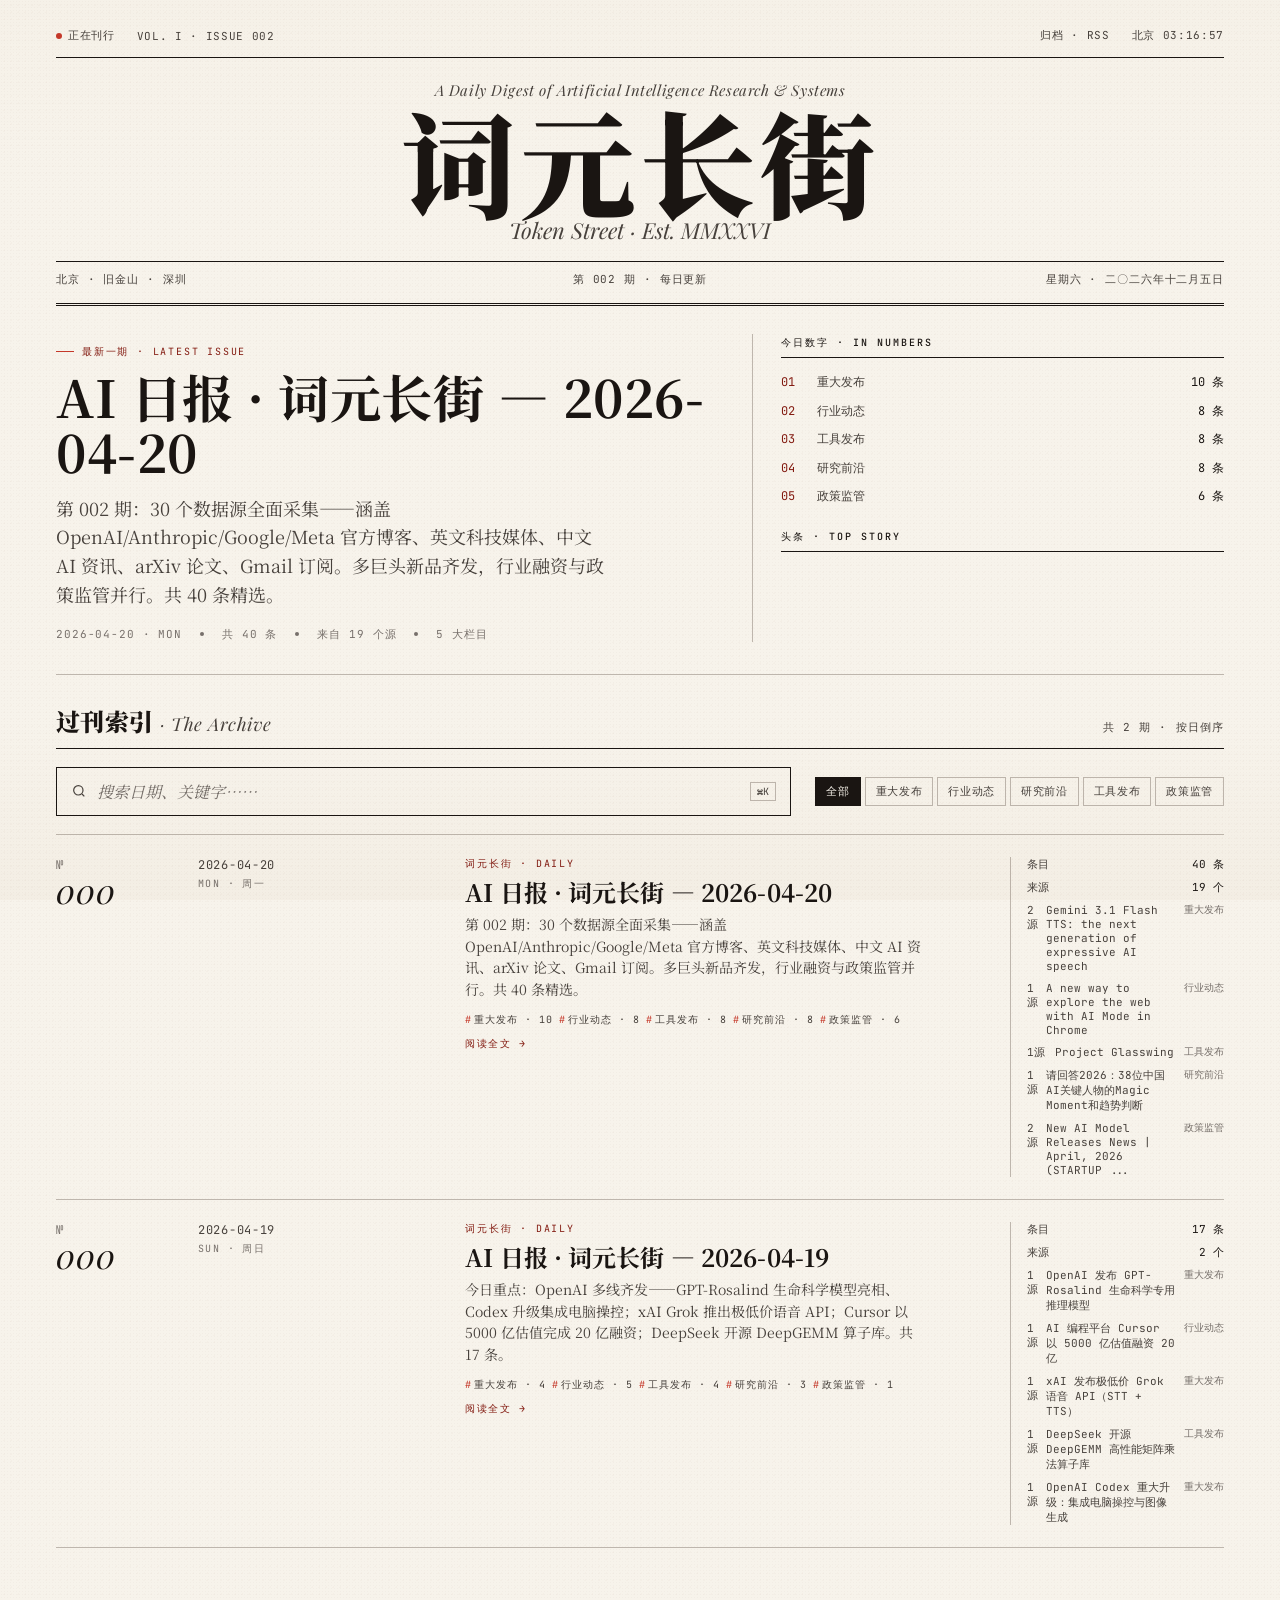
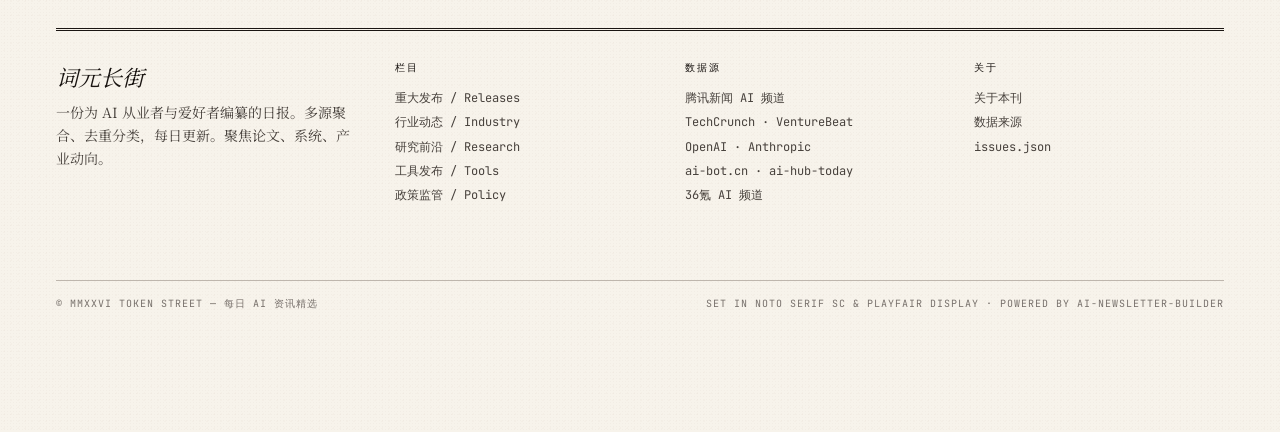
<file: index.html>
<!-- layout: newspaper-editorial -->
<!doctype html>
<html lang="zh-CN">
<head>
  <meta charset="utf-8">
  <meta name="viewport" content="width=device-width,initial-scale=1">
  <title>词元长街 — 每日 AI 资讯精选</title>
  <meta name="description" content="词元长街 — 多源聚合 · 去重分类 · 每日更新">
  <style>/* ── AI 日报 · 报纸印刷风格 ─────────────────────────────────────────────────
 * 设计参照：机器之眸 editorial style
 * 字体：Noto Serif SC · Playfair Display · JetBrains Mono
 * 色调：暖纸色底 + 墨黑字 + 朱砂红点缀
 */

@import url('https://fonts.googleapis.com/css2?family=Noto+Serif+SC:wght@300;400;500;600;700;900&family=Playfair+Display:ital,wght@0,400;0,700;0,900;1,400;1,700&family=JetBrains+Mono:wght@300;400;500&display=swap');

/* ─── Design Tokens ──────────────────────────────────────────────────────── */
:root {
  --paper:      oklch(0.965 0.012 85);
  --paper-2:    oklch(0.935 0.015 82);
  --rule:       oklch(0.78 0.015 70);
  --ink:        oklch(0.20 0.010 60);
  --ink-soft:   oklch(0.38 0.012 60);
  --ink-mute:   oklch(0.55 0.012 60);
  --accent:     oklch(0.55 0.18 30);
  --accent-ink: oklch(0.40 0.14 30);

  --serif:   "Noto Serif SC", "Songti SC", "SimSun", serif;
  --display: "Playfair Display", "Noto Serif SC", serif;
  --mono:    "JetBrains Mono", ui-monospace, monospace;
}

/* ─── Reset ──────────────────────────────────────────────────────────────── */
*, *::before, *::after { box-sizing: border-box; margin: 0; padding: 0; }

/* ─── Base ───────────────────────────────────────────────────────────────── */
html, body {
  background: var(--paper);
  color: var(--ink);
  font-family: var(--serif);
  -webkit-font-smoothing: antialiased;
}

body {
  background-image:
    radial-gradient(oklch(0.88 0.02 75 / .18) 1px, transparent 1px),
    radial-gradient(oklch(0.88 0.02 75 / .12) 1px, transparent 1px);
  background-size: 3px 3px, 7px 7px;
  background-position: 0 0, 1px 2px;
}

a { color: inherit; text-decoration: none; }

/* ─── Paper Wrapper ──────────────────────────────────────────────────────── */
.paper {
  max-width: 1280px;
  margin: 0 auto;
  padding: 28px 56px 120px;
  position: relative;
}

.paper::before {
  content: "";
  position: fixed;
  inset: 0;
  pointer-events: none;
  z-index: 1;
  background:
    linear-gradient(180deg, oklch(0.92 0.02 80 / .08), transparent 20%, transparent 80%, oklch(0.85 0.03 75 / .10));
  mix-blend-mode: multiply;
}

/* ─── Top Bar ────────────────────────────────────────────────────────────── */
.topbar {
  display: flex;
  justify-content: space-between;
  align-items: center;
  font-family: var(--mono);
  font-size: 11px;
  letter-spacing: .06em;
  color: var(--ink-soft);
  text-transform: uppercase;
  padding-bottom: 14px;
  border-bottom: 1px solid var(--ink);
}

.topbar .left,
.topbar .right { display: flex; gap: 22px; align-items: center; }

.topbar .dot {
  width: 6px; height: 6px;
  border-radius: 50%;
  background: var(--accent);
  display: inline-block;
  margin-right: 6px;
  vertical-align: middle;
}

/* ─── Masthead ───────────────────────────────────────────────────────────── */
.masthead {
  text-align: center;
  padding: 22px 0 6px;
  border-bottom: 3px double var(--ink);
}

.masthead .kicker {
  font-family: var(--display);
  font-style: italic;
  font-weight: 400;
  font-size: 15px;
  color: var(--ink-soft);
  letter-spacing: .04em;
}

.masthead h1 {
  font-family: var(--serif);
  font-weight: 900;
  font-size: clamp(72px, 9vw, 140px);
  line-height: .95;
  margin: 6px 0 4px;
  letter-spacing: .04em;
}

.masthead h1 .cn {
  display: inline-block;
  position: relative;
}

.masthead h1 .cn::after {
  content: "";
  position: absolute;
  left: -8px; right: -8px; bottom: 8px;
  height: 14px;
  background: var(--accent);
  opacity: .18;
  z-index: -1;
  border-radius: 2px;
}

.masthead .en {
  font-family: var(--display);
  font-style: italic;
  font-weight: 400;
  font-size: 22px;
  color: var(--ink-soft);
  margin-top: -4px;
}

.masthead .meta-strip {
  display: grid;
  grid-template-columns: 1fr auto 1fr;
  align-items: center;
  font-family: var(--mono);
  font-size: 11px;
  letter-spacing: .08em;
  text-transform: uppercase;
  color: var(--ink-soft);
  padding: 10px 0;
  border-top: 1px solid var(--ink);
  margin-top: 16px;
}

.masthead .meta-strip .c { text-align: center; }
.masthead .meta-strip .l { text-align: left; }
.masthead .meta-strip .r { text-align: right; }

/* ─── Tool Row ───────────────────────────────────────────────────────────── */
.toolrow {
  display: grid;
  grid-template-columns: 1fr auto;
  gap: 24px;
  padding: 18px 0;
  border-bottom: 1px solid var(--rule);
  align-items: center;
}

.search {
  display: flex;
  align-items: center;
  gap: 10px;
  border: 1px solid var(--ink);
  padding: 8px 14px;
  background: transparent;
}

.search svg { flex: 0 0 auto; color: var(--ink-soft); }

.search input {
  border: 0;
  background: transparent;
  flex: 1;
  outline: none;
  font-family: var(--serif);
  font-size: 16px;
  color: var(--ink);
  padding: 4px 0;
}

.search input::placeholder { color: var(--ink-mute); font-style: italic; }

.search kbd {
  font-family: var(--mono);
  font-size: 10px;
  padding: 2px 6px;
  border: 1px solid var(--rule);
  color: var(--ink-soft);
}

.filters { display: flex; gap: 4px; flex-wrap: wrap; }

.chip {
  font-family: var(--mono);
  font-size: 11px;
  letter-spacing: .06em;
  text-transform: uppercase;
  padding: 6px 10px;
  border: 1px solid var(--rule);
  color: var(--ink-soft);
  cursor: pointer;
  background: transparent;
}

.chip:hover { border-color: var(--ink); color: var(--ink); }
.chip.on    { background: var(--ink); color: var(--paper); border-color: var(--ink); }

/* ─── Featured (Homepage) ────────────────────────────────────────────────── */
.featured {
  display: grid;
  grid-template-columns: 1.4fr 1fr;
  gap: 36px;
  padding: 28px 0 32px;
  border-bottom: 1px solid var(--rule);
}

.feat-tag {
  font-family: var(--mono);
  font-size: 10px;
  letter-spacing: .18em;
  text-transform: uppercase;
  color: var(--accent-ink);
  display: inline-flex;
  align-items: center;
  gap: 8px;
}

.feat-tag::before { content: ""; width: 18px; height: 1px; background: var(--accent); }

.featured h2 {
  font-family: var(--serif);
  font-weight: 700;
  line-height: 1.08;
  letter-spacing: .01em;
  font-size: clamp(36px, 4vw, 56px);
  margin: 10px 0 14px;
}

.featured h2 a:hover { color: var(--accent); }

.featured .dek {
  font-size: 18px;
  line-height: 1.6;
  color: var(--ink-soft);
  max-width: 56ch;
  margin: 0 0 18px;
}

.featured .byline {
  font-family: var(--mono);
  font-size: 11px;
  letter-spacing: .08em;
  text-transform: uppercase;
  color: var(--ink-mute);
  display: flex;
  gap: 18px;
  flex-wrap: wrap;
  align-items: center;
}

.featured .byline .sep {
  width: 4px; height: 4px;
  background: var(--ink-mute);
  border-radius: 50%;
}

.featured .aside {
  border-left: 1px solid var(--rule);
  padding-left: 28px;
  font-family: var(--mono);
  font-size: 12px;
  line-height: 1.7;
  color: var(--ink-soft);
}

.featured .aside h4 {
  font-family: var(--mono);
  font-weight: 500;
  font-size: 10px;
  letter-spacing: .2em;
  text-transform: uppercase;
  color: var(--ink);
  margin: 0 0 10px;
  padding-bottom: 6px;
  border-bottom: 1px solid var(--ink);
}

.featured .aside ul { list-style: none; padding: 0; margin: 0 0 18px; }

.featured .aside li {
  display: grid;
  grid-template-columns: 28px 1fr auto;
  gap: 8px;
  padding: 4px 0;
}

.featured .aside li .n { color: var(--accent-ink); }
.featured .aside li .v { color: var(--ink); text-align: right; }

/* ─── Section Head ───────────────────────────────────────────────────────── */
.section-head {
  display: flex;
  justify-content: space-between;
  align-items: baseline;
  padding: 28px 0 10px;
  border-bottom: 1px solid var(--ink);
}

.section-head h3 {
  font-family: var(--serif);
  font-weight: 900;
  font-size: 24px;
  margin: 0;
  letter-spacing: .02em;
}

.section-head .meta {
  font-family: var(--mono);
  font-size: 11px;
  color: var(--ink-soft);
  letter-spacing: .1em;
  text-transform: uppercase;
}

/* ─── Issue List (Homepage) ──────────────────────────────────────────────── */
.issues { list-style: none; margin: 0; padding: 0; }

.issue {
  display: grid;
  grid-template-columns: 110px 1.1fr 2.4fr 1fr;
  gap: 32px;
  padding: 22px 0;
  border-bottom: 1px solid var(--rule);
  align-items: start;
  cursor: pointer;
  transition: background .15s ease;
}

.issue:hover { background: oklch(0.97 0.02 80); }
.issue:hover .issue-title { color: var(--accent); }

.issue .num {
  font-family: var(--mono);
  font-size: 12px;
  letter-spacing: .08em;
  color: var(--ink-mute);
  display: flex;
  flex-direction: column;
  gap: 4px;
}

.issue .num .big {
  font-family: var(--display);
  font-style: italic;
  font-weight: 400;
  font-size: 34px;
  color: var(--ink);
  line-height: 1;
  margin-top: -4px;
}

.issue .idate {
  font-family: var(--mono);
  font-size: 12px;
  color: var(--ink-soft);
  letter-spacing: .06em;
}

.issue .idate .dow {
  display: block;
  text-transform: uppercase;
  color: var(--ink-mute);
  font-size: 10px;
  letter-spacing: .14em;
  margin-top: 4px;
}

.issue .ibody { padding-right: 12px; }

.issue .eyebrow {
  font-family: var(--mono);
  font-size: 10px;
  letter-spacing: .18em;
  text-transform: uppercase;
  color: var(--accent-ink);
  margin-bottom: 6px;
}

.issue-title {
  font-family: var(--serif);
  font-weight: 700;
  font-size: 24px;
  line-height: 1.22;
  margin: 0 0 8px;
  letter-spacing: .005em;
  transition: color .15s;
}

.issue .idek {
  font-size: 14px;
  line-height: 1.55;
  color: var(--ink-soft);
  margin: 0 0 10px;
  max-width: 58ch;
}

.issue .itags { display: flex; gap: 6px; flex-wrap: wrap; margin-top: 4px; }

.tag {
  font-family: var(--mono);
  font-size: 10px;
  letter-spacing: .1em;
  text-transform: uppercase;
  color: var(--ink-soft);
  padding: 2px 0;
}

.tag::before { content: "#"; color: var(--accent); margin-right: 2px; }

.issue .iside {
  font-family: var(--mono);
  font-size: 11px;
  color: var(--ink-soft);
  display: flex;
  flex-direction: column;
  gap: 8px;
  border-left: 1px solid var(--rule);
  padding-left: 16px;
}

.issue .iside .row { display: flex; justify-content: space-between; gap: 8px; }
.issue .iside .row span:last-child { color: var(--ink); }

.issue .readmore {
  font-family: var(--mono);
  font-size: 10px;
  letter-spacing: .16em;
  text-transform: uppercase;
  color: var(--accent-ink);
  margin-top: 6px;
  display: inline-flex;
  align-items: center;
  gap: 6px;
}

/* ─── Category Label (Issue Page) ────────────────────────────────────────── */
.cat-head {
  display: flex;
  justify-content: space-between;
  align-items: baseline;
  padding: 28px 0 10px;
  border-bottom: 1px solid var(--ink);
  margin-top: 8px;
}

.cat-head .cat-name {
  font-family: var(--serif);
  font-weight: 900;
  font-size: 22px;
  letter-spacing: .02em;
}

.cat-head .cat-en {
  font-family: var(--display);
  font-style: italic;
  font-weight: 400;
  color: var(--ink-soft);
  font-size: 16px;
  margin-left: 10px;
}

.cat-head .cat-count {
  font-family: var(--mono);
  font-size: 11px;
  color: var(--ink-soft);
  letter-spacing: .1em;
  text-transform: uppercase;
}

/* ─── Article Items (Issue Page) ─────────────────────────────────────────── */
.articles { list-style: none; margin: 0; padding: 0; }

.article {
  display: grid;
  grid-template-columns: 72px 1fr;
  gap: 28px;
  padding: 22px 0;
  border-bottom: 1px solid var(--rule);
  align-items: start;
}

.article.multi-source {
  border-left: 3px solid var(--accent);
  padding-left: 14px;
  margin-left: -17px;
}

.article .art-num {
  font-family: var(--mono);
  font-size: 11px;
  letter-spacing: .06em;
  color: var(--ink-mute);
  display: flex;
  flex-direction: column;
  gap: 4px;
  padding-top: 2px;
}

.article .art-num .art-n {
  font-family: var(--display);
  font-style: italic;
  font-size: 26px;
  color: var(--ink);
  line-height: 1;
}

.article .art-eyebrow {
  font-family: var(--mono);
  font-size: 10px;
  letter-spacing: .18em;
  text-transform: uppercase;
  color: var(--accent-ink);
  margin-bottom: 6px;
  display: inline-flex;
  align-items: center;
  gap: 8px;
}

.article .art-eyebrow::before { content: ""; width: 12px; height: 1px; background: var(--accent); }

.article h3 {
  font-family: var(--serif);
  font-weight: 700;
  font-size: 21px;
  line-height: 1.22;
  letter-spacing: .005em;
  margin: 0 0 8px;
}

.article h3 a { color: var(--ink); }
.article h3 a:hover { color: var(--accent); }

.article .art-dek {
  font-size: 15px;
  line-height: 1.6;
  color: var(--ink-soft);
  margin: 0 0 10px;
  max-width: 64ch;
}

.article .art-dek ul { padding-left: 18px; margin-top: 6px; }
.article .art-dek li { margin-bottom: 3px; }
.article .art-dek strong { color: var(--ink); font-weight: 700; }

.article .art-meta {
  font-family: var(--mono);
  font-size: 10px;
  letter-spacing: .08em;
  text-transform: uppercase;
  color: var(--ink-mute);
  display: flex;
  gap: 14px;
  flex-wrap: wrap;
  align-items: center;
  margin-bottom: 8px;
}

.article .art-meta .sep {
  width: 3px; height: 3px;
  background: var(--ink-mute);
  border-radius: 50%;
}

.article .art-meta .src-count { color: var(--accent-ink); }

.article .art-tags { display: flex; gap: 6px; flex-wrap: wrap; margin-bottom: 8px; }

.badge {
  font-family: var(--mono);
  font-size: 10px;
  letter-spacing: .08em;
  text-transform: uppercase;
  color: var(--ink-soft);
  padding: 2px 6px;
  border: 1px solid var(--rule);
}

.badge-hot {
  background: var(--accent);
  color: var(--paper);
  border-color: var(--accent);
}

.article .art-link {
  font-family: var(--mono);
  font-size: 10px;
  letter-spacing: .16em;
  text-transform: uppercase;
  color: var(--accent-ink);
  display: inline-flex;
  align-items: center;
  gap: 6px;
}

.article .art-link:hover { color: var(--accent); }

.article .alt-urls {
  margin-top: 8px;
  font-family: var(--mono);
  font-size: 10px;
  color: var(--ink-mute);
}

.article .alt-urls summary {
  cursor: pointer;
  letter-spacing: .08em;
  text-transform: uppercase;
}

.article .alt-urls ul { list-style: none; padding-left: 12px; margin-top: 6px; }
.article .alt-urls li { padding: 2px 0; }
.article .alt-urls li a:hover { color: var(--accent); }

/* ─── Highlights Block (Issue Page) ─────────────────────────────────────── */
.highlights-block {
  display: grid;
  grid-template-columns: 1.4fr 1fr;
  gap: 36px;
  padding: 28px 0 32px;
  border-bottom: 1px solid var(--rule);
}

.highlights-block .hl-title {
  font-family: var(--mono);
  font-size: 10px;
  letter-spacing: .18em;
  text-transform: uppercase;
  color: var(--accent-ink);
  display: inline-flex;
  align-items: center;
  gap: 8px;
  margin-bottom: 10px;
}

.highlights-block .hl-title::before { content: ""; width: 18px; height: 1px; background: var(--accent); }

.highlights-block h2 {
  font-family: var(--serif);
  font-weight: 700;
  font-size: clamp(26px, 2.5vw, 36px);
  line-height: 1.1;
  margin: 0 0 14px;
  letter-spacing: .01em;
}

.hl-list {
  list-style: none;
  padding: 0;
  margin: 0;
  counter-reset: hl;
}

.hl-list li {
  display: grid;
  grid-template-columns: 22px 1fr;
  gap: 10px;
  padding: 7px 0;
  border-bottom: 1px solid var(--rule);
  font-size: 14px;
  line-height: 1.55;
  color: var(--ink-soft);
  counter-increment: hl;
}

.hl-list li::before {
  content: counter(hl, decimal-leading-zero);
  font-family: var(--mono);
  font-size: 10px;
  color: var(--accent-ink);
  padding-top: 3px;
}

.hl-list li a { color: var(--ink); }
.hl-list li a:hover { color: var(--accent); }
.hl-list li strong { color: var(--ink); }

.stats-aside {
  border-left: 1px solid var(--rule);
  padding-left: 28px;
  font-family: var(--mono);
  font-size: 12px;
  line-height: 1.7;
  color: var(--ink-soft);
}

.stats-aside h4 {
  font-family: var(--mono);
  font-weight: 500;
  font-size: 10px;
  letter-spacing: .2em;
  text-transform: uppercase;
  color: var(--ink);
  margin: 0 0 10px;
  padding-bottom: 6px;
  border-bottom: 1px solid var(--ink);
}

.stats-aside ul { list-style: none; padding: 0; margin: 0 0 18px; }

.stats-aside li {
  display: grid;
  grid-template-columns: 26px 1fr auto;
  gap: 8px;
  padding: 4px 0;
}

.stats-aside li .n { color: var(--accent-ink); }
.stats-aside li .v { color: var(--ink); text-align: right; }

/* ─── Issue Navigation ───────────────────────────────────────────────────── */
.issue-nav {
  display: flex;
  justify-content: space-between;
  align-items: center;
  padding: 24px 0 0;
  font-family: var(--mono);
  font-size: 11px;
  letter-spacing: .1em;
  text-transform: uppercase;
  color: var(--ink-soft);
  border-top: 1px solid var(--rule);
  margin-top: 20px;
}

.issue-nav a:hover { color: var(--accent); }

/* ─── Empty State ────────────────────────────────────────────────────────── */
.empty {
  padding: 60px;
  text-align: center;
  color: var(--ink-mute);
  font-style: italic;
}

/* ─── Footer ─────────────────────────────────────────────────────────────── */
footer.site-footer {
  margin-top: 80px;
  padding-top: 28px;
  border-top: 3px double var(--ink);
  display: grid;
  grid-template-columns: 1.2fr 1fr 1fr 1fr;
  gap: 40px;
  font-family: var(--mono);
  font-size: 12px;
  color: var(--ink-soft);
  line-height: 1.7;
}

footer.site-footer h5 {
  font-family: var(--mono);
  font-weight: 500;
  font-size: 10px;
  letter-spacing: .2em;
  text-transform: uppercase;
  color: var(--ink);
  margin: 0 0 10px;
}

.colophon {
  font-family: var(--serif);
  font-size: 14px;
  line-height: 1.65;
  color: var(--ink-soft);
}

.colophon .brand {
  font-family: var(--display);
  font-style: italic;
  font-size: 22px;
  color: var(--ink);
  display: block;
  margin-bottom: 6px;
}

footer.site-footer ul { list-style: none; padding: 0; margin: 0; }
footer.site-footer li { padding: 2px 0; }
footer.site-footer li a:hover { color: var(--accent); }

.bottom {
  grid-column: 1 / -1;
  margin-top: 32px;
  padding-top: 14px;
  border-top: 1px solid var(--rule);
  display: flex;
  justify-content: space-between;
  font-family: var(--mono);
  font-size: 10px;
  letter-spacing: .1em;
  text-transform: uppercase;
  color: var(--ink-mute);
}

/* ─── Responsive ─────────────────────────────────────────────────────────── */
@media (max-width: 900px) {
  .paper { padding: 20px 20px 80px; }

  .featured,
  .highlights-block { grid-template-columns: 1fr; }

  .featured .aside,
  .stats-aside {
    border-left: 0;
    border-top: 1px solid var(--rule);
    padding-left: 0;
    padding-top: 20px;
  }

  .issue { grid-template-columns: 1fr; gap: 10px; }
  .issue .iside { border-left: 0; padding-left: 0; border-top: 1px dashed var(--rule); padding-top: 10px; }

  .article { grid-template-columns: 1fr; gap: 4px; }
  .article .art-num { display: none; }
  .article.multi-source { margin-left: 0; padding-left: 12px; }

  footer.site-footer { grid-template-columns: 1fr 1fr; }
  .toolrow { grid-template-columns: 1fr; }
}

@media (max-width: 540px) {
  footer.site-footer { grid-template-columns: 1fr; }
}
</style>
  <link rel="alternate" type="application/rss+xml" title="词元长街 RSS" href="feed.xml">
</head>
<body>
<main class="paper">

  <!-- ====== TOP BAR ====== -->
  <div class="topbar">
    <div class="left">
      <span><span class="dot"></span>正在刊行</span>
      <span id="topbar-issue">VOL. I</span>
    </div>
    <div class="right">
      <span>归档 · RSS</span>
      <span id="clock">— : —</span>
    </div>
  </div>

  <!-- ====== MASTHEAD ====== -->
  <header class="masthead">
    <div class="kicker">A Daily Digest of Artificial Intelligence Research &amp; Systems</div>
    <h1><span class="cn">词元长街</span></h1>
    <div class="en">Token Street &middot; Est. MMXXVI</div>
    <div class="meta-strip">
      <span class="l">北京 · 旧金山 · 深圳</span>
      <span class="c" id="issue-count">载入中……</span>
      <span class="r" id="today">载入中……</span>
    </div>
  </header>

  <!-- ====== FEATURED (由 JS 填充) ====== -->
  <section class="featured" id="featured" style="display:none">
    <div>
      <div class="feat-tag">最新一期 · LATEST ISSUE</div>
      <h2 id="feat-title"><a id="feat-link" href="#"></a></h2>
      <p class="dek" id="feat-summary"></p>
      <div class="byline" id="feat-byline"></div>
    </div>
    <aside class="aside">
      <h4>今日数字 · IN NUMBERS</h4>
      <ul id="feat-numbers"></ul>
      <h4>头条 · TOP STORY</h4>
      <p id="feat-quote" style="font-family:var(--serif);font-size:14px;line-height:1.6;color:var(--ink);font-style:italic;margin:0"></p>
      <p id="feat-quote-attr" style="margin:6px 0 0;font-family:var(--mono);font-size:10px;letter-spacing:.14em;text-transform:uppercase;color:var(--ink-mute)"></p>
    </aside>
  </section>

  <!-- ====== ARCHIVE ====== -->
  <div class="section-head">
    <h3>过刊索引 <span style="font-family:var(--display);font-style:italic;font-weight:400;color:var(--ink-soft);font-size:18px">· The Archive</span></h3>
    <span class="meta" id="countline">载入中……</span>
  </div>

  <!-- Search + Filters -->
  <div class="toolrow">
    <label class="search" for="q">
      <svg width="16" height="16" viewBox="0 0 24 24" fill="none" stroke="currentColor" stroke-width="1.8"><circle cx="11" cy="11" r="7"/><path d="m20 20-3.5-3.5"/></svg>
      <input id="q" type="search" placeholder="搜索日期、关键字……" autocomplete="off"/>
      <kbd>⌘K</kbd>
    </label>
    <div class="filters" id="filters">
      <button class="chip on" data-cat="">全部</button>
      <button class="chip" data-cat="major-release">重大发布</button>
      <button class="chip" data-cat="industry-business">行业动态</button>
      <button class="chip" data-cat="research-frontier">研究前沿</button>
      <button class="chip" data-cat="tools-release">工具发布</button>
      <button class="chip" data-cat="policy-regulation">政策监管</button>
    </div>
  </div>

  <ul class="issues" id="issues-list"></ul>
  <div id="noresults" class="empty" style="display:none">未找到匹配条目。</div>

  <!-- ====== FOOTER ====== -->
  <footer class="site-footer">
    <div class="colophon">
      <span class="brand">词元长街</span>
      一份为 AI 从业者与爱好者编纂的日报。多源聚合、去重分类，每日更新。聚焦论文、系统、产业动向。
    </div>
    <div>
      <h5>栏目</h5>
      <ul>
        <li><a href="#">重大发布 / Releases</a></li>
        <li><a href="#">行业动态 / Industry</a></li>
        <li><a href="#">研究前沿 / Research</a></li>
        <li><a href="#">工具发布 / Tools</a></li>
        <li><a href="#">政策监管 / Policy</a></li>
      </ul>
    </div>
    <div>
      <h5>数据源</h5>
      <ul>
        <li>腾讯新闻 AI 频道</li>
        <li>TechCrunch · VentureBeat</li>
        <li>OpenAI · Anthropic</li>
        <li>ai-bot.cn · ai-hub-today</li>
        <li>36氪 AI 频道</li>
      </ul>
    </div>
    <div>
      <h5>关于</h5>
      <ul>
        <li><a href="#">关于本刊</a></li>
        <li><a href="#">数据来源</a></li>
        <li><a href="data/issues.json">issues.json</a></li>
      </ul>
    </div>
    <div class="bottom">
      <span>© MMXXVI Token Street &mdash; 每日 AI 资讯精选</span>
      <span>Set in Noto Serif SC &amp; Playfair Display &middot; Powered by ai-newsletter-builder</span>
    </div>
  </footer>

</main>

<script>
(function () {
  /* ── 日期时钟 ────────────────────────────────────────────────────── */
  const cnNum = n => '〇一二三四五六七八九'[n];
  const dows  = ['日','一','二','三','四','五','六'];

  function cnDate(d) {
    const y   = String(d.getFullYear()).split('').map(c => cnNum(+c)).join('');
    const m   = d.getMonth() + 1;
    const day = d.getDate();
    const mo  = m <= 10 ? cnNum(m) : (m === 11 ? '十一' : '十二');
    const t   = Math.floor(day / 10), o = day % 10;
    const da  = day < 10 ? cnNum(day)
              : day === 10 ? '十'
              : day < 20  ? '十' + cnNum(o)
              : t === 2   ? '二十' + (o ? cnNum(o) : '')
              :              '三十' + (o ? cnNum(o) : '');
    return `星期${dows[d.getDay()]} · ${y}年${mo}月${da}日`;
  }

  document.getElementById('today').textContent = cnDate(new Date());

  const tick = () => {
    const n = new Date();
    document.getElementById('clock').textContent =
      `北京 ${String(n.getHours()).padStart(2,'0')}:${String(n.getMinutes()).padStart(2,'0')}:${String(n.getSeconds()).padStart(2,'0')}`;
  };
  tick(); setInterval(tick, 1000);

  /* ── 常量 ───────────────────────────────────────────────────────── */
  const CAT = {
    'major-release':     '重大发布',
    'industry-business': '行业动态',
    'research-frontier': '研究前沿',
    'tools-release':     '工具发布',
    'policy-regulation': '政策监管'
  };
  const DOW_ZH = {SUN:'周日',MON:'周一',TUE:'周二',WED:'周三',THU:'周四',FRI:'周五',SAT:'周六'};

  /* ── 渲染逻辑 ───────────────────────────────────────────────────── */
  let ISSUES = [];
  let activeFilter = '';
  let query = '';

  function renderFeatured(it) {
    const sec = document.getElementById('featured');
    document.getElementById('feat-link').textContent = it.title;
    document.getElementById('feat-link').href = it.path;
    document.getElementById('feat-summary').textContent = it.summary;

    const d = new Date(it.date + 'T00:00:00');
    const dow = ['SUN','MON','TUE','WED','THU','FRI','SAT'][d.getDay()];
    document.getElementById('feat-byline').innerHTML =
      `<span>${it.date} · ${dow}</span>
       <span class="sep"></span>
       <span>共 ${it.item_count} 条</span>
       <span class="sep"></span>
       <span>来自 ${it.source_count} 个源</span>
       <span class="sep"></span>
       <span>5 大栏目</span>`;

    const nums = Object.entries(it.categories || {}).map(([slug, cnt], i) =>
      `<li><span class="n">${String(i+1).padStart(2,'0')}</span><span>${CAT[slug]||slug}</span><span class="v">${cnt} 条</span></li>`
    ).join('');
    document.getElementById('feat-numbers').innerHTML = nums;

    if (it.quote) {
      document.getElementById('feat-quote').textContent = `\u201c${it.quote}\u201d`;
      document.getElementById('feat-quote-attr').textContent = `\u2014\u2014 词元长街 ${it.date}`;
    }

    sec.style.display = '';
  }

  function renderList(list) {
    document.getElementById('countline').textContent =
      `共 ${list.length} 期 · 按日倒序` +
      (activeFilter ? ` · #${CAT[activeFilter]||activeFilter}` : '') +
      (query        ? ` · "${query}"` : '');

    document.getElementById('issues-list').innerHTML = list.map(it => {
      const catTags = Object.entries(it.categories || {}).map(([slug, cnt]) =>
        `<span class="tag">${CAT[slug]||slug} · ${cnt}</span>`
      ).join('');

      const topItems = (it.top_items || []).map(t =>
        `<div class="row">
          <span class="src-count">${t.source_count}源</span>
          <span><a href="${it.path}#${t.id||''}">${t.title}</a></span>
          <span style="font-family:var(--mono);font-size:10px;color:var(--ink-mute);white-space:nowrap">${CAT[t.category]||t.category}</span>
        </div>`
      ).join('');

      const d = new Date(it.date + 'T00:00:00');
      const dow = it.dow || ['SUN','MON','TUE','WED','THU','FRI','SAT'][d.getDay()];

      return `<li class="issue" onclick="location.href='${it.path}'">
        <div class="num">
          <span>№</span>
          <span class="big">${String(it.n || '').padStart(3,'0')}</span>
        </div>
        <div class="idate">
          ${it.date}
          <span class="dow">${dow} · ${DOW_ZH[dow]||dow}</span>
        </div>
        <div class="ibody">
          <div class="eyebrow">词元长街 · Daily</div>
          <div class="issue-title">${it.title}</div>
          <p class="idek">${it.summary||''}</p>
          <div class="itags">${catTags}</div>
          <span class="readmore">阅读全文 →</span>
        </div>
        <div class="iside">
          <div class="row"><span>条目</span><span>${it.item_count} 条</span></div>
          <div class="row"><span>来源</span><span>${it.source_count} 个</span></div>
          ${topItems}
        </div>
      </li>`;
    }).join('');

    document.getElementById('noresults').style.display = list.length ? 'none' : 'block';
  }

  function applyFilters() {
    const q = query.trim().toLowerCase();
    const list = ISSUES.filter(it => {
      if (activeFilter && !(it.categories || {})[activeFilter]) return false;
      if (!q) return true;
      return [it.title, it.summary, it.date].join(' ').toLowerCase().includes(q);
    });
    renderList(list);
  }

  /* ── 事件绑定 ───────────────────────────────────────────────────── */
  document.getElementById('q').addEventListener('input', e => {
    query = e.target.value; applyFilters();
  });

  document.querySelectorAll('#filters .chip').forEach(c => {
    c.addEventListener('click', () => {
      document.querySelectorAll('#filters .chip').forEach(x => x.classList.remove('on'));
      c.classList.add('on');
      activeFilter = c.dataset.cat;
      applyFilters();
    });
  });

  document.addEventListener('keydown', e => {
    if ((e.metaKey || e.ctrlKey) && e.key.toLowerCase() === 'k') {
      e.preventDefault();
      document.getElementById('q').focus();
    }
  });

  /* ── 加载数据 ───────────────────────────────────────────────────── */
  fetch('data/issues.json')
    .then(r => r.json())
    .then(data => {
      ISSUES = (data.issues || []).sort((a, b) => b.date.localeCompare(a.date));

      // 顶栏期号
      if (ISSUES.length) {
        const latest = ISSUES[0];
        document.getElementById('topbar-issue').textContent =
          `VOL. I · ISSUE ${String(latest.n || ISSUES.length).padStart(3,'0')}`;
        document.getElementById('issue-count').textContent =
          `第 ${String(latest.n || ISSUES.length).padStart(3,'0')} 期 · 每日更新`;
        renderFeatured(latest);
      }

      applyFilters();
    })
    .catch(() => {
      document.getElementById('countline').textContent = '加载失败，请刷新重试';
    });
})();
</script>
</body>
</html>
</file>
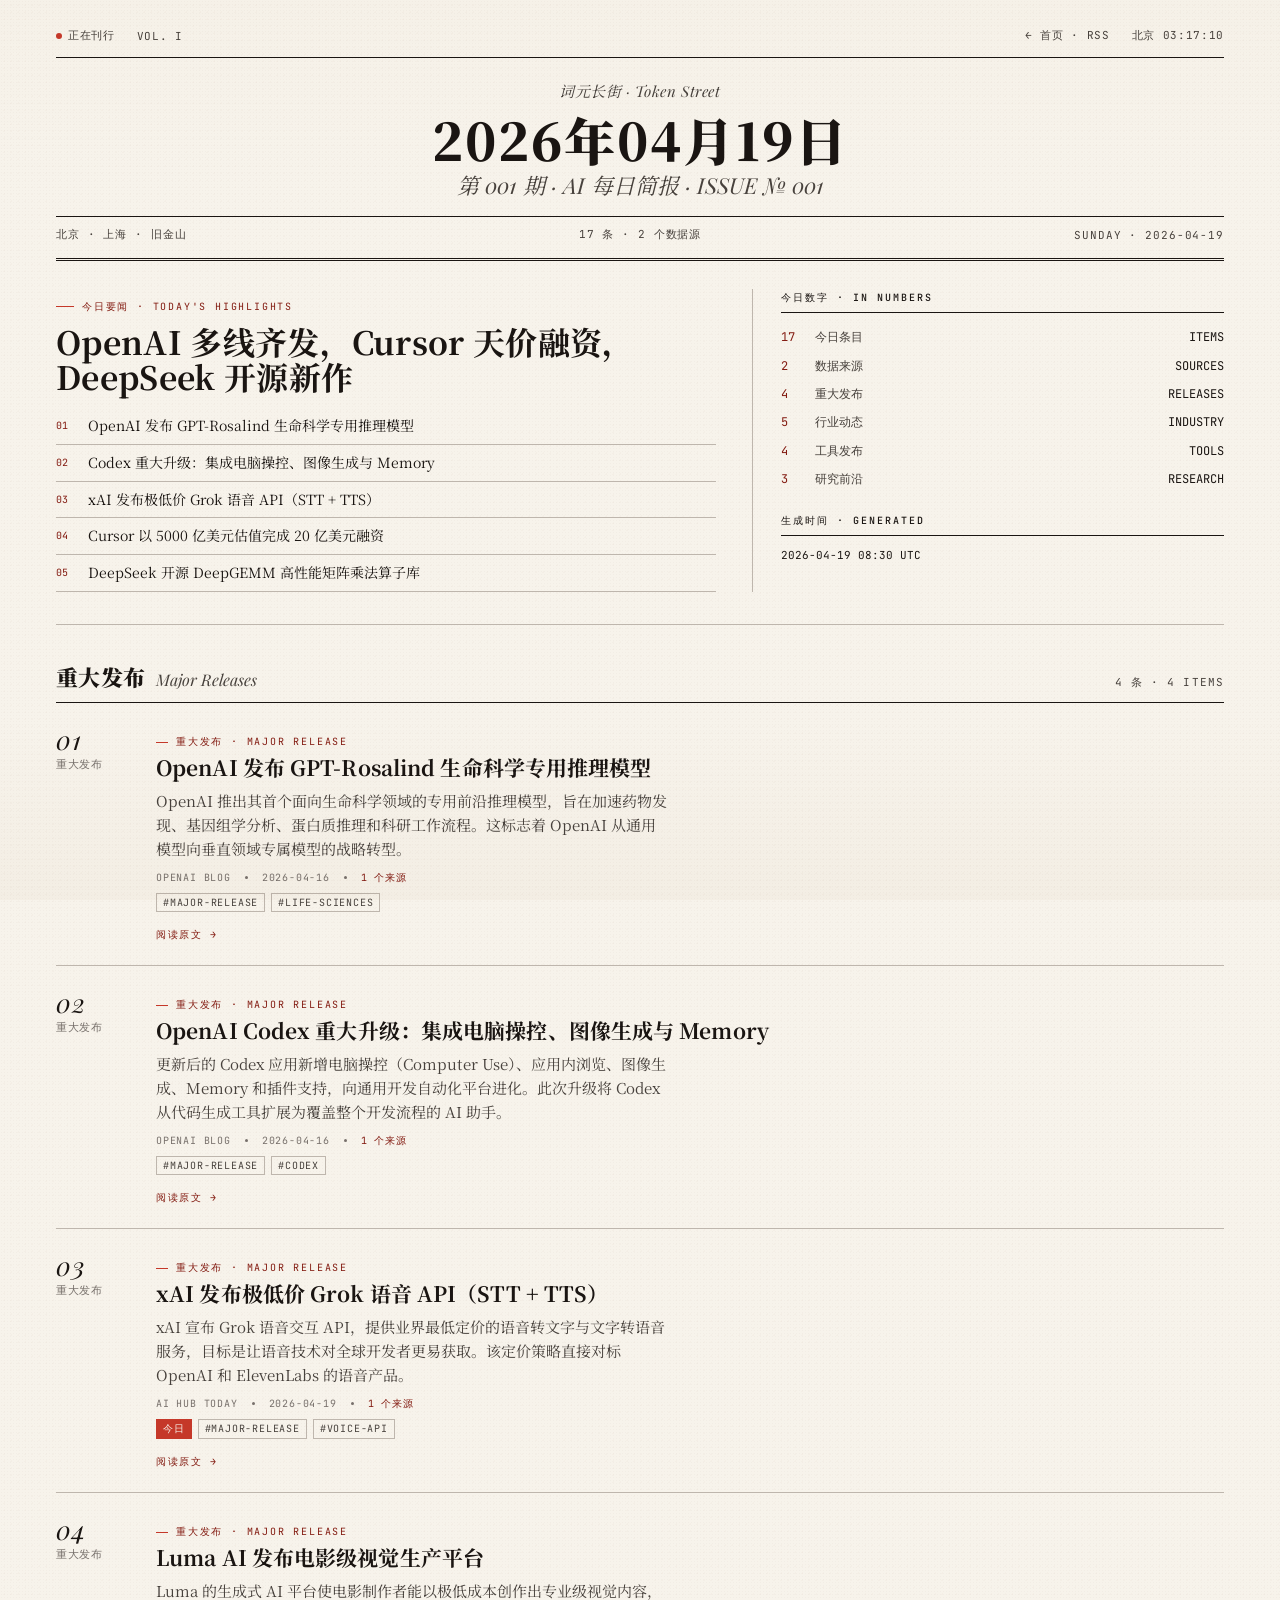
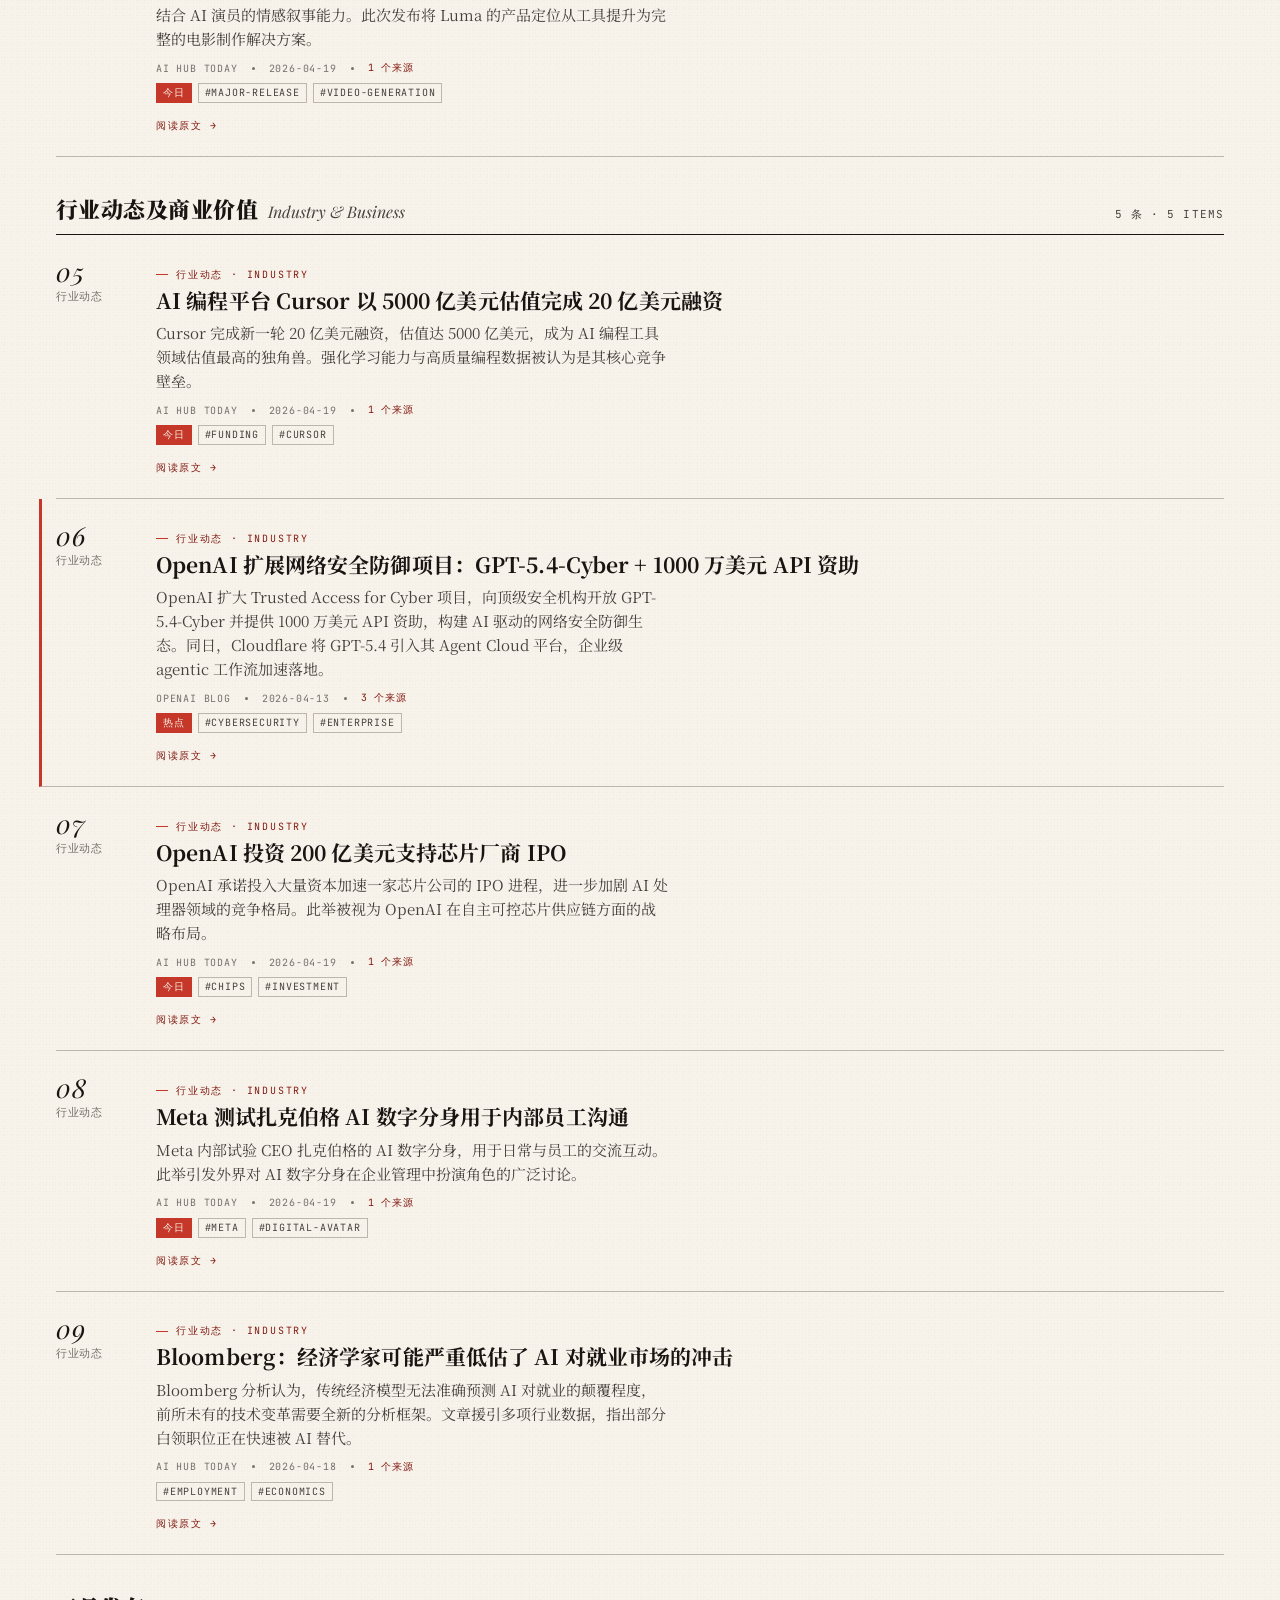
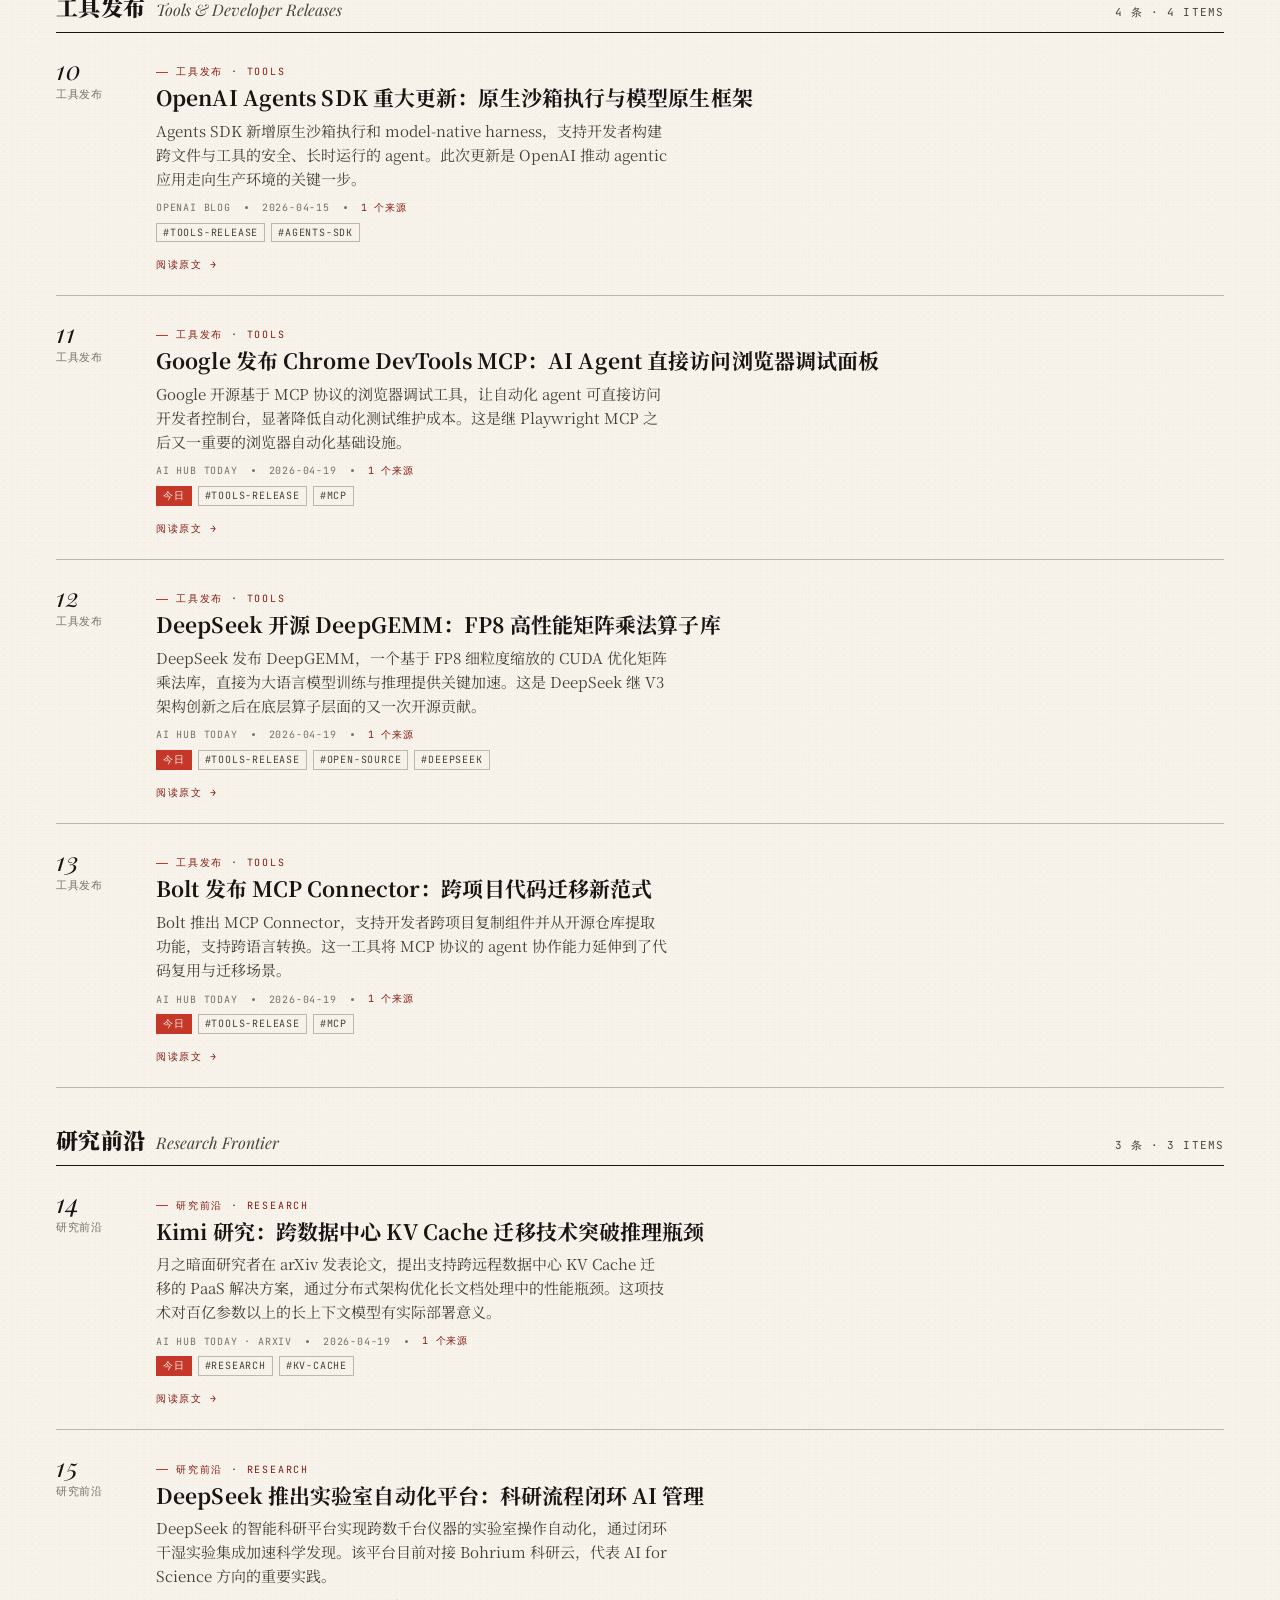
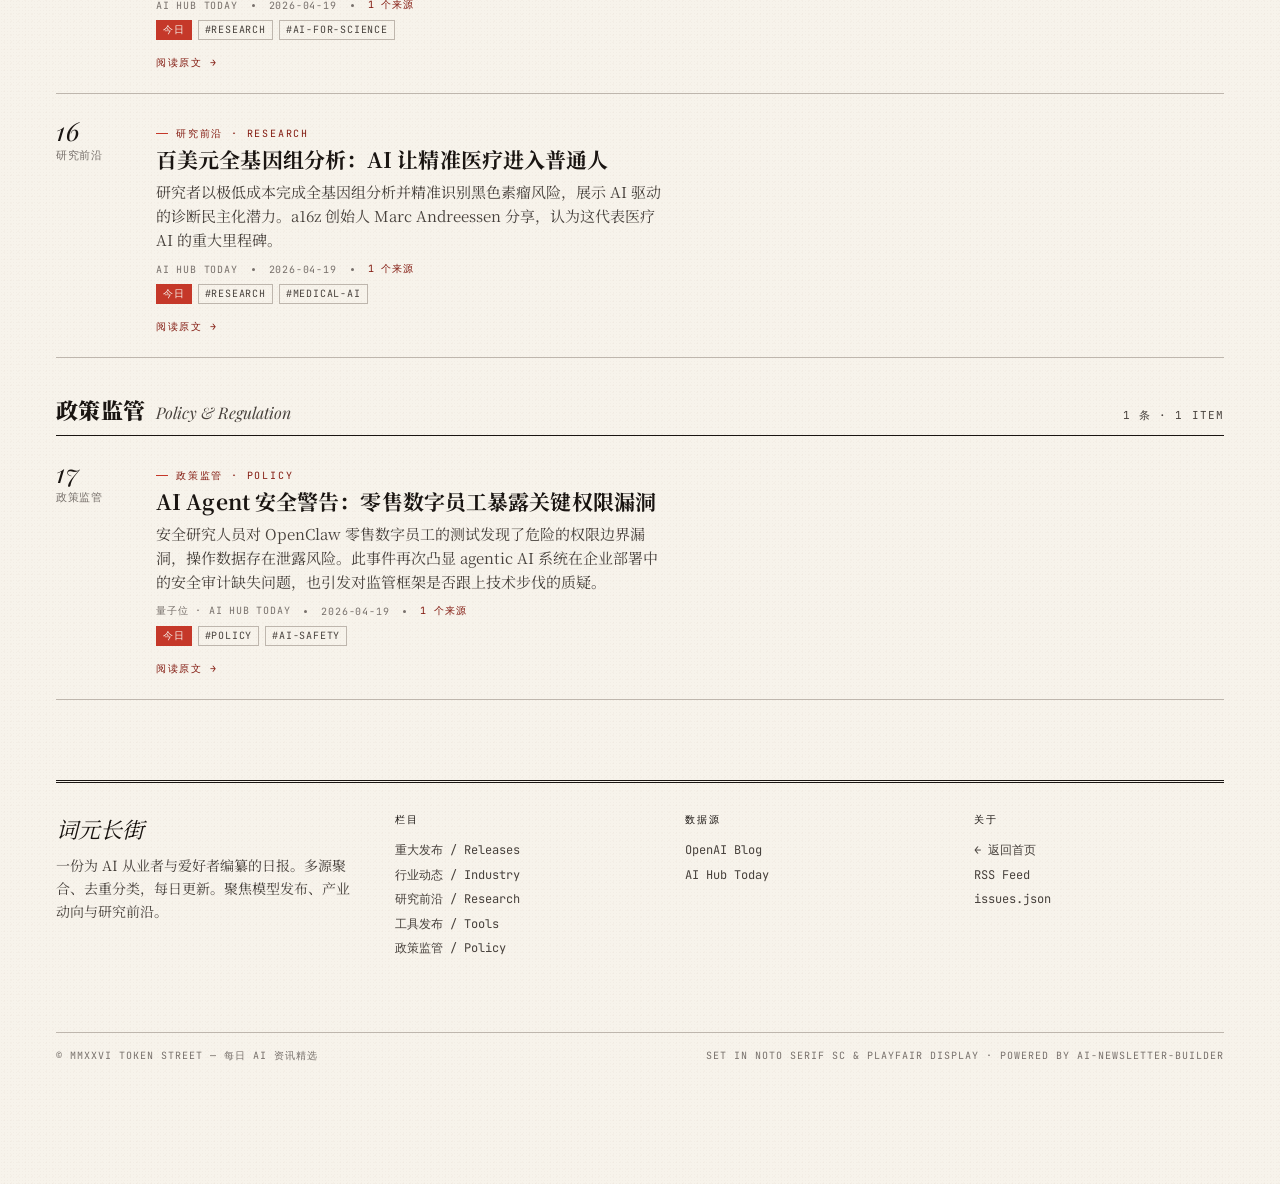
<file: issues/2026-04-19.html>
<!doctype html>
<!-- layout: editorial-longscroll -->
<html lang="zh-CN">
<head>
  <meta charset="utf-8">
  <meta name="viewport" content="width=device-width,initial-scale=1">
  <title>AI 日报 · 词元长街 — 2026-04-19</title>
  <meta name="description" content="今日重点：OpenAI 发布生命科学专用模型 GPT-Rosalind；Grok 推出极低价语音 API；Cursor 以 5000 亿美元估值融资 20 亿；DeepSeek 开源 DeepGEMM 高性能算子库。共 17 条，来自 2 个数据源。">
  <link rel="stylesheet" href="../assets/style.css">
  <link rel="alternate" type="application/rss+xml" title="AI 日报 · 词元长街 RSS" href="../feed.xml">
</head>
<body>
<main class="paper">

<!-- TOP BAR -->
<div class="topbar">
  <div class="left">
    <span><span class="dot"></span>正在刊行</span>
    <span>VOL. I</span>
  </div>
  <div class="right">
    <span><a href="../index.html" style="color:inherit">← 首页</a> · <a href="../feed.xml" style="color:inherit">RSS</a></span>
    <span id="live-clock">— : —</span>
  </div>
</div>

<!-- MASTHEAD -->
<header class="masthead">
  <div class="kicker"><a href="../index.html" style="color:inherit;text-decoration:none">词元长街 · Token Street</a></div>
  <h1 style="font-size:clamp(36px,4vw,52px);letter-spacing:.04em;line-height:1.1;margin:10px 0 6px">2026年04月19日</h1>
  <div class="en">第 001 期 &middot; AI 每日简报 &middot; ISSUE № 001</div>
  <div class="meta-strip">
    <span class="l">北京 · 上海 · 旧金山</span>
    <span class="c">17 条 · 2 个数据源</span>
    <span class="r">SUNDAY · 2026-04-19</span>
  </div>
</header>

<!-- HIGHLIGHTS BLOCK -->
<div class="highlights-block">
  <div>
    <div class="hl-title">今日要闻 · TODAY'S HIGHLIGHTS</div>
    <h2>OpenAI 多线齐发，Cursor 天价融资，DeepSeek 开源新作</h2>
    <ol class="hl-list">
      <li><a href="#item-1">OpenAI 发布 GPT-Rosalind 生命科学专用推理模型</a></li>
      <li><a href="#item-2">Codex 重大升级：集成电脑操控、图像生成与 Memory</a></li>
      <li><a href="#item-3">xAI 发布极低价 Grok 语音 API（STT + TTS）</a></li>
      <li><a href="#item-5">Cursor 以 5000 亿美元估值完成 20 亿美元融资</a></li>
      <li><a href="#item-12">DeepSeek 开源 DeepGEMM 高性能矩阵乘法算子库</a></li>
    </ol>
  </div>
  <aside class="stats-aside">
    <h4>今日数字 · IN NUMBERS</h4>
    <ul>
      <li><span class="n">17</span><span>今日条目</span><span class="v">ITEMS</span></li>
      <li><span class="n">2</span><span>数据来源</span><span class="v">SOURCES</span></li>
      <li><span class="n">4</span><span>重大发布</span><span class="v">RELEASES</span></li>
      <li><span class="n">5</span><span>行业动态</span><span class="v">INDUSTRY</span></li>
      <li><span class="n">4</span><span>工具发布</span><span class="v">TOOLS</span></li>
      <li><span class="n">3</span><span>研究前沿</span><span class="v">RESEARCH</span></li>
    </ul>
    <h4>生成时间 · GENERATED</h4>
    <p style="font-family:var(--mono);font-size:11px;color:var(--ink);margin:0">2026-04-19 08:30 UTC</p>
  </aside>
</div>

<!-- 重大发布 -->
<section class="category-section">
  <div class="cat-head">
    <div><span class="cat-name">重大发布</span><span class="cat-en"><em>Major Releases</em></span></div>
    <span class="cat-count mono">4 条 · 4 ITEMS</span>
  </div>
  <ul class="articles">
    <li class="article" id="item-1">
      <div class="art-num"><span class="art-n">01</span><span class="mono">重大发布</span></div>
      <div class="art-body">
        <div class="art-eyebrow mono">重大发布 · MAJOR RELEASE</div>
        <h3><a href="https://openai.com/index/introducing-gpt-rosalind" target="_blank" rel="noopener">OpenAI 发布 GPT-Rosalind 生命科学专用推理模型</a></h3>
        <p class="art-dek">OpenAI 推出其首个面向生命科学领域的专用前沿推理模型，旨在加速药物发现、基因组学分析、蛋白质推理和科研工作流程。这标志着 OpenAI 从通用模型向垂直领域专属模型的战略转型。</p>
        <div class="art-meta mono"><span>OpenAI Blog</span><span class="sep"></span><span>2026-04-16</span><span class="sep"></span><span class="src-count">1 个来源</span></div>
        <div class="art-tags"><span class="badge">#major-release</span><span class="badge">#life-sciences</span></div>
        <a class="art-link" href="https://openai.com/index/introducing-gpt-rosalind" target="_blank" rel="noopener">阅读原文 →</a>
      </div>
    </li>
    <li class="article" id="item-2">
      <div class="art-num"><span class="art-n">02</span><span class="mono">重大发布</span></div>
      <div class="art-body">
        <div class="art-eyebrow mono">重大发布 · MAJOR RELEASE</div>
        <h3><a href="https://openai.com/index/codex-for-almost-everything" target="_blank" rel="noopener">OpenAI Codex 重大升级：集成电脑操控、图像生成与 Memory</a></h3>
        <p class="art-dek">更新后的 Codex 应用新增电脑操控（Computer Use）、应用内浏览、图像生成、Memory 和插件支持，向通用开发自动化平台进化。此次升级将 Codex 从代码生成工具扩展为覆盖整个开发流程的 AI 助手。</p>
        <div class="art-meta mono"><span>OpenAI Blog</span><span class="sep"></span><span>2026-04-16</span><span class="sep"></span><span class="src-count">1 个来源</span></div>
        <div class="art-tags"><span class="badge">#major-release</span><span class="badge">#codex</span></div>
        <a class="art-link" href="https://openai.com/index/codex-for-almost-everything" target="_blank" rel="noopener">阅读原文 →</a>
      </div>
    </li>
    <li class="article" id="item-3">
      <div class="art-num"><span class="art-n">03</span><span class="mono">重大发布</span></div>
      <div class="art-body">
        <div class="art-eyebrow mono">重大发布 · MAJOR RELEASE</div>
        <h3><a href="https://x.ai/news/grok-stt-and-tts-apis" target="_blank" rel="noopener">xAI 发布极低价 Grok 语音 API（STT + TTS）</a></h3>
        <p class="art-dek">xAI 宣布 Grok 语音交互 API，提供业界最低定价的语音转文字与文字转语音服务，目标是让语音技术对全球开发者更易获取。该定价策略直接对标 OpenAI 和 ElevenLabs 的语音产品。</p>
        <div class="art-meta mono"><span>AI Hub Today</span><span class="sep"></span><span>2026-04-19</span><span class="sep"></span><span class="src-count">1 个来源</span></div>
        <div class="art-tags"><span class="badge badge-hot">今日</span><span class="badge">#major-release</span><span class="badge">#voice-api</span></div>
        <a class="art-link" href="https://x.ai/news/grok-stt-and-tts-apis" target="_blank" rel="noopener">阅读原文 →</a>
      </div>
    </li>
    <li class="article" id="item-4">
      <div class="art-num"><span class="art-n">04</span><span class="mono">重大发布</span></div>
      <div class="art-body">
        <div class="art-eyebrow mono">重大发布 · MAJOR RELEASE</div>
        <h3><a href="https://lumalabs.ai/news/luma-innovative-dreams" target="_blank" rel="noopener">Luma AI 发布电影级视觉生产平台</a></h3>
        <p class="art-dek">Luma 的生成式 AI 平台使电影制作者能以极低成本创作出专业级视觉内容，结合 AI 演员的情感叙事能力。此次发布将 Luma 的产品定位从工具提升为完整的电影制作解决方案。</p>
        <div class="art-meta mono"><span>AI Hub Today</span><span class="sep"></span><span>2026-04-19</span><span class="sep"></span><span class="src-count">1 个来源</span></div>
        <div class="art-tags"><span class="badge badge-hot">今日</span><span class="badge">#major-release</span><span class="badge">#video-generation</span></div>
        <a class="art-link" href="https://lumalabs.ai/news/luma-innovative-dreams" target="_blank" rel="noopener">阅读原文 →</a>
      </div>
    </li>
  </ul>
</section>

<!-- 行业动态 -->
<section class="category-section">
  <div class="cat-head">
    <div><span class="cat-name">行业动态及商业价值</span><span class="cat-en"><em>Industry &amp; Business</em></span></div>
    <span class="cat-count mono">5 条 · 5 ITEMS</span>
  </div>
  <ul class="articles">
    <li class="article" id="item-5">
      <div class="art-num"><span class="art-n">05</span><span class="mono">行业动态</span></div>
      <div class="art-body">
        <div class="art-eyebrow mono">行业动态 · INDUSTRY</div>
        <h3><a href="https://x.com/hwwaanng/status/2045405732498247916" target="_blank" rel="noopener">AI 编程平台 Cursor 以 5000 亿美元估值完成 20 亿美元融资</a></h3>
        <p class="art-dek">Cursor 完成新一轮 20 亿美元融资，估值达 5000 亿美元，成为 AI 编程工具领域估值最高的独角兽。强化学习能力与高质量编程数据被认为是其核心竞争壁垒。</p>
        <div class="art-meta mono"><span>AI Hub Today</span><span class="sep"></span><span>2026-04-19</span><span class="sep"></span><span class="src-count">1 个来源</span></div>
        <div class="art-tags"><span class="badge badge-hot">今日</span><span class="badge">#funding</span><span class="badge">#cursor</span></div>
        <a class="art-link" href="https://x.com/hwwaanng/status/2045405732498247916" target="_blank" rel="noopener">阅读原文 →</a>
      </div>
    </li>
    <li class="article multi-source" id="item-6">
      <div class="art-num"><span class="art-n">06</span><span class="mono">行业动态</span></div>
      <div class="art-body">
        <div class="art-eyebrow mono">行业动态 · INDUSTRY</div>
        <h3><a href="https://openai.com/index/accelerating-cyber-defense-ecosystem" target="_blank" rel="noopener">OpenAI 扩展网络安全防御项目：GPT-5.4-Cyber + 1000 万美元 API 资助</a></h3>
        <p class="art-dek">OpenAI 扩大 Trusted Access for Cyber 项目，向顶级安全机构开放 GPT-5.4-Cyber 并提供 1000 万美元 API 资助，构建 AI 驱动的网络安全防御生态。同日，Cloudflare 将 GPT-5.4 引入其 Agent Cloud 平台，企业级 agentic 工作流加速落地。</p>
        <div class="art-meta mono"><span>OpenAI Blog</span><span class="sep"></span><span>2026-04-13</span><span class="sep"></span><span class="src-count">3 个来源</span></div>
        <div class="art-tags"><span class="badge badge-hot">热点</span><span class="badge">#cybersecurity</span><span class="badge">#enterprise</span></div>
        <a class="art-link" href="https://openai.com/index/accelerating-cyber-defense-ecosystem" target="_blank" rel="noopener">阅读原文 →</a>
      </div>
    </li>
    <li class="article" id="item-7">
      <div class="art-num"><span class="art-n">07</span><span class="mono">行业动态</span></div>
      <div class="art-body">
        <div class="art-eyebrow mono">行业动态 · INDUSTRY</div>
        <h3><a href="https://jp.benzinga.com/news/usa/other-markets/" target="_blank" rel="noopener">OpenAI 投资 200 亿美元支持芯片厂商 IPO</a></h3>
        <p class="art-dek">OpenAI 承诺投入大量资本加速一家芯片公司的 IPO 进程，进一步加剧 AI 处理器领域的竞争格局。此举被视为 OpenAI 在自主可控芯片供应链方面的战略布局。</p>
        <div class="art-meta mono"><span>AI Hub Today</span><span class="sep"></span><span>2026-04-19</span><span class="sep"></span><span class="src-count">1 个来源</span></div>
        <div class="art-tags"><span class="badge badge-hot">今日</span><span class="badge">#chips</span><span class="badge">#investment</span></div>
        <a class="art-link" href="https://jp.benzinga.com/news/usa/other-markets/" target="_blank" rel="noopener">阅读原文 →</a>
      </div>
    </li>
    <li class="article" id="item-8">
      <div class="art-num"><span class="art-n">08</span><span class="mono">行业动态</span></div>
      <div class="art-body">
        <div class="art-eyebrow mono">行业动态 · INDUSTRY</div>
        <h3><a href="https://www.livemint.com/mint-lounge/business-of-life/ai-news-mark-zuckerberg-meta-india-researchers-workslop-11776328118017.html" target="_blank" rel="noopener">Meta 测试扎克伯格 AI 数字分身用于内部员工沟通</a></h3>
        <p class="art-dek">Meta 内部试验 CEO 扎克伯格的 AI 数字分身，用于日常与员工的交流互动。此举引发外界对 AI 数字分身在企业管理中扮演角色的广泛讨论。</p>
        <div class="art-meta mono"><span>AI Hub Today</span><span class="sep"></span><span>2026-04-19</span><span class="sep"></span><span class="src-count">1 个来源</span></div>
        <div class="art-tags"><span class="badge badge-hot">今日</span><span class="badge">#meta</span><span class="badge">#digital-avatar</span></div>
        <a class="art-link" href="https://www.livemint.com/mint-lounge/business-of-life/ai-news-mark-zuckerberg-meta-india-researchers-workslop-11776328118017.html" target="_blank" rel="noopener">阅读原文 →</a>
      </div>
    </li>
    <li class="article" id="item-9">
      <div class="art-num"><span class="art-n">09</span><span class="mono">行业动态</span></div>
      <div class="art-body">
        <div class="art-eyebrow mono">行业动态 · INDUSTRY</div>
        <h3><a href="https://www.bloomberg.com/news/articles/2026-04-18/economists-might-be-wrong-about-ai-and-jobs" target="_blank" rel="noopener">Bloomberg：经济学家可能严重低估了 AI 对就业市场的冲击</a></h3>
        <p class="art-dek">Bloomberg 分析认为，传统经济模型无法准确预测 AI 对就业的颠覆程度，前所未有的技术变革需要全新的分析框架。文章援引多项行业数据，指出部分白领职位正在快速被 AI 替代。</p>
        <div class="art-meta mono"><span>AI Hub Today</span><span class="sep"></span><span>2026-04-18</span><span class="sep"></span><span class="src-count">1 个来源</span></div>
        <div class="art-tags"><span class="badge">#employment</span><span class="badge">#economics</span></div>
        <a class="art-link" href="https://www.bloomberg.com/news/articles/2026-04-18/economists-might-be-wrong-about-ai-and-jobs" target="_blank" rel="noopener">阅读原文 →</a>
      </div>
    </li>
  </ul>
</section>

<!-- 工具发布 -->
<section class="category-section">
  <div class="cat-head">
    <div><span class="cat-name">工具发布</span><span class="cat-en"><em>Tools &amp; Developer Releases</em></span></div>
    <span class="cat-count mono">4 条 · 4 ITEMS</span>
  </div>
  <ul class="articles">
    <li class="article" id="item-10">
      <div class="art-num"><span class="art-n">10</span><span class="mono">工具发布</span></div>
      <div class="art-body">
        <div class="art-eyebrow mono">工具发布 · TOOLS</div>
        <h3><a href="https://openai.com/index/the-next-evolution-of-the-agents-sdk" target="_blank" rel="noopener">OpenAI Agents SDK 重大更新：原生沙箱执行与模型原生框架</a></h3>
        <p class="art-dek">Agents SDK 新增原生沙箱执行和 model-native harness，支持开发者构建跨文件与工具的安全、长时运行的 agent。此次更新是 OpenAI 推动 agentic 应用走向生产环境的关键一步。</p>
        <div class="art-meta mono"><span>OpenAI Blog</span><span class="sep"></span><span>2026-04-15</span><span class="sep"></span><span class="src-count">1 个来源</span></div>
        <div class="art-tags"><span class="badge">#tools-release</span><span class="badge">#agents-sdk</span></div>
        <a class="art-link" href="https://openai.com/index/the-next-evolution-of-the-agents-sdk" target="_blank" rel="noopener">阅读原文 →</a>
      </div>
    </li>
    <li class="article" id="item-11">
      <div class="art-num"><span class="art-n">11</span><span class="mono">工具发布</span></div>
      <div class="art-body">
        <div class="art-eyebrow mono">工具发布 · TOOLS</div>
        <h3><a href="https://github.com/ChromeDevTools/chrome-devtools-mcp" target="_blank" rel="noopener">Google 发布 Chrome DevTools MCP：AI Agent 直接访问浏览器调试面板</a></h3>
        <p class="art-dek">Google 开源基于 MCP 协议的浏览器调试工具，让自动化 agent 可直接访问开发者控制台，显著降低自动化测试维护成本。这是继 Playwright MCP 之后又一重要的浏览器自动化基础设施。</p>
        <div class="art-meta mono"><span>AI Hub Today</span><span class="sep"></span><span>2026-04-19</span><span class="sep"></span><span class="src-count">1 个来源</span></div>
        <div class="art-tags"><span class="badge badge-hot">今日</span><span class="badge">#tools-release</span><span class="badge">#MCP</span></div>
        <a class="art-link" href="https://github.com/ChromeDevTools/chrome-devtools-mcp" target="_blank" rel="noopener">阅读原文 →</a>
      </div>
    </li>
    <li class="article" id="item-12">
      <div class="art-num"><span class="art-n">12</span><span class="mono">工具发布</span></div>
      <div class="art-body">
        <div class="art-eyebrow mono">工具发布 · TOOLS</div>
        <h3><a href="https://github.com/deepseek-ai/DeepGEMM" target="_blank" rel="noopener">DeepSeek 开源 DeepGEMM：FP8 高性能矩阵乘法算子库</a></h3>
        <p class="art-dek">DeepSeek 发布 DeepGEMM，一个基于 FP8 细粒度缩放的 CUDA 优化矩阵乘法库，直接为大语言模型训练与推理提供关键加速。这是 DeepSeek 继 V3 架构创新之后在底层算子层面的又一次开源贡献。</p>
        <div class="art-meta mono"><span>AI Hub Today</span><span class="sep"></span><span>2026-04-19</span><span class="sep"></span><span class="src-count">1 个来源</span></div>
        <div class="art-tags"><span class="badge badge-hot">今日</span><span class="badge">#tools-release</span><span class="badge">#open-source</span><span class="badge">#deepseek</span></div>
        <a class="art-link" href="https://github.com/deepseek-ai/DeepGEMM" target="_blank" rel="noopener">阅读原文 →</a>
      </div>
    </li>
    <li class="article" id="item-13">
      <div class="art-num"><span class="art-n">13</span><span class="mono">工具发布</span></div>
      <div class="art-body">
        <div class="art-eyebrow mono">工具发布 · TOOLS</div>
        <h3><a href="https://x.com/boltdotnew/status/2045540033927770379" target="_blank" rel="noopener">Bolt 发布 MCP Connector：跨项目代码迁移新范式</a></h3>
        <p class="art-dek">Bolt 推出 MCP Connector，支持开发者跨项目复制组件并从开源仓库提取功能，支持跨语言转换。这一工具将 MCP 协议的 agent 协作能力延伸到了代码复用与迁移场景。</p>
        <div class="art-meta mono"><span>AI Hub Today</span><span class="sep"></span><span>2026-04-19</span><span class="sep"></span><span class="src-count">1 个来源</span></div>
        <div class="art-tags"><span class="badge badge-hot">今日</span><span class="badge">#tools-release</span><span class="badge">#MCP</span></div>
        <a class="art-link" href="https://x.com/boltdotnew/status/2045540033927770379" target="_blank" rel="noopener">阅读原文 →</a>
      </div>
    </li>
  </ul>
</section>

<!-- 研究前沿 -->
<section class="category-section">
  <div class="cat-head">
    <div><span class="cat-name">研究前沿</span><span class="cat-en"><em>Research Frontier</em></span></div>
    <span class="cat-count mono">3 条 · 3 ITEMS</span>
  </div>
  <ul class="articles">
    <li class="article" id="item-14">
      <div class="art-num"><span class="art-n">14</span><span class="mono">研究前沿</span></div>
      <div class="art-body">
        <div class="art-eyebrow mono">研究前沿 · RESEARCH</div>
        <h3><a href="https://arxiv.org/abs/2604.15039" target="_blank" rel="noopener">Kimi 研究：跨数据中心 KV Cache 迁移技术突破推理瓶颈</a></h3>
        <p class="art-dek">月之暗面研究者在 arXiv 发表论文，提出支持跨远程数据中心 KV Cache 迁移的 PaaS 解决方案，通过分布式架构优化长文档处理中的性能瓶颈。这项技术对百亿参数以上的长上下文模型有实际部署意义。</p>
        <div class="art-meta mono"><span>AI Hub Today · arXiv</span><span class="sep"></span><span>2026-04-19</span><span class="sep"></span><span class="src-count">1 个来源</span></div>
        <div class="art-tags"><span class="badge badge-hot">今日</span><span class="badge">#research</span><span class="badge">#kv-cache</span></div>
        <a class="art-link" href="https://arxiv.org/abs/2604.15039" target="_blank" rel="noopener">阅读原文 →</a>
      </div>
    </li>
    <li class="article" id="item-15">
      <div class="art-num"><span class="art-n">15</span><span class="mono">研究前沿</span></div>
      <div class="art-body">
        <div class="art-eyebrow mono">研究前沿 · RESEARCH</div>
        <h3><a href="https://leap-lab.bohrium.com/" target="_blank" rel="noopener">DeepSeek 推出实验室自动化平台：科研流程闭环 AI 管理</a></h3>
        <p class="art-dek">DeepSeek 的智能科研平台实现跨数千台仪器的实验室操作自动化，通过闭环干湿实验集成加速科学发现。该平台目前对接 Bohrium 科研云，代表 AI for Science 方向的重要实践。</p>
        <div class="art-meta mono"><span>AI Hub Today</span><span class="sep"></span><span>2026-04-19</span><span class="sep"></span><span class="src-count">1 个来源</span></div>
        <div class="art-tags"><span class="badge badge-hot">今日</span><span class="badge">#research</span><span class="badge">#ai-for-science</span></div>
        <a class="art-link" href="https://leap-lab.bohrium.com/" target="_blank" rel="noopener">阅读原文 →</a>
      </div>
    </li>
    <li class="article" id="item-16">
      <div class="art-num"><span class="art-n">16</span><span class="mono">研究前沿</span></div>
      <div class="art-body">
        <div class="art-eyebrow mono">研究前沿 · RESEARCH</div>
        <h3><a href="https://x.com/pmarca/status/2045630989972787248" target="_blank" rel="noopener">百美元全基因组分析：AI 让精准医疗进入普通人</a></h3>
        <p class="art-dek">研究者以极低成本完成全基因组分析并精准识别黑色素瘤风险，展示 AI 驱动的诊断民主化潜力。a16z 创始人 Marc Andreessen 分享，认为这代表医疗 AI 的重大里程碑。</p>
        <div class="art-meta mono"><span>AI Hub Today</span><span class="sep"></span><span>2026-04-19</span><span class="sep"></span><span class="src-count">1 个来源</span></div>
        <div class="art-tags"><span class="badge badge-hot">今日</span><span class="badge">#research</span><span class="badge">#medical-ai</span></div>
        <a class="art-link" href="https://x.com/pmarca/status/2045630989972787248" target="_blank" rel="noopener">阅读原文 →</a>
      </div>
    </li>
  </ul>
</section>

<!-- 政策监管 -->
<section class="category-section">
  <div class="cat-head">
    <div><span class="cat-name">政策监管</span><span class="cat-en"><em>Policy &amp; Regulation</em></span></div>
    <span class="cat-count mono">1 条 · 1 ITEM</span>
  </div>
  <ul class="articles">
    <li class="article" id="item-17">
      <div class="art-num"><span class="art-n">17</span><span class="mono">政策监管</span></div>
      <div class="art-body">
        <div class="art-eyebrow mono">政策监管 · POLICY</div>
        <h3><a href="https://www.qbitai.com/2026/04/402965.html" target="_blank" rel="noopener">AI Agent 安全警告：零售数字员工暴露关键权限漏洞</a></h3>
        <p class="art-dek">安全研究人员对 OpenClaw 零售数字员工的测试发现了危险的权限边界漏洞，操作数据存在泄露风险。此事件再次凸显 agentic AI 系统在企业部署中的安全审计缺失问题，也引发对监管框架是否跟上技术步伐的质疑。</p>
        <div class="art-meta mono"><span>量子位 · AI Hub Today</span><span class="sep"></span><span>2026-04-19</span><span class="sep"></span><span class="src-count">1 个来源</span></div>
        <div class="art-tags"><span class="badge badge-hot">今日</span><span class="badge">#policy</span><span class="badge">#ai-safety</span></div>
        <a class="art-link" href="https://www.qbitai.com/2026/04/402965.html" target="_blank" rel="noopener">阅读原文 →</a>
      </div>
    </li>
  </ul>
</section>

<!-- FOOTER -->
<footer class="site-footer">
  <div class="colophon">
    <span class="brand">词元长街</span>
    一份为 AI 从业者与爱好者编纂的日报。多源聚合、去重分类，每日更新。聚焦模型发布、产业动向与研究前沿。
  </div>
  <div>
    <h5>栏目</h5>
    <ul>
      <li>重大发布 / Releases</li>
      <li>行业动态 / Industry</li>
      <li>研究前沿 / Research</li>
      <li>工具发布 / Tools</li>
      <li>政策监管 / Policy</li>
    </ul>
  </div>
  <div>
    <h5>数据源</h5>
    <ul>
      <li>OpenAI Blog</li>
      <li>AI Hub Today</li>
    </ul>
  </div>
  <div>
    <h5>关于</h5>
    <ul>
      <li><a href="../index.html">← 返回首页</a></li>
      <li><a href="../feed.xml">RSS Feed</a></li>
      <li><a href="../data/issues.json">issues.json</a></li>
    </ul>
  </div>
  <div class="bottom">
    <span>© MMXXVI Token Street &mdash; 每日 AI 资讯精选</span>
    <span>Set in Noto Serif SC &amp; Playfair Display &middot; Powered by ai-newsletter-builder</span>
  </div>
</footer>

</main>
<script>
  const tick = () => {
    const n = new Date();
    const el = document.getElementById('live-clock');
    if (el) el.textContent =
      `北京 ${String(n.getHours()).padStart(2,'0')}:${String(n.getMinutes()).padStart(2,'0')}:${String(n.getSeconds()).padStart(2,'0')}`;
  };
  tick(); setInterval(tick, 1000);
</script>
</body>
</html>
</file>
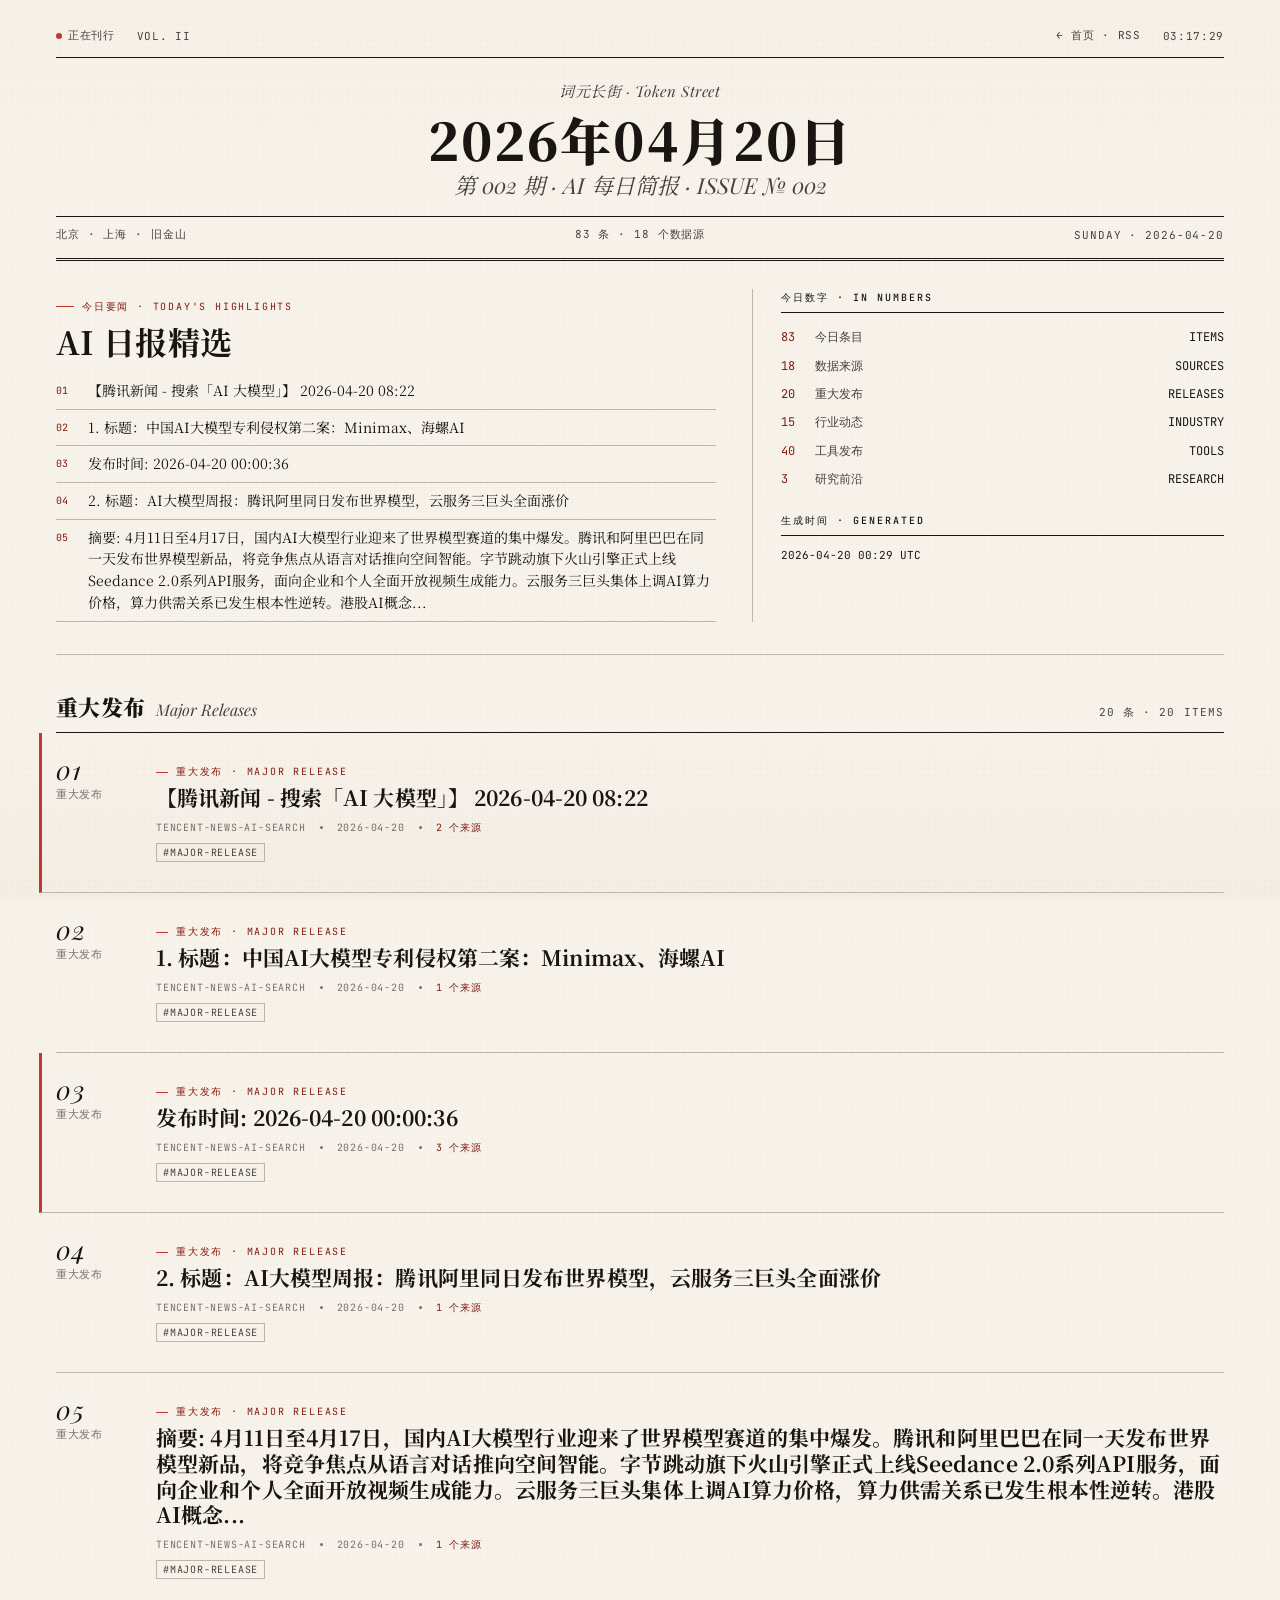
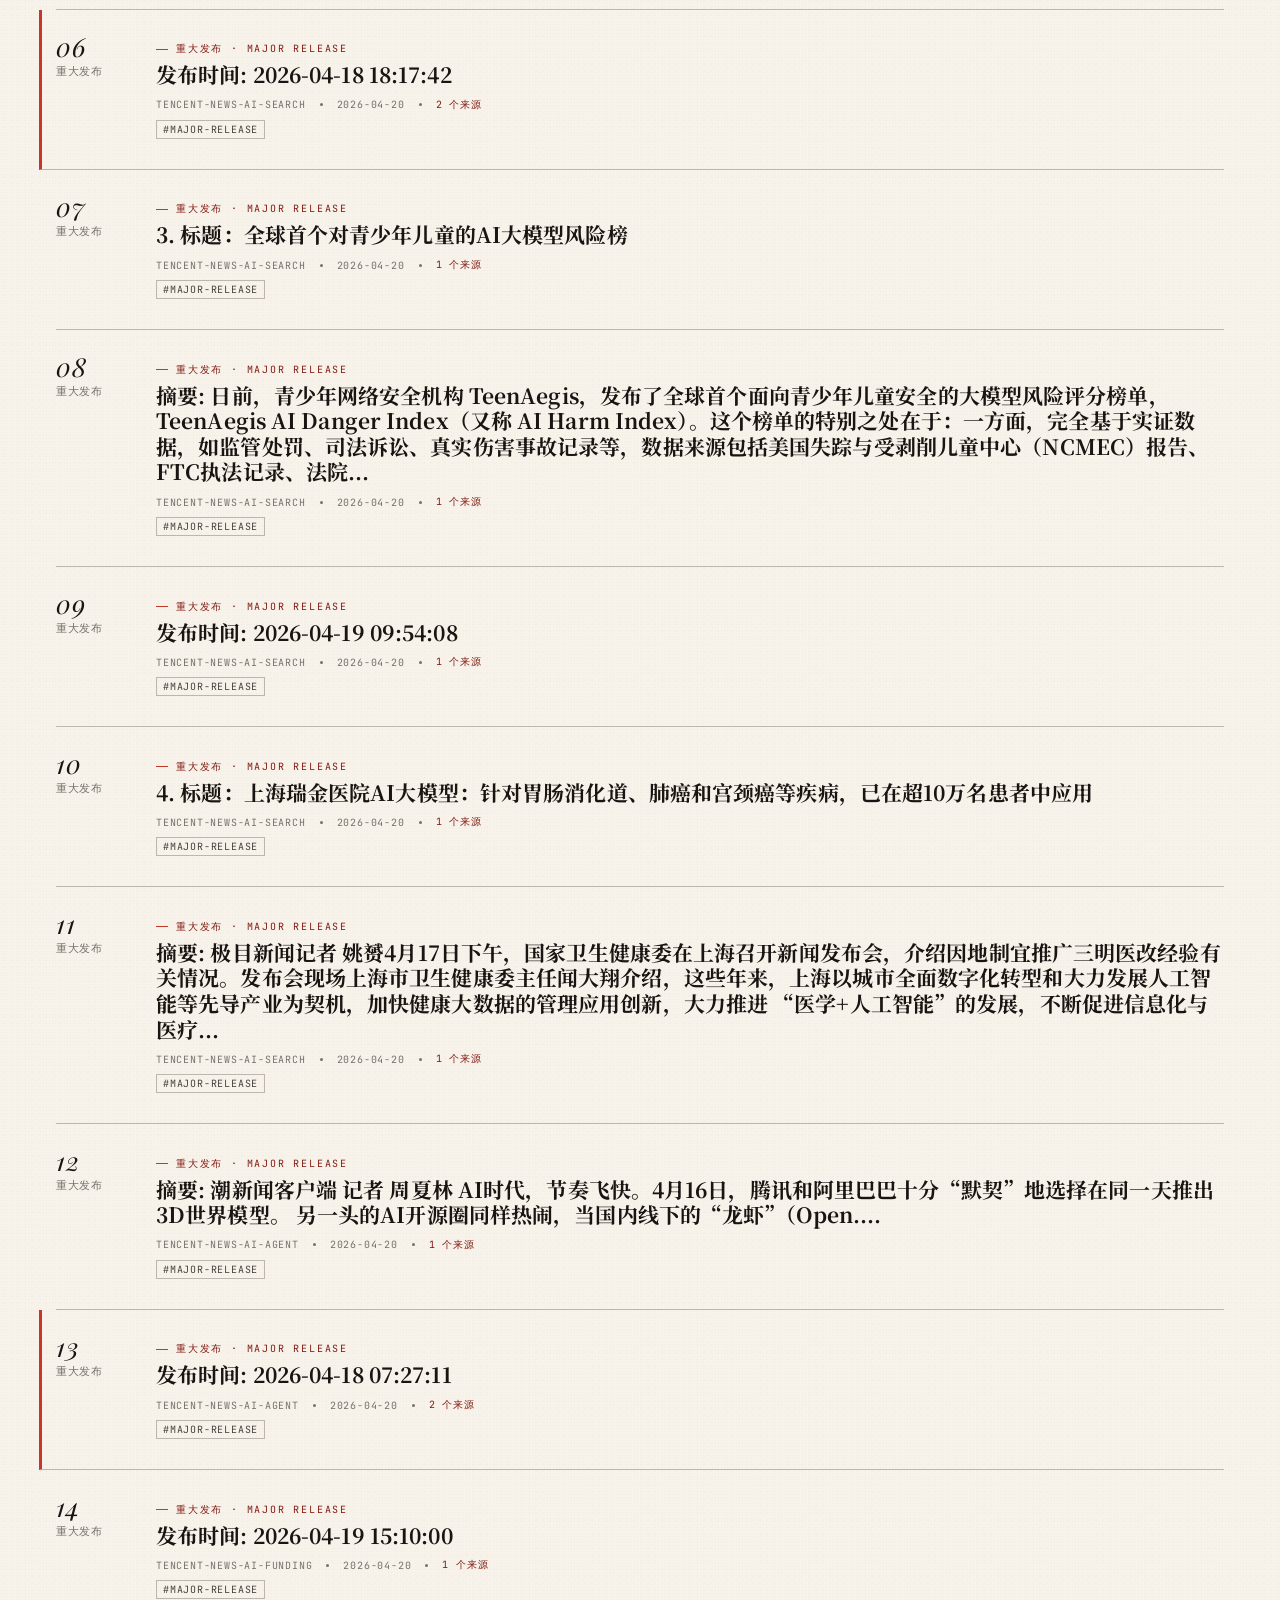
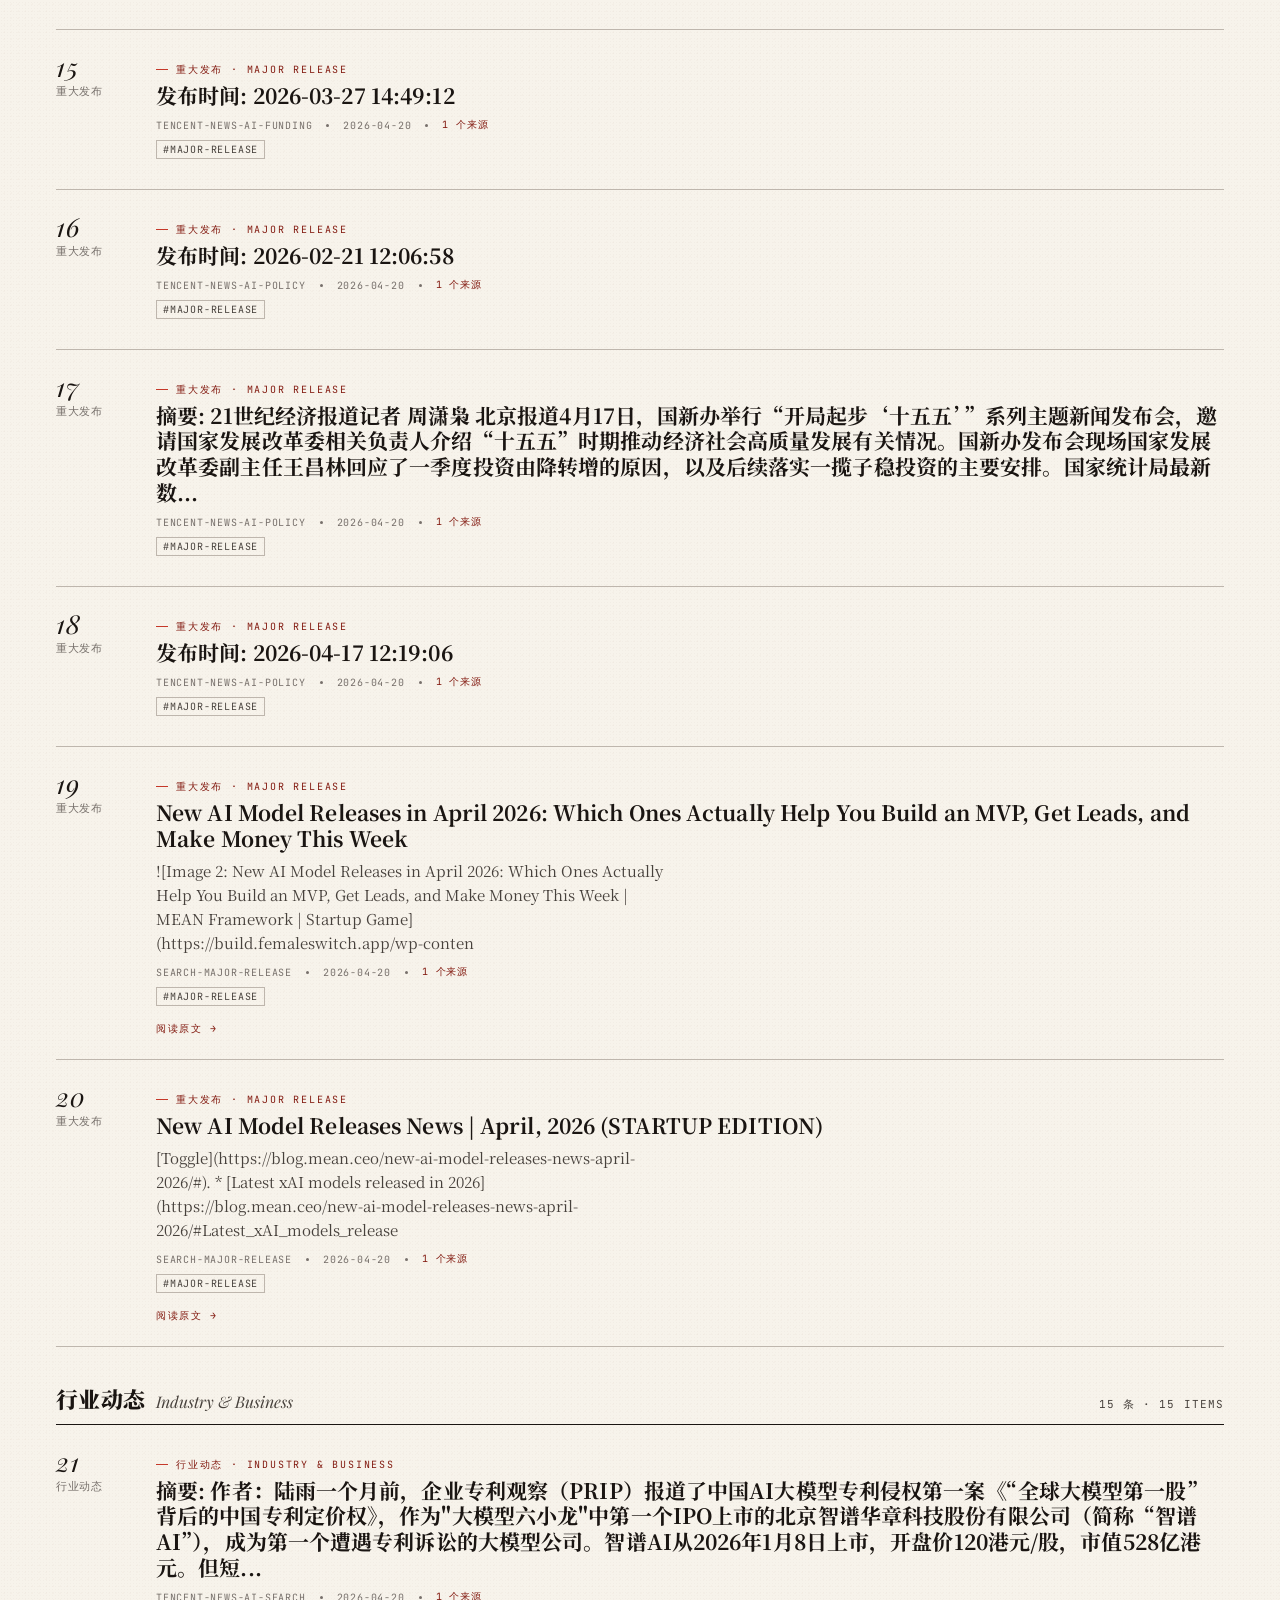
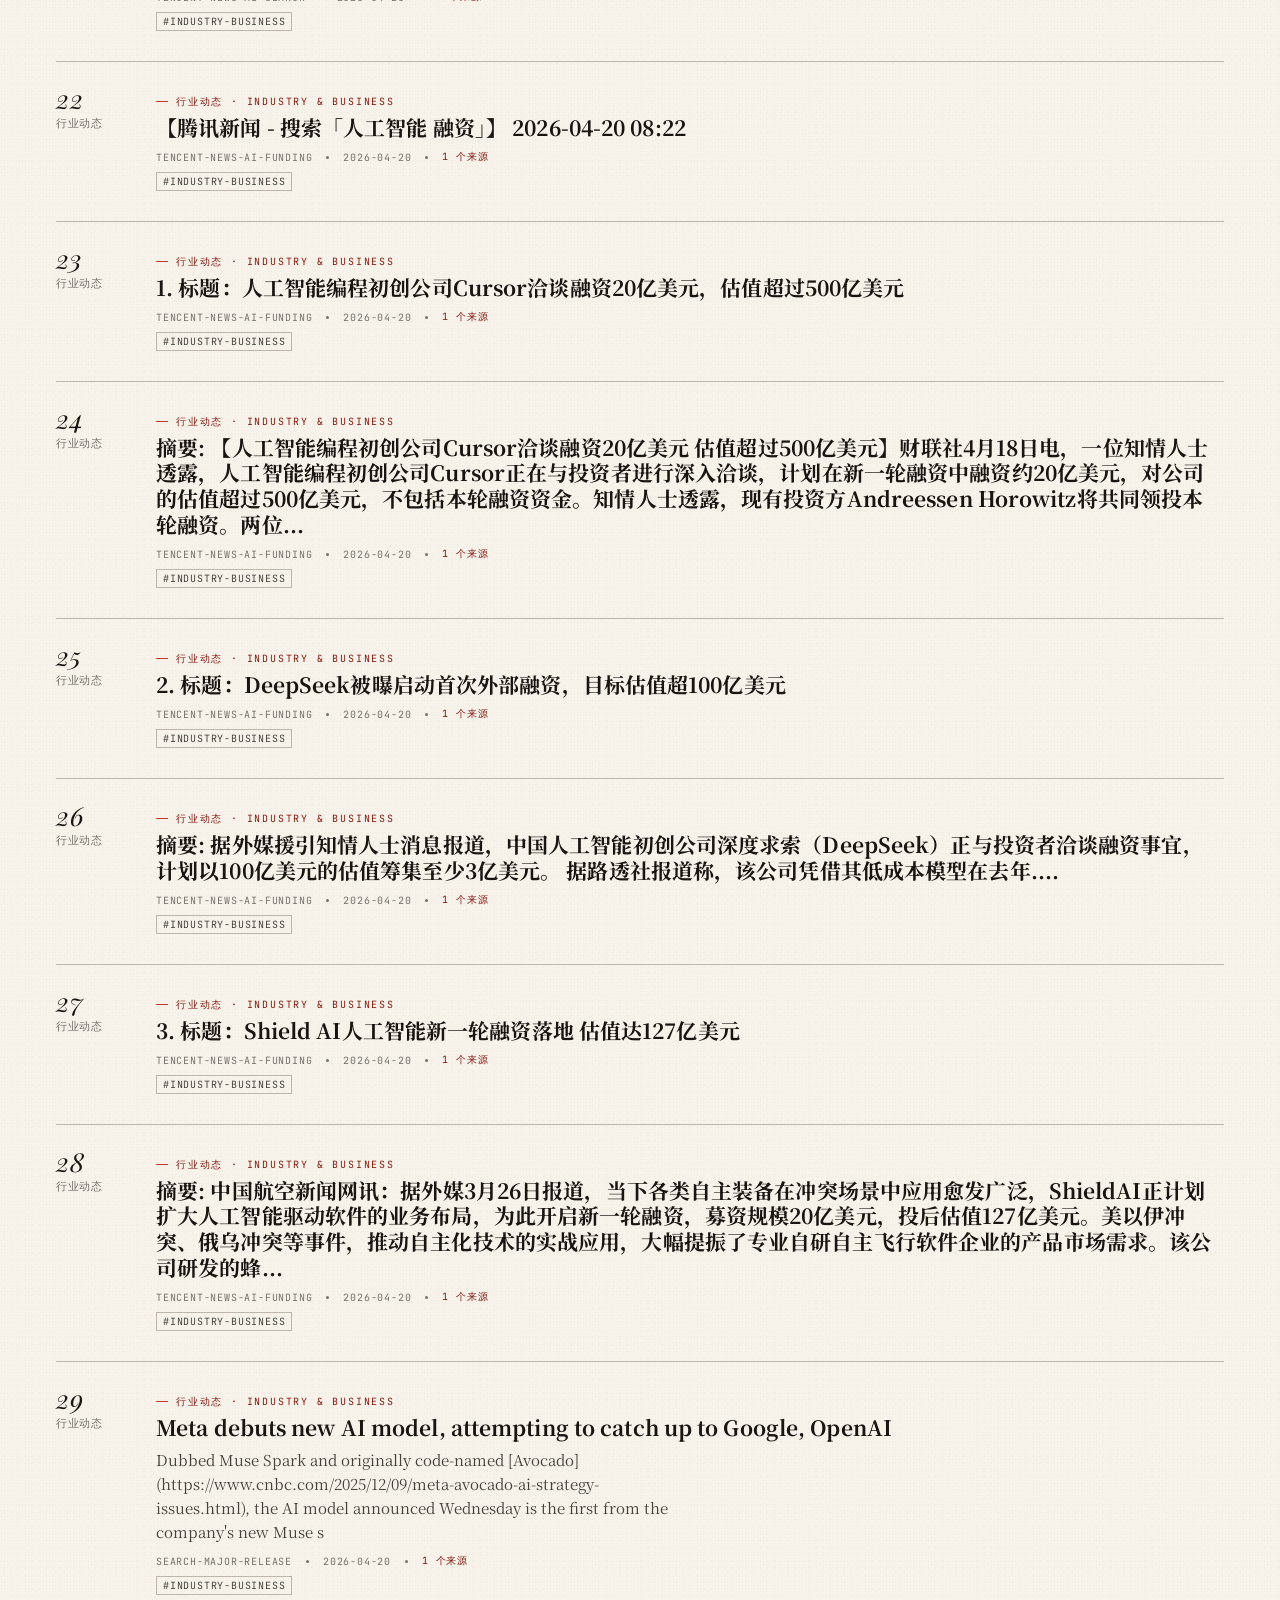
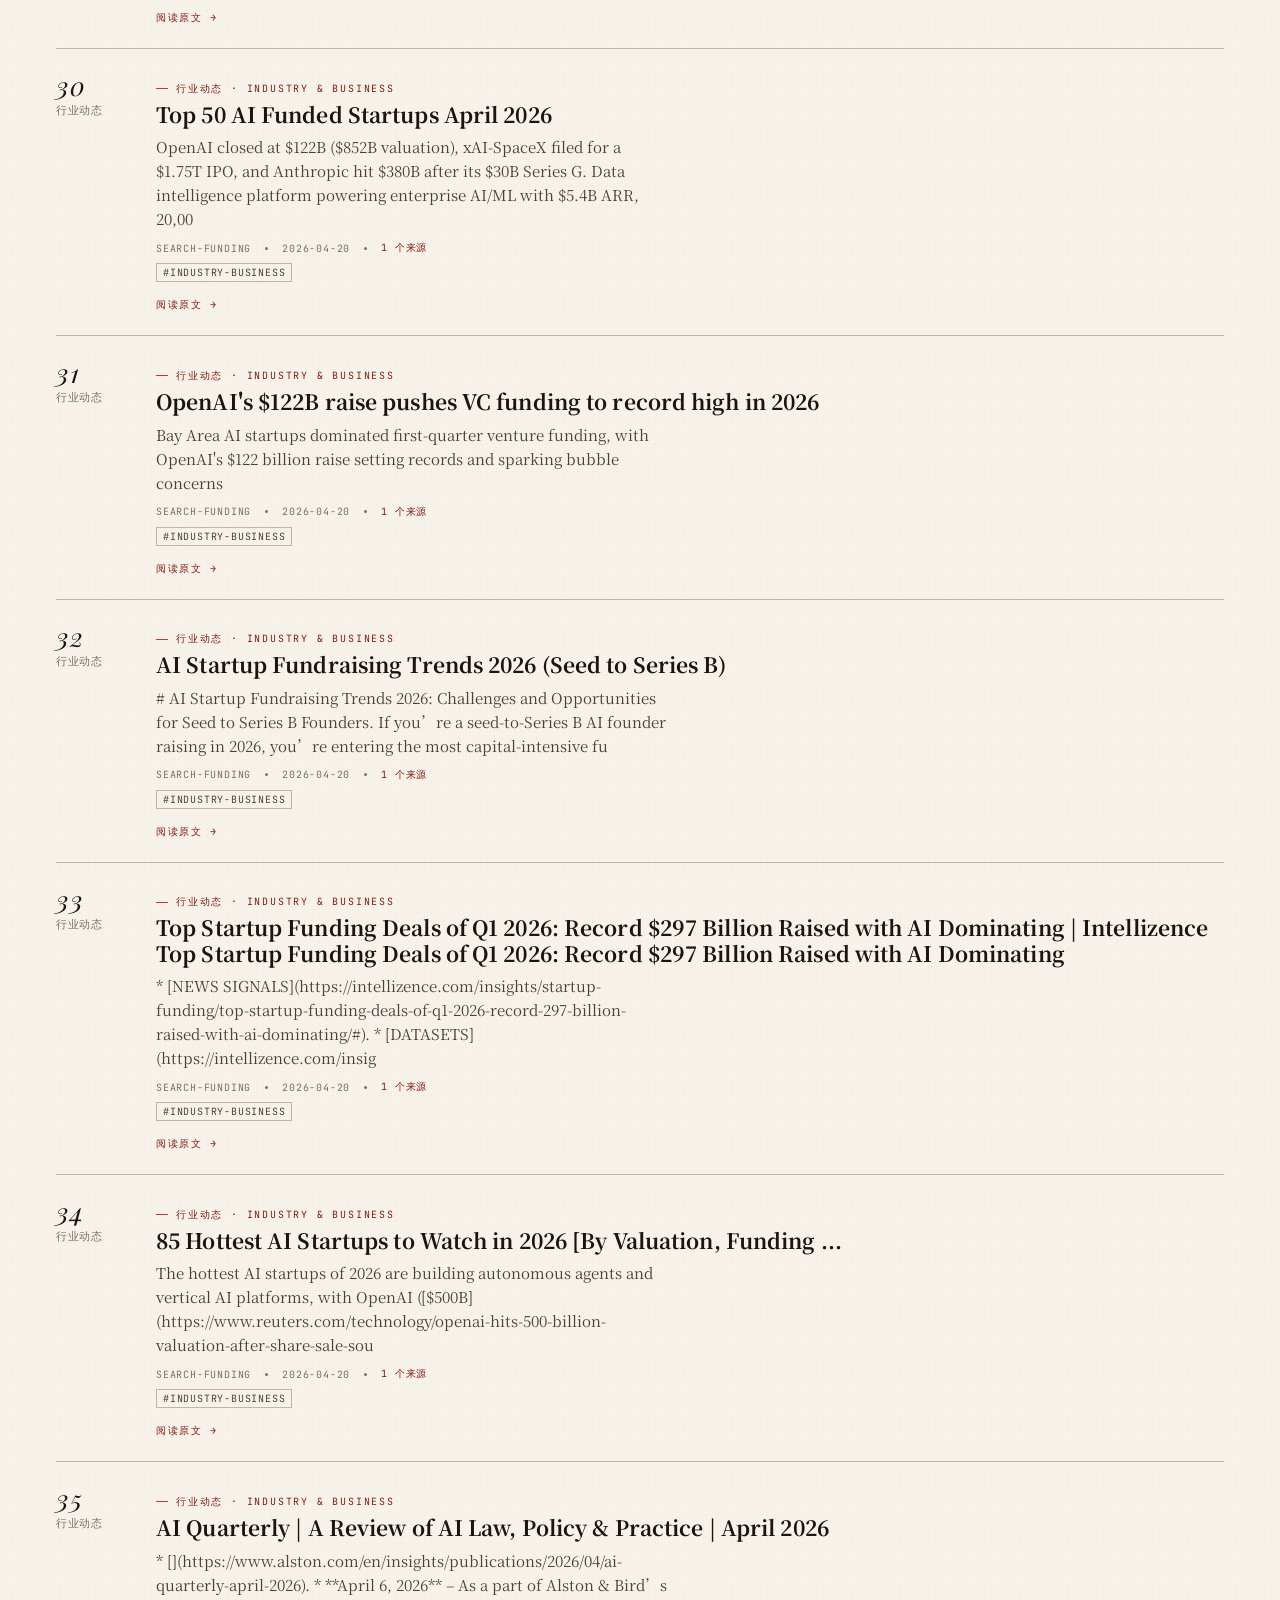
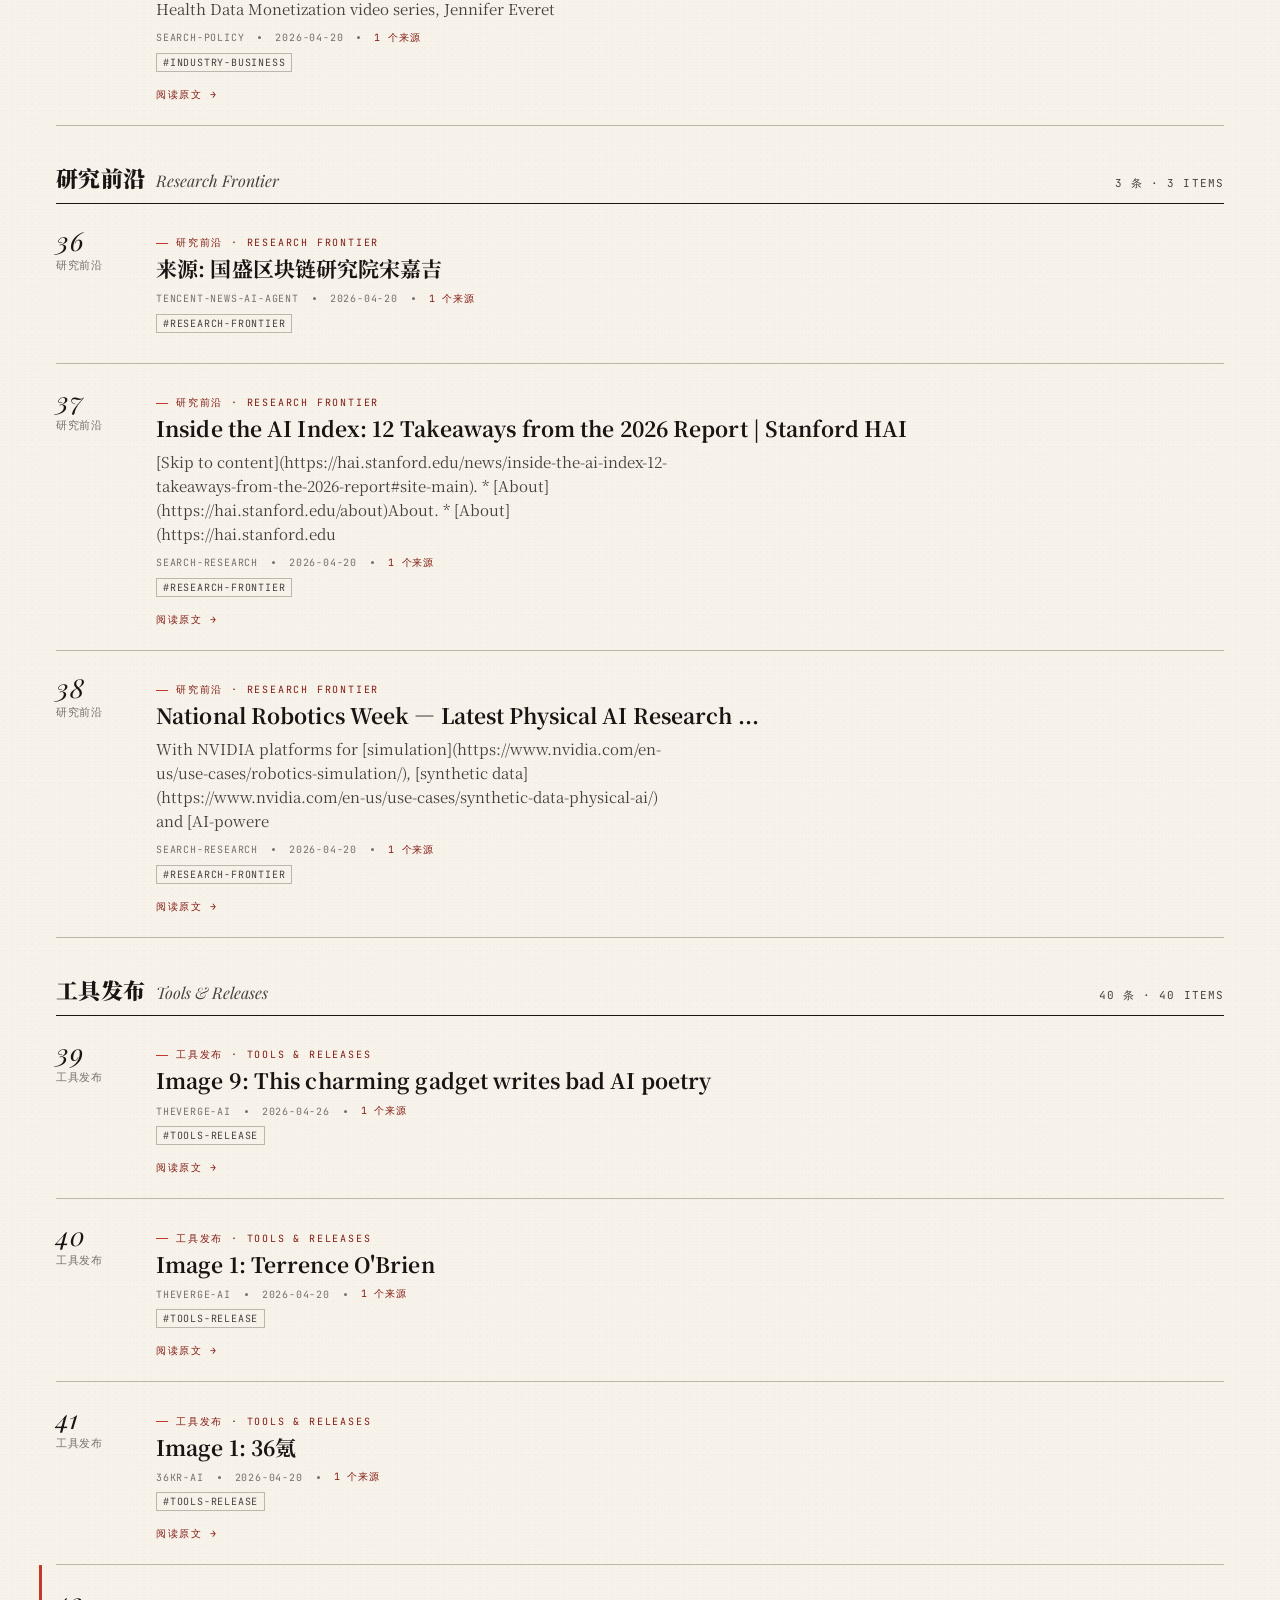
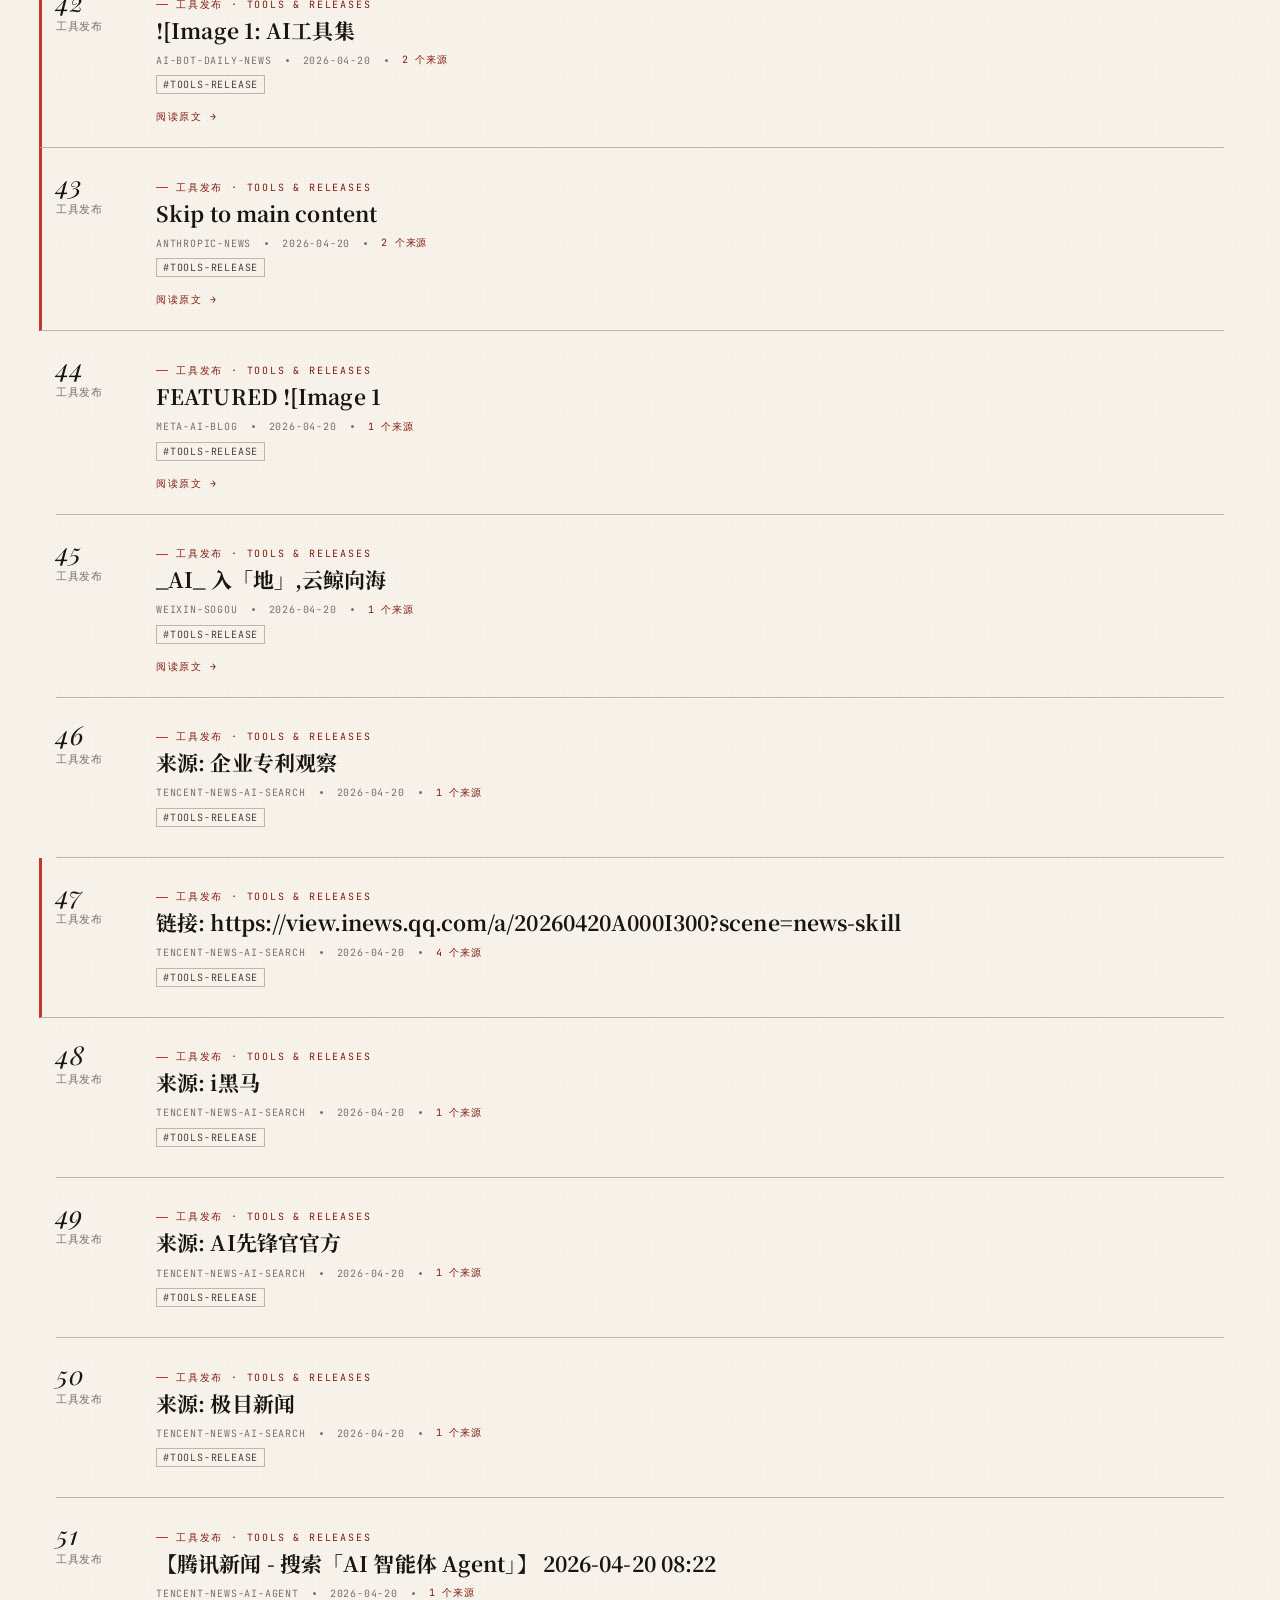
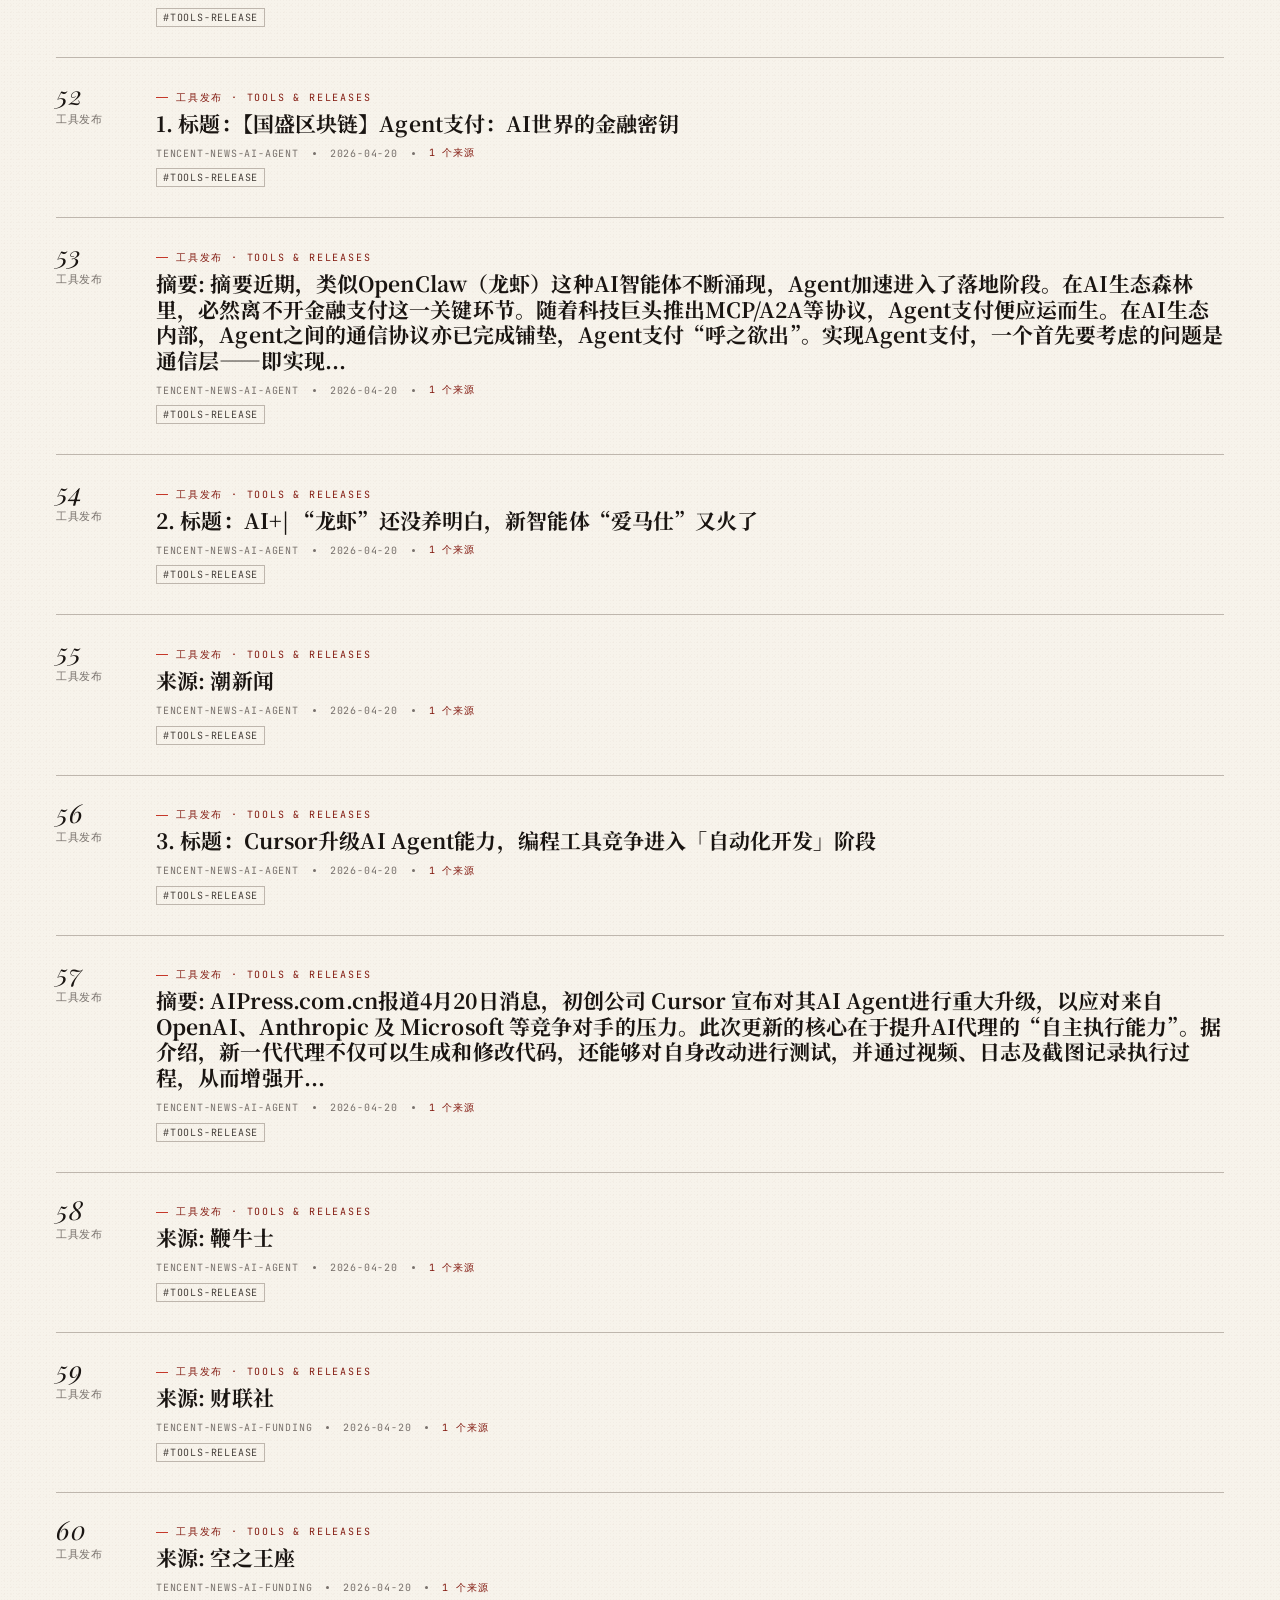
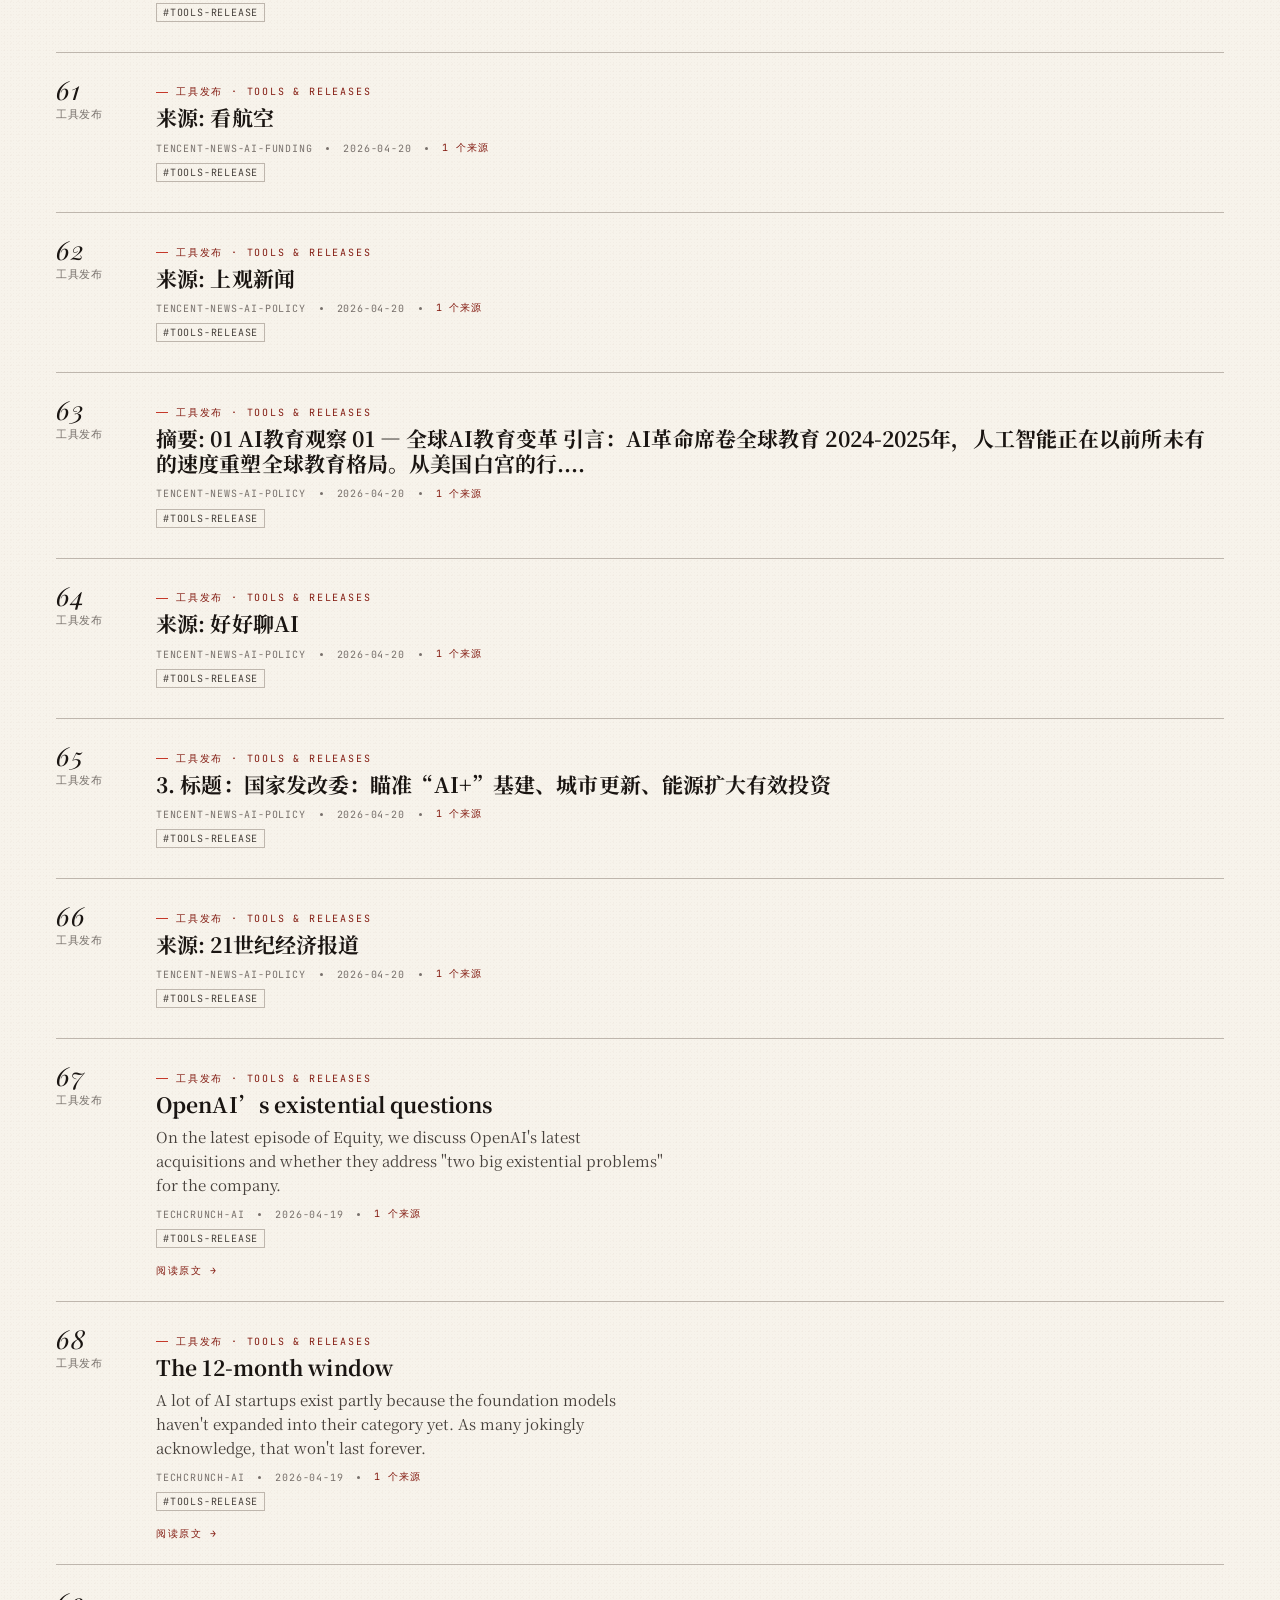
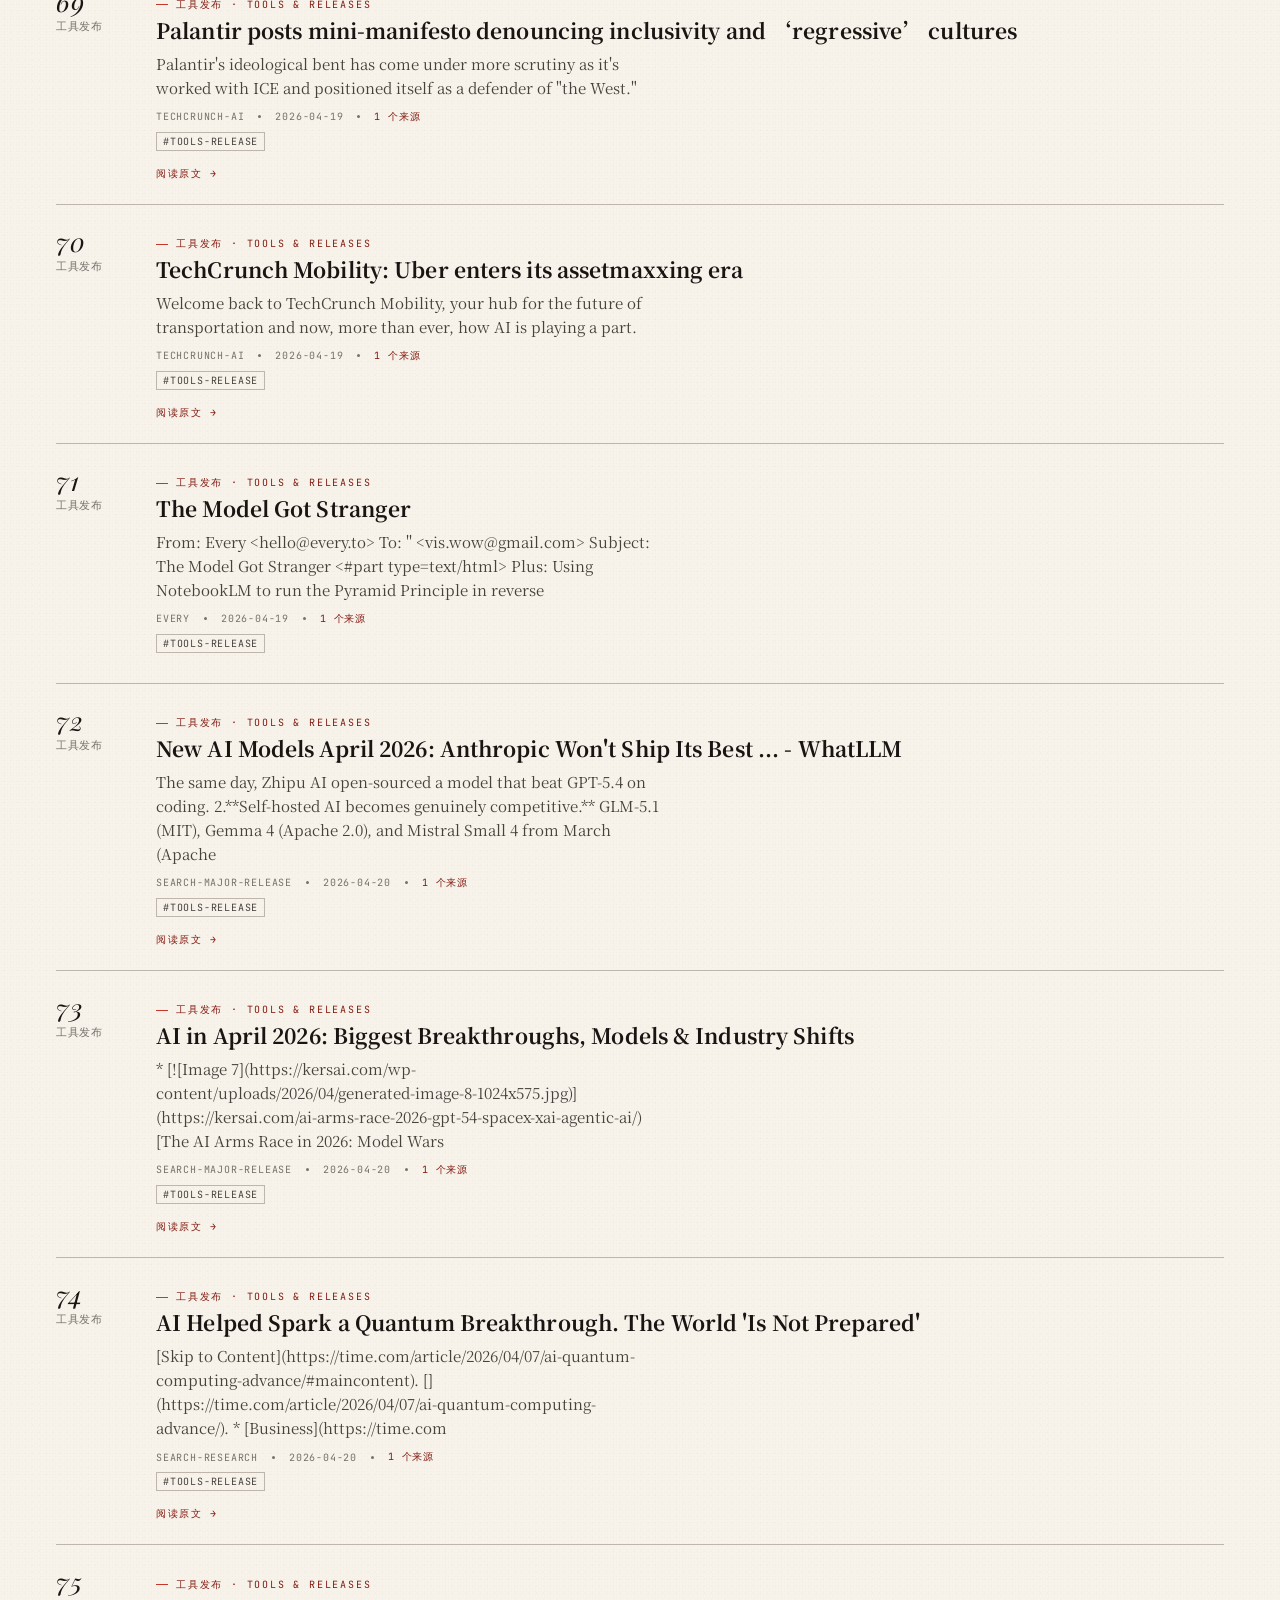
<file: issues/2026-04-20.html>
<!doctype html>
<!-- layout: editorial-longscroll -->
<html lang="zh-CN">
<head>
  <meta charset="utf-8">
  <meta name="viewport" content="width=device-width,initial-scale=1">
  <title>AI 日报 · 词元长街 — 2026-04-20</title>
  <meta name="description" content="第 002 期 AI 日报。共 83 条，来自 18 个数据源。">
  <link rel="stylesheet" href="../assets/style.css">
  <link rel="alternate" type="application/rss+xml" title="AI 日报 · 词元长街 RSS" href="../feed.xml">
</head>
<body>
<main class="paper">

<!-- TOP BAR -->
<div class="topbar">
  <div class="left">
    <span><span class="dot"></span>正在刊行</span>
    <span>VOL. II</span>
  </div>
  <div class="right">
    <span><a href="../index.html" style="color:inherit">← 首页</a> · <a href="../feed.xml" style="color:inherit">RSS</a></span>
    <span id="live-clock">— : —</span>
  </div>
</div>

<!-- MASTHEAD -->
<header class="masthead">
  <div class="kicker"><a href="../index.html" style="color:inherit;text-decoration:none">词元长街 · Token Street</a></div>
  <h1 style="font-size:clamp(36px,4vw,52px);letter-spacing:.04em;line-height:1.1;margin:10px 0 6px">2026年04月20日</h1>
  <div class="en">第 002 期 &middot; AI 每日简报 &middot; ISSUE № 002</div>
  <div class="meta-strip">
    <span class="l">北京 · 上海 · 旧金山</span>
    <span class="c">83 条 · 18 个数据源</span>
    <span class="r">SUNDAY · 2026-04-20</span>
  </div>
</header>

<!-- HIGHLIGHTS BLOCK -->
<div class="highlights-block">
  <div>
    <div class="hl-title">今日要闻 · TODAY'S HIGHLIGHTS</div>
    <h2>AI 日报精选</h2>
    <ol class="hl-list">
      <li><a href="#item-1">【腾讯新闻 - 搜索「AI 大模型」】 2026-04-20 08:22</a></li>
      <li><a href="#item-2">1. 标题：中国AI大模型专利侵权第二案：Minimax、海螺AI</a></li>
      <li><a href="#item-3">发布时间: 2026-04-20 00:00:36</a></li>
      <li><a href="#item-4">2. 标题：AI大模型周报：腾讯阿里同日发布世界模型，云服务三巨头全面涨价</a></li>
      <li><a href="#item-5">摘要: 4月11日至4月17日，国内AI大模型行业迎来了世界模型赛道的集中爆发。腾讯和阿里巴巴在同一天发布世界模型新品，将竞争焦点从语言对话推向空间智能。字节跳动旗下火山引擎正式上线Seedance 2.0系列API服务，面向企业和个人全面开放视频生成能力。云服务三巨头集体上调AI算力价格，算力供需关系已发生根本性逆转。港股AI概念...</a></li>
    </ol>
  </div>
  <aside class="stats-aside">
    <h4>今日数字 · IN NUMBERS</h4>
    <ul>
      <li><span class="n">83</span><span>今日条目</span><span class="v">ITEMS</span></li>
      <li><span class="n">18</span><span>数据来源</span><span class="v">SOURCES</span></li>
      <li><span class="n">20</span><span>重大发布</span><span class="v">RELEASES</span></li>
      <li><span class="n">15</span><span>行业动态</span><span class="v">INDUSTRY</span></li>
      <li><span class="n">40</span><span>工具发布</span><span class="v">TOOLS</span></li>
      <li><span class="n">3</span><span>研究前沿</span><span class="v">RESEARCH</span></li>
    </ul>
    <h4>生成时间 · GENERATED</h4>
    <p style="font-family:var(--mono);font-size:11px;color:var(--ink);margin:0">2026-04-20 00:29 UTC</p>
  </aside>
</div>

<!-- 重大发布 -->
<section class="category-section">
  <div class="cat-head">
    <div><span class="cat-name">重大发布</span><span class="cat-en"><em>Major Releases</em></span></div>
    <span class="cat-count mono">20 条 · 20 ITEMS</span>
  </div>
  <ul class="articles">
    <li class="article multi-source" id="item-1">
      <div class="art-num"><span class="art-n">01</span><span class="mono">重大发布</span></div>
      <div class="art-body">
        <div class="art-eyebrow mono">重大发布 · MAJOR RELEASE</div>
        <h3>【腾讯新闻 - 搜索「AI 大模型」】 2026-04-20 08:22</h3>
        <p class="art-dek"></p>
        <div class="art-meta mono"><span>tencent-news-ai-search</span><span class="sep"></span><span>2026-04-20</span><span class="sep"></span><span class="src-count">2 个来源</span></div>
        <div class="art-tags"><span class="badge">#major-release</span></div>
      </div>
    </li>
    <li class="article" id="item-2">
      <div class="art-num"><span class="art-n">02</span><span class="mono">重大发布</span></div>
      <div class="art-body">
        <div class="art-eyebrow mono">重大发布 · MAJOR RELEASE</div>
        <h3>1. 标题：中国AI大模型专利侵权第二案：Minimax、海螺AI</h3>
        <p class="art-dek"></p>
        <div class="art-meta mono"><span>tencent-news-ai-search</span><span class="sep"></span><span>2026-04-20</span><span class="sep"></span><span class="src-count">1 个来源</span></div>
        <div class="art-tags"><span class="badge">#major-release</span></div>
      </div>
    </li>
    <li class="article multi-source" id="item-3">
      <div class="art-num"><span class="art-n">03</span><span class="mono">重大发布</span></div>
      <div class="art-body">
        <div class="art-eyebrow mono">重大发布 · MAJOR RELEASE</div>
        <h3>发布时间: 2026-04-20 00:00:36</h3>
        <p class="art-dek"></p>
        <div class="art-meta mono"><span>tencent-news-ai-search</span><span class="sep"></span><span>2026-04-20</span><span class="sep"></span><span class="src-count">3 个来源</span></div>
        <div class="art-tags"><span class="badge">#major-release</span></div>
      </div>
    </li>
    <li class="article" id="item-4">
      <div class="art-num"><span class="art-n">04</span><span class="mono">重大发布</span></div>
      <div class="art-body">
        <div class="art-eyebrow mono">重大发布 · MAJOR RELEASE</div>
        <h3>2. 标题：AI大模型周报：腾讯阿里同日发布世界模型，云服务三巨头全面涨价</h3>
        <p class="art-dek"></p>
        <div class="art-meta mono"><span>tencent-news-ai-search</span><span class="sep"></span><span>2026-04-20</span><span class="sep"></span><span class="src-count">1 个来源</span></div>
        <div class="art-tags"><span class="badge">#major-release</span></div>
      </div>
    </li>
    <li class="article" id="item-5">
      <div class="art-num"><span class="art-n">05</span><span class="mono">重大发布</span></div>
      <div class="art-body">
        <div class="art-eyebrow mono">重大发布 · MAJOR RELEASE</div>
        <h3>摘要: 4月11日至4月17日，国内AI大模型行业迎来了世界模型赛道的集中爆发。腾讯和阿里巴巴在同一天发布世界模型新品，将竞争焦点从语言对话推向空间智能。字节跳动旗下火山引擎正式上线Seedance 2.0系列API服务，面向企业和个人全面开放视频生成能力。云服务三巨头集体上调AI算力价格，算力供需关系已发生根本性逆转。港股AI概念...</h3>
        <p class="art-dek"></p>
        <div class="art-meta mono"><span>tencent-news-ai-search</span><span class="sep"></span><span>2026-04-20</span><span class="sep"></span><span class="src-count">1 个来源</span></div>
        <div class="art-tags"><span class="badge">#major-release</span></div>
      </div>
    </li>
    <li class="article multi-source" id="item-6">
      <div class="art-num"><span class="art-n">06</span><span class="mono">重大发布</span></div>
      <div class="art-body">
        <div class="art-eyebrow mono">重大发布 · MAJOR RELEASE</div>
        <h3>发布时间: 2026-04-18 18:17:42</h3>
        <p class="art-dek"></p>
        <div class="art-meta mono"><span>tencent-news-ai-search</span><span class="sep"></span><span>2026-04-20</span><span class="sep"></span><span class="src-count">2 个来源</span></div>
        <div class="art-tags"><span class="badge">#major-release</span></div>
      </div>
    </li>
    <li class="article" id="item-7">
      <div class="art-num"><span class="art-n">07</span><span class="mono">重大发布</span></div>
      <div class="art-body">
        <div class="art-eyebrow mono">重大发布 · MAJOR RELEASE</div>
        <h3>3. 标题：全球首个对青少年儿童的AI大模型风险榜</h3>
        <p class="art-dek"></p>
        <div class="art-meta mono"><span>tencent-news-ai-search</span><span class="sep"></span><span>2026-04-20</span><span class="sep"></span><span class="src-count">1 个来源</span></div>
        <div class="art-tags"><span class="badge">#major-release</span></div>
      </div>
    </li>
    <li class="article" id="item-8">
      <div class="art-num"><span class="art-n">08</span><span class="mono">重大发布</span></div>
      <div class="art-body">
        <div class="art-eyebrow mono">重大发布 · MAJOR RELEASE</div>
        <h3>摘要: 日前，青少年网络安全机构 TeenAegis，发布了全球首个面向青少年儿童安全的大模型风险评分榜单，TeenAegis AI Danger Index（又称 AI Harm Index）。这个榜单的特别之处在于：一方面，完全基于实证数据，如监管处罚、司法诉讼、真实伤害事故记录等，数据来源包括美国失踪与受剥削儿童中心（NCMEC）报告、FTC执法记录、法院...</h3>
        <p class="art-dek"></p>
        <div class="art-meta mono"><span>tencent-news-ai-search</span><span class="sep"></span><span>2026-04-20</span><span class="sep"></span><span class="src-count">1 个来源</span></div>
        <div class="art-tags"><span class="badge">#major-release</span></div>
      </div>
    </li>
    <li class="article" id="item-9">
      <div class="art-num"><span class="art-n">09</span><span class="mono">重大发布</span></div>
      <div class="art-body">
        <div class="art-eyebrow mono">重大发布 · MAJOR RELEASE</div>
        <h3>发布时间: 2026-04-19 09:54:08</h3>
        <p class="art-dek"></p>
        <div class="art-meta mono"><span>tencent-news-ai-search</span><span class="sep"></span><span>2026-04-20</span><span class="sep"></span><span class="src-count">1 个来源</span></div>
        <div class="art-tags"><span class="badge">#major-release</span></div>
      </div>
    </li>
    <li class="article" id="item-10">
      <div class="art-num"><span class="art-n">10</span><span class="mono">重大发布</span></div>
      <div class="art-body">
        <div class="art-eyebrow mono">重大发布 · MAJOR RELEASE</div>
        <h3>4. 标题：上海瑞金医院AI大模型：针对胃肠消化道、肺癌和宫颈癌等疾病，已在超10万名患者中应用</h3>
        <p class="art-dek"></p>
        <div class="art-meta mono"><span>tencent-news-ai-search</span><span class="sep"></span><span>2026-04-20</span><span class="sep"></span><span class="src-count">1 个来源</span></div>
        <div class="art-tags"><span class="badge">#major-release</span></div>
      </div>
    </li>
    <li class="article" id="item-11">
      <div class="art-num"><span class="art-n">11</span><span class="mono">重大发布</span></div>
      <div class="art-body">
        <div class="art-eyebrow mono">重大发布 · MAJOR RELEASE</div>
        <h3>摘要: 极目新闻记者 姚赟4月17日下午，国家卫生健康委在上海召开新闻发布会，介绍因地制宜推广三明医改经验有关情况。发布会现场上海市卫生健康委主任闻大翔介绍，这些年来，上海以城市全面数字化转型和大力发展人工智能等先导产业为契机，加快健康大数据的管理应用创新，大力推进 “医学+人工智能”的发展，不断促进信息化与医疗...</h3>
        <p class="art-dek"></p>
        <div class="art-meta mono"><span>tencent-news-ai-search</span><span class="sep"></span><span>2026-04-20</span><span class="sep"></span><span class="src-count">1 个来源</span></div>
        <div class="art-tags"><span class="badge">#major-release</span></div>
      </div>
    </li>
    <li class="article" id="item-12">
      <div class="art-num"><span class="art-n">12</span><span class="mono">重大发布</span></div>
      <div class="art-body">
        <div class="art-eyebrow mono">重大发布 · MAJOR RELEASE</div>
        <h3>摘要: 潮新闻客户端 记者 周夏林      AI时代，节奏飞快。4月16日，腾讯和阿里巴巴十分“默契”地选择在同一天推出3D世界模型。      另一头的AI开源圈同样热闹，当国内线下的“龙虾”（Open....</h3>
        <p class="art-dek"></p>
        <div class="art-meta mono"><span>tencent-news-ai-agent</span><span class="sep"></span><span>2026-04-20</span><span class="sep"></span><span class="src-count">1 个来源</span></div>
        <div class="art-tags"><span class="badge">#major-release</span></div>
      </div>
    </li>
    <li class="article multi-source" id="item-13">
      <div class="art-num"><span class="art-n">13</span><span class="mono">重大发布</span></div>
      <div class="art-body">
        <div class="art-eyebrow mono">重大发布 · MAJOR RELEASE</div>
        <h3>发布时间: 2026-04-18 07:27:11</h3>
        <p class="art-dek"></p>
        <div class="art-meta mono"><span>tencent-news-ai-agent</span><span class="sep"></span><span>2026-04-20</span><span class="sep"></span><span class="src-count">2 个来源</span></div>
        <div class="art-tags"><span class="badge">#major-release</span></div>
      </div>
    </li>
    <li class="article" id="item-14">
      <div class="art-num"><span class="art-n">14</span><span class="mono">重大发布</span></div>
      <div class="art-body">
        <div class="art-eyebrow mono">重大发布 · MAJOR RELEASE</div>
        <h3>发布时间: 2026-04-19 15:10:00</h3>
        <p class="art-dek"></p>
        <div class="art-meta mono"><span>tencent-news-ai-funding</span><span class="sep"></span><span>2026-04-20</span><span class="sep"></span><span class="src-count">1 个来源</span></div>
        <div class="art-tags"><span class="badge">#major-release</span></div>
      </div>
    </li>
    <li class="article" id="item-15">
      <div class="art-num"><span class="art-n">15</span><span class="mono">重大发布</span></div>
      <div class="art-body">
        <div class="art-eyebrow mono">重大发布 · MAJOR RELEASE</div>
        <h3>发布时间: 2026-03-27 14:49:12</h3>
        <p class="art-dek"></p>
        <div class="art-meta mono"><span>tencent-news-ai-funding</span><span class="sep"></span><span>2026-04-20</span><span class="sep"></span><span class="src-count">1 个来源</span></div>
        <div class="art-tags"><span class="badge">#major-release</span></div>
      </div>
    </li>
    <li class="article" id="item-16">
      <div class="art-num"><span class="art-n">16</span><span class="mono">重大发布</span></div>
      <div class="art-body">
        <div class="art-eyebrow mono">重大发布 · MAJOR RELEASE</div>
        <h3>发布时间: 2026-02-21 12:06:58</h3>
        <p class="art-dek"></p>
        <div class="art-meta mono"><span>tencent-news-ai-policy</span><span class="sep"></span><span>2026-04-20</span><span class="sep"></span><span class="src-count">1 个来源</span></div>
        <div class="art-tags"><span class="badge">#major-release</span></div>
      </div>
    </li>
    <li class="article" id="item-17">
      <div class="art-num"><span class="art-n">17</span><span class="mono">重大发布</span></div>
      <div class="art-body">
        <div class="art-eyebrow mono">重大发布 · MAJOR RELEASE</div>
        <h3>摘要: 21世纪经济报道记者 周潇枭 北京报道4月17日，国新办举行“开局起步‘十五五’”系列主题新闻发布会，邀请国家发展改革委相关负责人介绍“十五五”时期推动经济社会高质量发展有关情况。国新办发布会现场国家发展改革委副主任王昌林回应了一季度投资由降转增的原因，以及后续落实一揽子稳投资的主要安排。国家统计局最新数...</h3>
        <p class="art-dek"></p>
        <div class="art-meta mono"><span>tencent-news-ai-policy</span><span class="sep"></span><span>2026-04-20</span><span class="sep"></span><span class="src-count">1 个来源</span></div>
        <div class="art-tags"><span class="badge">#major-release</span></div>
      </div>
    </li>
    <li class="article" id="item-18">
      <div class="art-num"><span class="art-n">18</span><span class="mono">重大发布</span></div>
      <div class="art-body">
        <div class="art-eyebrow mono">重大发布 · MAJOR RELEASE</div>
        <h3>发布时间: 2026-04-17 12:19:06</h3>
        <p class="art-dek"></p>
        <div class="art-meta mono"><span>tencent-news-ai-policy</span><span class="sep"></span><span>2026-04-20</span><span class="sep"></span><span class="src-count">1 个来源</span></div>
        <div class="art-tags"><span class="badge">#major-release</span></div>
      </div>
    </li>
    <li class="article" id="item-19">
      <div class="art-num"><span class="art-n">19</span><span class="mono">重大发布</span></div>
      <div class="art-body">
        <div class="art-eyebrow mono">重大发布 · MAJOR RELEASE</div>
        <h3><a href="https://build.femaleswitch.app/new-ai-model-releases-in-april-2026/" target="_blank" rel="noopener">New AI Model Releases in April 2026: Which Ones Actually Help You Build an MVP, Get Leads, and Make Money This Week</a></h3>
        <p class="art-dek">![Image 2: New AI Model Releases in April 2026: Which Ones Actually Help You Build an MVP, Get Leads, and Make Money This Week | MEAN Framework | Startup Game](https://build.femaleswitch.app/wp-conten</p>
        <div class="art-meta mono"><span>search-major-release</span><span class="sep"></span><span>2026-04-20</span><span class="sep"></span><span class="src-count">1 个来源</span></div>
        <div class="art-tags"><span class="badge">#major-release</span></div>
        <a class="art-link" href="https://build.femaleswitch.app/new-ai-model-releases-in-april-2026/" target="_blank" rel="noopener">阅读原文 →</a>
      </div>
    </li>
    <li class="article" id="item-20">
      <div class="art-num"><span class="art-n">20</span><span class="mono">重大发布</span></div>
      <div class="art-body">
        <div class="art-eyebrow mono">重大发布 · MAJOR RELEASE</div>
        <h3><a href="https://blog.mean.ceo/new-ai-model-releases-news-april-2026/" target="_blank" rel="noopener">New AI Model Releases News | April, 2026 (STARTUP EDITION)</a></h3>
        <p class="art-dek">[Toggle](https://blog.mean.ceo/new-ai-model-releases-news-april-2026/#). *   [Latest xAI models released in 2026](https://blog.mean.ceo/new-ai-model-releases-news-april-2026/#Latest_xAI_models_release</p>
        <div class="art-meta mono"><span>search-major-release</span><span class="sep"></span><span>2026-04-20</span><span class="sep"></span><span class="src-count">1 个来源</span></div>
        <div class="art-tags"><span class="badge">#major-release</span></div>
        <a class="art-link" href="https://blog.mean.ceo/new-ai-model-releases-news-april-2026/" target="_blank" rel="noopener">阅读原文 →</a>
      </div>
    </li>
  </ul>
</section>

<!-- 行业动态 -->
<section class="category-section">
  <div class="cat-head">
    <div><span class="cat-name">行业动态</span><span class="cat-en"><em>Industry &amp; Business</em></span></div>
    <span class="cat-count mono">15 条 · 15 ITEMS</span>
  </div>
  <ul class="articles">
    <li class="article" id="item-21">
      <div class="art-num"><span class="art-n">21</span><span class="mono">行业动态</span></div>
      <div class="art-body">
        <div class="art-eyebrow mono">行业动态 · INDUSTRY &amp; BUSINESS</div>
        <h3>摘要: 作者：陆雨一个月前，企业专利观察（PRIP）报道了中国AI大模型专利侵权第一案《“全球大模型第一股”背后的中国专利定价权》，作为&quot;大模型六小龙&quot;中第一个IPO上市的北京智谱华章科技股份有限公司（简称“智谱AI”），成为第一个遭遇专利诉讼的大模型公司。智谱AI从2026年1月8日上市，开盘价120港元/股，市值528亿港元。但短...</h3>
        <p class="art-dek"></p>
        <div class="art-meta mono"><span>tencent-news-ai-search</span><span class="sep"></span><span>2026-04-20</span><span class="sep"></span><span class="src-count">1 个来源</span></div>
        <div class="art-tags"><span class="badge">#industry-business</span></div>
      </div>
    </li>
    <li class="article" id="item-22">
      <div class="art-num"><span class="art-n">22</span><span class="mono">行业动态</span></div>
      <div class="art-body">
        <div class="art-eyebrow mono">行业动态 · INDUSTRY &amp; BUSINESS</div>
        <h3>【腾讯新闻 - 搜索「人工智能 融资」】 2026-04-20 08:22</h3>
        <p class="art-dek"></p>
        <div class="art-meta mono"><span>tencent-news-ai-funding</span><span class="sep"></span><span>2026-04-20</span><span class="sep"></span><span class="src-count">1 个来源</span></div>
        <div class="art-tags"><span class="badge">#industry-business</span></div>
      </div>
    </li>
    <li class="article" id="item-23">
      <div class="art-num"><span class="art-n">23</span><span class="mono">行业动态</span></div>
      <div class="art-body">
        <div class="art-eyebrow mono">行业动态 · INDUSTRY &amp; BUSINESS</div>
        <h3>1. 标题：人工智能编程初创公司Cursor洽谈融资20亿美元，估值超过500亿美元</h3>
        <p class="art-dek"></p>
        <div class="art-meta mono"><span>tencent-news-ai-funding</span><span class="sep"></span><span>2026-04-20</span><span class="sep"></span><span class="src-count">1 个来源</span></div>
        <div class="art-tags"><span class="badge">#industry-business</span></div>
      </div>
    </li>
    <li class="article" id="item-24">
      <div class="art-num"><span class="art-n">24</span><span class="mono">行业动态</span></div>
      <div class="art-body">
        <div class="art-eyebrow mono">行业动态 · INDUSTRY &amp; BUSINESS</div>
        <h3>摘要: 【人工智能编程初创公司Cursor洽谈融资20亿美元 估值超过500亿美元】财联社4月18日电，一位知情人士透露，人工智能编程初创公司Cursor正在与投资者进行深入洽谈，计划在新一轮融资中融资约20亿美元，对公司的估值超过500亿美元，不包括本轮融资资金。知情人士透露，现有投资方Andreessen Horowitz将共同领投本轮融资。两位...</h3>
        <p class="art-dek"></p>
        <div class="art-meta mono"><span>tencent-news-ai-funding</span><span class="sep"></span><span>2026-04-20</span><span class="sep"></span><span class="src-count">1 个来源</span></div>
        <div class="art-tags"><span class="badge">#industry-business</span></div>
      </div>
    </li>
    <li class="article" id="item-25">
      <div class="art-num"><span class="art-n">25</span><span class="mono">行业动态</span></div>
      <div class="art-body">
        <div class="art-eyebrow mono">行业动态 · INDUSTRY &amp; BUSINESS</div>
        <h3>2. 标题：DeepSeek被曝启动首次外部融资，目标估值超100亿美元</h3>
        <p class="art-dek"></p>
        <div class="art-meta mono"><span>tencent-news-ai-funding</span><span class="sep"></span><span>2026-04-20</span><span class="sep"></span><span class="src-count">1 个来源</span></div>
        <div class="art-tags"><span class="badge">#industry-business</span></div>
      </div>
    </li>
    <li class="article" id="item-26">
      <div class="art-num"><span class="art-n">26</span><span class="mono">行业动态</span></div>
      <div class="art-body">
        <div class="art-eyebrow mono">行业动态 · INDUSTRY &amp; BUSINESS</div>
        <h3>摘要: 据外媒援引知情人士消息报道，中国人工智能初创公司深度求索（DeepSeek）正与投资者洽谈融资事宜，计划以100亿美元的估值筹集至少3亿美元。      据路透社报道称，该公司凭借其低成本模型在去年....</h3>
        <p class="art-dek"></p>
        <div class="art-meta mono"><span>tencent-news-ai-funding</span><span class="sep"></span><span>2026-04-20</span><span class="sep"></span><span class="src-count">1 个来源</span></div>
        <div class="art-tags"><span class="badge">#industry-business</span></div>
      </div>
    </li>
    <li class="article" id="item-27">
      <div class="art-num"><span class="art-n">27</span><span class="mono">行业动态</span></div>
      <div class="art-body">
        <div class="art-eyebrow mono">行业动态 · INDUSTRY &amp; BUSINESS</div>
        <h3>3. 标题：Shield AI人工智能新一轮融资落地 估值达127亿美元</h3>
        <p class="art-dek"></p>
        <div class="art-meta mono"><span>tencent-news-ai-funding</span><span class="sep"></span><span>2026-04-20</span><span class="sep"></span><span class="src-count">1 个来源</span></div>
        <div class="art-tags"><span class="badge">#industry-business</span></div>
      </div>
    </li>
    <li class="article" id="item-28">
      <div class="art-num"><span class="art-n">28</span><span class="mono">行业动态</span></div>
      <div class="art-body">
        <div class="art-eyebrow mono">行业动态 · INDUSTRY &amp; BUSINESS</div>
        <h3>摘要: 中国航空新闻网讯：据外媒3月26日报道，当下各类自主装备在冲突场景中应用愈发广泛，ShieldAI正计划扩大人工智能驱动软件的业务布局，为此开启新一轮融资，募资规模20亿美元，投后估值127亿美元。美以伊冲突、俄乌冲突等事件，推动自主化技术的实战应用，大幅提振了专业自研自主飞行软件企业的产品市场需求。该公司研发的蜂...</h3>
        <p class="art-dek"></p>
        <div class="art-meta mono"><span>tencent-news-ai-funding</span><span class="sep"></span><span>2026-04-20</span><span class="sep"></span><span class="src-count">1 个来源</span></div>
        <div class="art-tags"><span class="badge">#industry-business</span></div>
      </div>
    </li>
    <li class="article" id="item-29">
      <div class="art-num"><span class="art-n">29</span><span class="mono">行业动态</span></div>
      <div class="art-body">
        <div class="art-eyebrow mono">行业动态 · INDUSTRY &amp; BUSINESS</div>
        <h3><a href="https://www.cnbc.com/2026/04/08/meta-debuts-first-major-ai-model-since-14-billion-deal-to-bring-in-alexandr-wang.html" target="_blank" rel="noopener">Meta debuts new AI model, attempting to catch up to Google, OpenAI</a></h3>
        <p class="art-dek">Dubbed Muse Spark and originally code-named [Avocado](https://www.cnbc.com/2025/12/09/meta-avocado-ai-strategy-issues.html), the AI model announced Wednesday is the first from the company's new Muse s</p>
        <div class="art-meta mono"><span>search-major-release</span><span class="sep"></span><span>2026-04-20</span><span class="sep"></span><span class="src-count">1 个来源</span></div>
        <div class="art-tags"><span class="badge">#industry-business</span></div>
        <a class="art-link" href="https://www.cnbc.com/2026/04/08/meta-debuts-first-major-ai-model-since-14-billion-deal-to-bring-in-alexandr-wang.html" target="_blank" rel="noopener">阅读原文 →</a>
      </div>
    </li>
    <li class="article" id="item-30">
      <div class="art-num"><span class="art-n">30</span><span class="mono">行业动态</span></div>
      <div class="art-body">
        <div class="art-eyebrow mono">行业动态 · INDUSTRY &amp; BUSINESS</div>
        <h3><a href="https://aifundingtracker.com/top-50-ai-startups/" target="_blank" rel="noopener">Top 50 AI Funded Startups April 2026</a></h3>
        <p class="art-dek">OpenAI closed at $122B ($852B valuation), xAI-SpaceX filed for a $1.75T IPO, and Anthropic hit $380B after its $30B Series G. Data intelligence platform powering enterprise AI/ML with $5.4B ARR, 20,00</p>
        <div class="art-meta mono"><span>search-funding</span><span class="sep"></span><span>2026-04-20</span><span class="sep"></span><span class="src-count">1 个来源</span></div>
        <div class="art-tags"><span class="badge">#industry-business</span></div>
        <a class="art-link" href="https://aifundingtracker.com/top-50-ai-startups/" target="_blank" rel="noopener">阅读原文 →</a>
      </div>
    </li>
    <li class="article" id="item-31">
      <div class="art-num"><span class="art-n">31</span><span class="mono">行业动态</span></div>
      <div class="art-body">
        <div class="art-eyebrow mono">行业动态 · INDUSTRY &amp; BUSINESS</div>
        <h3><a href="https://www.bizjournals.com/sanfrancisco/news/2026/04/03/venture-capital-us-q1-startups-record.html" target="_blank" rel="noopener">OpenAI's $122B raise pushes VC funding to record high in 2026</a></h3>
        <p class="art-dek">Bay Area AI startups dominated first-quarter venture funding, with OpenAI's $122 billion raise setting records and sparking bubble concerns</p>
        <div class="art-meta mono"><span>search-funding</span><span class="sep"></span><span>2026-04-20</span><span class="sep"></span><span class="src-count">1 个来源</span></div>
        <div class="art-tags"><span class="badge">#industry-business</span></div>
        <a class="art-link" href="https://www.bizjournals.com/sanfrancisco/news/2026/04/03/venture-capital-us-q1-startups-record.html" target="_blank" rel="noopener">阅读原文 →</a>
      </div>
    </li>
    <li class="article" id="item-32">
      <div class="art-num"><span class="art-n">32</span><span class="mono">行业动态</span></div>
      <div class="art-body">
        <div class="art-eyebrow mono">行业动态 · INDUSTRY &amp; BUSINESS</div>
        <h3><a href="https://eqvista.com/ai-startup-fundraising-trends/" target="_blank" rel="noopener">AI Startup Fundraising Trends 2026 (Seed to Series B)</a></h3>
        <p class="art-dek"># AI Startup Fundraising Trends 2026: Challenges and Opportunities for Seed to Series B Founders. If you’re a seed-to-Series B AI founder raising in 2026, you’re entering the most capital-intensive fu</p>
        <div class="art-meta mono"><span>search-funding</span><span class="sep"></span><span>2026-04-20</span><span class="sep"></span><span class="src-count">1 个来源</span></div>
        <div class="art-tags"><span class="badge">#industry-business</span></div>
        <a class="art-link" href="https://eqvista.com/ai-startup-fundraising-trends/" target="_blank" rel="noopener">阅读原文 →</a>
      </div>
    </li>
    <li class="article" id="item-33">
      <div class="art-num"><span class="art-n">33</span><span class="mono">行业动态</span></div>
      <div class="art-body">
        <div class="art-eyebrow mono">行业动态 · INDUSTRY &amp; BUSINESS</div>
        <h3><a href="https://intellizence.com/insights/startup-funding/top-startup-funding-deals-of-q1-2026-record-297-billion-raised-with-ai-dominating/" target="_blank" rel="noopener">Top Startup Funding Deals of Q1 2026: Record $297 Billion Raised with AI Dominating | Intellizence Top Startup Funding Deals of Q1 2026: Record $297 Billion Raised with AI Dominating</a></h3>
        <p class="art-dek">*   [NEWS SIGNALS](https://intellizence.com/insights/startup-funding/top-startup-funding-deals-of-q1-2026-record-297-billion-raised-with-ai-dominating/#). *   [DATASETS](https://intellizence.com/insig</p>
        <div class="art-meta mono"><span>search-funding</span><span class="sep"></span><span>2026-04-20</span><span class="sep"></span><span class="src-count">1 个来源</span></div>
        <div class="art-tags"><span class="badge">#industry-business</span></div>
        <a class="art-link" href="https://intellizence.com/insights/startup-funding/top-startup-funding-deals-of-q1-2026-record-297-billion-raised-with-ai-dominating/" target="_blank" rel="noopener">阅读原文 →</a>
      </div>
    </li>
    <li class="article" id="item-34">
      <div class="art-num"><span class="art-n">34</span><span class="mono">行业动态</span></div>
      <div class="art-body">
        <div class="art-eyebrow mono">行业动态 · INDUSTRY &amp; BUSINESS</div>
        <h3><a href="https://wellows.com/blog/ai-startups/" target="_blank" rel="noopener">85 Hottest AI Startups to Watch in 2026 [By Valuation, Funding ...</a></h3>
        <p class="art-dek">The hottest AI startups of 2026 are building autonomous agents and vertical AI platforms, with OpenAI ([$500B](https://www.reuters.com/technology/openai-hits-500-billion-valuation-after-share-sale-sou</p>
        <div class="art-meta mono"><span>search-funding</span><span class="sep"></span><span>2026-04-20</span><span class="sep"></span><span class="src-count">1 个来源</span></div>
        <div class="art-tags"><span class="badge">#industry-business</span></div>
        <a class="art-link" href="https://wellows.com/blog/ai-startups/" target="_blank" rel="noopener">阅读原文 →</a>
      </div>
    </li>
    <li class="article" id="item-35">
      <div class="art-num"><span class="art-n">35</span><span class="mono">行业动态</span></div>
      <div class="art-body">
        <div class="art-eyebrow mono">行业动态 · INDUSTRY &amp; BUSINESS</div>
        <h3><a href="https://www.alston.com/en/insights/publications/2026/04/ai-quarterly-april-2026" target="_blank" rel="noopener">AI Quarterly | A Review of AI Law, Policy &amp; Practice  | April 2026</a></h3>
        <p class="art-dek">*   [](https://www.alston.com/en/insights/publications/2026/04/ai-quarterly-april-2026). *   **April 6, 2026** – As a part of Alston &amp; Bird’s Health Data Monetization video series, Jennifer Everet</p>
        <div class="art-meta mono"><span>search-policy</span><span class="sep"></span><span>2026-04-20</span><span class="sep"></span><span class="src-count">1 个来源</span></div>
        <div class="art-tags"><span class="badge">#industry-business</span></div>
        <a class="art-link" href="https://www.alston.com/en/insights/publications/2026/04/ai-quarterly-april-2026" target="_blank" rel="noopener">阅读原文 →</a>
      </div>
    </li>
  </ul>
</section>

<!-- 研究前沿 -->
<section class="category-section">
  <div class="cat-head">
    <div><span class="cat-name">研究前沿</span><span class="cat-en"><em>Research Frontier</em></span></div>
    <span class="cat-count mono">3 条 · 3 ITEMS</span>
  </div>
  <ul class="articles">
    <li class="article" id="item-36">
      <div class="art-num"><span class="art-n">36</span><span class="mono">研究前沿</span></div>
      <div class="art-body">
        <div class="art-eyebrow mono">研究前沿 · RESEARCH FRONTIER</div>
        <h3>来源: 国盛区块链研究院宋嘉吉</h3>
        <p class="art-dek"></p>
        <div class="art-meta mono"><span>tencent-news-ai-agent</span><span class="sep"></span><span>2026-04-20</span><span class="sep"></span><span class="src-count">1 个来源</span></div>
        <div class="art-tags"><span class="badge">#research-frontier</span></div>
      </div>
    </li>
    <li class="article" id="item-37">
      <div class="art-num"><span class="art-n">37</span><span class="mono">研究前沿</span></div>
      <div class="art-body">
        <div class="art-eyebrow mono">研究前沿 · RESEARCH FRONTIER</div>
        <h3><a href="https://hai.stanford.edu/news/inside-the-ai-index-12-takeaways-from-the-2026-report" target="_blank" rel="noopener">Inside the AI Index: 12 Takeaways from the 2026 Report | Stanford HAI</a></h3>
        <p class="art-dek">[Skip to content](https://hai.stanford.edu/news/inside-the-ai-index-12-takeaways-from-the-2026-report#site-main). *   [About](https://hai.stanford.edu/about)About. *   [About](https://hai.stanford.edu</p>
        <div class="art-meta mono"><span>search-research</span><span class="sep"></span><span>2026-04-20</span><span class="sep"></span><span class="src-count">1 个来源</span></div>
        <div class="art-tags"><span class="badge">#research-frontier</span></div>
        <a class="art-link" href="https://hai.stanford.edu/news/inside-the-ai-index-12-takeaways-from-the-2026-report" target="_blank" rel="noopener">阅读原文 →</a>
      </div>
    </li>
    <li class="article" id="item-38">
      <div class="art-num"><span class="art-n">38</span><span class="mono">研究前沿</span></div>
      <div class="art-body">
        <div class="art-eyebrow mono">研究前沿 · RESEARCH FRONTIER</div>
        <h3><a href="https://blogs.nvidia.com/blog/national-robotics-week-2026/" target="_blank" rel="noopener">National Robotics Week — Latest Physical AI Research ...</a></h3>
        <p class="art-dek">With NVIDIA platforms for [simulation](https://www.nvidia.com/en-us/use-cases/robotics-simulation/), [synthetic data](https://www.nvidia.com/en-us/use-cases/synthetic-data-physical-ai/) and [AI-powere</p>
        <div class="art-meta mono"><span>search-research</span><span class="sep"></span><span>2026-04-20</span><span class="sep"></span><span class="src-count">1 个来源</span></div>
        <div class="art-tags"><span class="badge">#research-frontier</span></div>
        <a class="art-link" href="https://blogs.nvidia.com/blog/national-robotics-week-2026/" target="_blank" rel="noopener">阅读原文 →</a>
      </div>
    </li>
  </ul>
</section>

<!-- 工具发布 -->
<section class="category-section">
  <div class="cat-head">
    <div><span class="cat-name">工具发布</span><span class="cat-en"><em>Tools &amp; Releases</em></span></div>
    <span class="cat-count mono">40 条 · 40 ITEMS</span>
  </div>
  <ul class="articles">
    <li class="article" id="item-39">
      <div class="art-num"><span class="art-n">39</span><span class="mono">工具发布</span></div>
      <div class="art-body">
        <div class="art-eyebrow mono">工具发布 · TOOLS &amp; RELEASES</div>
        <h3><a href="https://platform.theverge.com/wp-content/uploads/sites/2/2026/04/268467_Poetry_Camera_AJohnson_0002.jpg?quality=90&amp;strip=all&amp;crop=0.012500000000003%2C0%2C99.975%2C100&amp;w=2400" target="_blank" rel="noopener">Image 9: This charming gadget writes bad AI poetry</a></h3>
        <p class="art-dek"></p>
        <div class="art-meta mono"><span>theverge-ai</span><span class="sep"></span><span>2026-04-26</span><span class="sep"></span><span class="src-count">1 个来源</span></div>
        <div class="art-tags"><span class="badge">#tools-release</span></div>
        <a class="art-link" href="https://platform.theverge.com/wp-content/uploads/sites/2/2026/04/268467_Poetry_Camera_AJohnson_0002.jpg?quality=90&amp;strip=all&amp;crop=0.012500000000003%2C0%2C99.975%2C100&amp;w=2400" target="_blank" rel="noopener">阅读原文 →</a>
      </div>
    </li>
    <li class="article" id="item-40">
      <div class="art-num"><span class="art-n">40</span><span class="mono">工具发布</span></div>
      <div class="art-body">
        <div class="art-eyebrow mono">工具发布 · TOOLS &amp; RELEASES</div>
        <h3><a href="https://platform.theverge.com/wp-content/uploads/sites/2/2025/02/Terrence-OBrien-headshot-1.jpg?quality=90&amp;strip=all&amp;crop=0%2C0%2C100%2C100&amp;w=96" target="_blank" rel="noopener">Image 1: Terrence O'Brien</a></h3>
        <p class="art-dek"></p>
        <div class="art-meta mono"><span>theverge-ai</span><span class="sep"></span><span>2026-04-20</span><span class="sep"></span><span class="src-count">1 个来源</span></div>
        <div class="art-tags"><span class="badge">#tools-release</span></div>
        <a class="art-link" href="https://platform.theverge.com/wp-content/uploads/sites/2/2025/02/Terrence-OBrien-headshot-1.jpg?quality=90&amp;strip=all&amp;crop=0%2C0%2C100%2C100&amp;w=96" target="_blank" rel="noopener">阅读原文 →</a>
      </div>
    </li>
    <li class="article" id="item-41">
      <div class="art-num"><span class="art-n">41</span><span class="mono">工具发布</span></div>
      <div class="art-body">
        <div class="art-eyebrow mono">工具发布 · TOOLS &amp; RELEASES</div>
        <h3><a href="https://36kr.com/search/articles/AI" target="_blank" rel="noopener">Image 1: 36氪</a></h3>
        <p class="art-dek"></p>
        <div class="art-meta mono"><span>36kr-ai</span><span class="sep"></span><span>2026-04-20</span><span class="sep"></span><span class="src-count">1 个来源</span></div>
        <div class="art-tags"><span class="badge">#tools-release</span></div>
        <a class="art-link" href="https://36kr.com/search/articles/AI" target="_blank" rel="noopener">阅读原文 →</a>
      </div>
    </li>
    <li class="article multi-source" id="item-42">
      <div class="art-num"><span class="art-n">42</span><span class="mono">工具发布</span></div>
      <div class="art-body">
        <div class="art-eyebrow mono">工具发布 · TOOLS &amp; RELEASES</div>
        <h3><a href="https://ai-bot.cn/wp-content/uploads/2023/03/ai-bot-logo-black.png" target="_blank" rel="noopener">![Image 1: AI工具集</a></h3>
        <p class="art-dek"></p>
        <div class="art-meta mono"><span>ai-bot-daily-news</span><span class="sep"></span><span>2026-04-20</span><span class="sep"></span><span class="src-count">2 个来源</span></div>
        <div class="art-tags"><span class="badge">#tools-release</span></div>
        <a class="art-link" href="https://ai-bot.cn/wp-content/uploads/2023/03/ai-bot-logo-black.png" target="_blank" rel="noopener">阅读原文 →</a>
      </div>
    </li>
    <li class="article multi-source" id="item-43">
      <div class="art-num"><span class="art-n">43</span><span class="mono">工具发布</span></div>
      <div class="art-body">
        <div class="art-eyebrow mono">工具发布 · TOOLS &amp; RELEASES</div>
        <h3><a href="https://www.anthropic.com/news#main-content" target="_blank" rel="noopener">Skip to main content</a></h3>
        <p class="art-dek"></p>
        <div class="art-meta mono"><span>anthropic-news</span><span class="sep"></span><span>2026-04-20</span><span class="sep"></span><span class="src-count">2 个来源</span></div>
        <div class="art-tags"><span class="badge">#tools-release</span></div>
        <a class="art-link" href="https://www.anthropic.com/news#main-content" target="_blank" rel="noopener">阅读原文 →</a>
      </div>
    </li>
    <li class="article" id="item-44">
      <div class="art-num"><span class="art-n">44</span><span class="mono">工具发布</span></div>
      <div class="art-body">
        <div class="art-eyebrow mono">工具发布 · TOOLS &amp; RELEASES</div>
        <h3><a href="https://scontent-sof1-2.xx.fbcdn.net/v/t39.2365-6/667507363_1871749950191919_4996140970371485757_n.png?_nc_cat=109&amp;ccb=1-7&amp;_nc_sid=e280be&amp;_nc_ohc=lcxHmKYfYfcQ7kNvwExdeZN&amp;_nc_oc=AdouncbVnOLuUEF491FkUMkPOQTEi0OajT1EWEg9nch3Vvb7NZ6eC8UMpS3mxDrTX5-QPGdFThpcKplQHUWzdeB-&amp;_nc_zt=14&amp;_nc_ht=scontent-sof1-2.xx&amp;_nc_gid=9kdFtUpEtlLEfDlIkWfCWw&amp;_nc_ss=7a389&amp;oh=00_Af02A41_MeTSrdhIGjuekqnn84Q1M3ezh9ebpM3VX-OBRg&amp;oe=69FF97AC" target="_blank" rel="noopener">FEATURED ![Image 1</a></h3>
        <p class="art-dek"></p>
        <div class="art-meta mono"><span>meta-ai-blog</span><span class="sep"></span><span>2026-04-20</span><span class="sep"></span><span class="src-count">1 个来源</span></div>
        <div class="art-tags"><span class="badge">#tools-release</span></div>
        <a class="art-link" href="https://scontent-sof1-2.xx.fbcdn.net/v/t39.2365-6/667507363_1871749950191919_4996140970371485757_n.png?_nc_cat=109&amp;ccb=1-7&amp;_nc_sid=e280be&amp;_nc_ohc=lcxHmKYfYfcQ7kNvwExdeZN&amp;_nc_oc=AdouncbVnOLuUEF491FkUMkPOQTEi0OajT1EWEg9nch3Vvb7NZ6eC8UMpS3mxDrTX5-QPGdFThpcKplQHUWzdeB-&amp;_nc_zt=14&amp;_nc_ht=scontent-sof1-2.xx&amp;_nc_gid=9kdFtUpEtlLEfDlIkWfCWw&amp;_nc_ss=7a389&amp;oh=00_Af02A41_MeTSrdhIGjuekqnn84Q1M3ezh9ebpM3VX-OBRg&amp;oe=69FF97AC" target="_blank" rel="noopener">阅读原文 →</a>
      </div>
    </li>
    <li class="article" id="item-45">
      <div class="art-num"><span class="art-n">45</span><span class="mono">工具发布</span></div>
      <div class="art-body">
        <div class="art-eyebrow mono">工具发布 · TOOLS &amp; RELEASES</div>
        <h3><a href="https://weixin.sogou.com/link?url=[base64]..&amp;type=2&amp;query=AI&amp;token=D7E1543746578888A9ACE673E591E42AAA3FF59E69E571D5" target="_blank" rel="noopener">_AI_ 入「地」,云鲸向海</a></h3>
        <p class="art-dek"></p>
        <div class="art-meta mono"><span>weixin-sogou</span><span class="sep"></span><span>2026-04-20</span><span class="sep"></span><span class="src-count">1 个来源</span></div>
        <div class="art-tags"><span class="badge">#tools-release</span></div>
        <a class="art-link" href="https://weixin.sogou.com/link?url=[base64]..&amp;type=2&amp;query=AI&amp;token=D7E1543746578888A9ACE673E591E42AAA3FF59E69E571D5" target="_blank" rel="noopener">阅读原文 →</a>
      </div>
    </li>
    <li class="article" id="item-46">
      <div class="art-num"><span class="art-n">46</span><span class="mono">工具发布</span></div>
      <div class="art-body">
        <div class="art-eyebrow mono">工具发布 · TOOLS &amp; RELEASES</div>
        <h3>来源: 企业专利观察</h3>
        <p class="art-dek"></p>
        <div class="art-meta mono"><span>tencent-news-ai-search</span><span class="sep"></span><span>2026-04-20</span><span class="sep"></span><span class="src-count">1 个来源</span></div>
        <div class="art-tags"><span class="badge">#tools-release</span></div>
      </div>
    </li>
    <li class="article multi-source" id="item-47">
      <div class="art-num"><span class="art-n">47</span><span class="mono">工具发布</span></div>
      <div class="art-body">
        <div class="art-eyebrow mono">工具发布 · TOOLS &amp; RELEASES</div>
        <h3>链接: https://view.inews.qq.com/a/20260420A000I300?scene=news-skill</h3>
        <p class="art-dek"></p>
        <div class="art-meta mono"><span>tencent-news-ai-search</span><span class="sep"></span><span>2026-04-20</span><span class="sep"></span><span class="src-count">4 个来源</span></div>
        <div class="art-tags"><span class="badge">#tools-release</span></div>
      </div>
    </li>
    <li class="article" id="item-48">
      <div class="art-num"><span class="art-n">48</span><span class="mono">工具发布</span></div>
      <div class="art-body">
        <div class="art-eyebrow mono">工具发布 · TOOLS &amp; RELEASES</div>
        <h3>来源: i黑马</h3>
        <p class="art-dek"></p>
        <div class="art-meta mono"><span>tencent-news-ai-search</span><span class="sep"></span><span>2026-04-20</span><span class="sep"></span><span class="src-count">1 个来源</span></div>
        <div class="art-tags"><span class="badge">#tools-release</span></div>
      </div>
    </li>
    <li class="article" id="item-49">
      <div class="art-num"><span class="art-n">49</span><span class="mono">工具发布</span></div>
      <div class="art-body">
        <div class="art-eyebrow mono">工具发布 · TOOLS &amp; RELEASES</div>
        <h3>来源: AI先锋官官方</h3>
        <p class="art-dek"></p>
        <div class="art-meta mono"><span>tencent-news-ai-search</span><span class="sep"></span><span>2026-04-20</span><span class="sep"></span><span class="src-count">1 个来源</span></div>
        <div class="art-tags"><span class="badge">#tools-release</span></div>
      </div>
    </li>
    <li class="article" id="item-50">
      <div class="art-num"><span class="art-n">50</span><span class="mono">工具发布</span></div>
      <div class="art-body">
        <div class="art-eyebrow mono">工具发布 · TOOLS &amp; RELEASES</div>
        <h3>来源: 极目新闻</h3>
        <p class="art-dek"></p>
        <div class="art-meta mono"><span>tencent-news-ai-search</span><span class="sep"></span><span>2026-04-20</span><span class="sep"></span><span class="src-count">1 个来源</span></div>
        <div class="art-tags"><span class="badge">#tools-release</span></div>
      </div>
    </li>
    <li class="article" id="item-51">
      <div class="art-num"><span class="art-n">51</span><span class="mono">工具发布</span></div>
      <div class="art-body">
        <div class="art-eyebrow mono">工具发布 · TOOLS &amp; RELEASES</div>
        <h3>【腾讯新闻 - 搜索「AI 智能体 Agent」】 2026-04-20 08:22</h3>
        <p class="art-dek"></p>
        <div class="art-meta mono"><span>tencent-news-ai-agent</span><span class="sep"></span><span>2026-04-20</span><span class="sep"></span><span class="src-count">1 个来源</span></div>
        <div class="art-tags"><span class="badge">#tools-release</span></div>
      </div>
    </li>
    <li class="article" id="item-52">
      <div class="art-num"><span class="art-n">52</span><span class="mono">工具发布</span></div>
      <div class="art-body">
        <div class="art-eyebrow mono">工具发布 · TOOLS &amp; RELEASES</div>
        <h3>1. 标题：【国盛区块链】Agent支付：AI世界的金融密钥</h3>
        <p class="art-dek"></p>
        <div class="art-meta mono"><span>tencent-news-ai-agent</span><span class="sep"></span><span>2026-04-20</span><span class="sep"></span><span class="src-count">1 个来源</span></div>
        <div class="art-tags"><span class="badge">#tools-release</span></div>
      </div>
    </li>
    <li class="article" id="item-53">
      <div class="art-num"><span class="art-n">53</span><span class="mono">工具发布</span></div>
      <div class="art-body">
        <div class="art-eyebrow mono">工具发布 · TOOLS &amp; RELEASES</div>
        <h3>摘要: 摘要近期，类似OpenClaw（龙虾）这种AI智能体不断涌现，Agent加速进入了落地阶段。在AI生态森林里，必然离不开金融支付这一关键环节。随着科技巨头推出MCP/A2A等协议，Agent支付便应运而生。在AI生态内部，Agent之间的通信协议亦已完成铺垫，Agent支付“呼之欲出”。实现Agent支付，一个首先要考虑的问题是通信层——即实现...</h3>
        <p class="art-dek"></p>
        <div class="art-meta mono"><span>tencent-news-ai-agent</span><span class="sep"></span><span>2026-04-20</span><span class="sep"></span><span class="src-count">1 个来源</span></div>
        <div class="art-tags"><span class="badge">#tools-release</span></div>
      </div>
    </li>
    <li class="article" id="item-54">
      <div class="art-num"><span class="art-n">54</span><span class="mono">工具发布</span></div>
      <div class="art-body">
        <div class="art-eyebrow mono">工具发布 · TOOLS &amp; RELEASES</div>
        <h3>2. 标题：AI+| “龙虾”还没养明白，新智能体“爱马仕”又火了</h3>
        <p class="art-dek"></p>
        <div class="art-meta mono"><span>tencent-news-ai-agent</span><span class="sep"></span><span>2026-04-20</span><span class="sep"></span><span class="src-count">1 个来源</span></div>
        <div class="art-tags"><span class="badge">#tools-release</span></div>
      </div>
    </li>
    <li class="article" id="item-55">
      <div class="art-num"><span class="art-n">55</span><span class="mono">工具发布</span></div>
      <div class="art-body">
        <div class="art-eyebrow mono">工具发布 · TOOLS &amp; RELEASES</div>
        <h3>来源: 潮新闻</h3>
        <p class="art-dek"></p>
        <div class="art-meta mono"><span>tencent-news-ai-agent</span><span class="sep"></span><span>2026-04-20</span><span class="sep"></span><span class="src-count">1 个来源</span></div>
        <div class="art-tags"><span class="badge">#tools-release</span></div>
      </div>
    </li>
    <li class="article" id="item-56">
      <div class="art-num"><span class="art-n">56</span><span class="mono">工具发布</span></div>
      <div class="art-body">
        <div class="art-eyebrow mono">工具发布 · TOOLS &amp; RELEASES</div>
        <h3>3. 标题：Cursor升级AI Agent能力，编程工具竞争进入「自动化开发」阶段</h3>
        <p class="art-dek"></p>
        <div class="art-meta mono"><span>tencent-news-ai-agent</span><span class="sep"></span><span>2026-04-20</span><span class="sep"></span><span class="src-count">1 个来源</span></div>
        <div class="art-tags"><span class="badge">#tools-release</span></div>
      </div>
    </li>
    <li class="article" id="item-57">
      <div class="art-num"><span class="art-n">57</span><span class="mono">工具发布</span></div>
      <div class="art-body">
        <div class="art-eyebrow mono">工具发布 · TOOLS &amp; RELEASES</div>
        <h3>摘要: AIPress.com.cn报道4月20日消息，初创公司 Cursor 宣布对其AI Agent进行重大升级，以应对来自 OpenAI、Anthropic 及 Microsoft 等竞争对手的压力。此次更新的核心在于提升AI代理的“自主执行能力”。据介绍，新一代代理不仅可以生成和修改代码，还能够对自身改动进行测试，并通过视频、日志及截图记录执行过程，从而增强开...</h3>
        <p class="art-dek"></p>
        <div class="art-meta mono"><span>tencent-news-ai-agent</span><span class="sep"></span><span>2026-04-20</span><span class="sep"></span><span class="src-count">1 个来源</span></div>
        <div class="art-tags"><span class="badge">#tools-release</span></div>
      </div>
    </li>
    <li class="article" id="item-58">
      <div class="art-num"><span class="art-n">58</span><span class="mono">工具发布</span></div>
      <div class="art-body">
        <div class="art-eyebrow mono">工具发布 · TOOLS &amp; RELEASES</div>
        <h3>来源: 鞭牛士</h3>
        <p class="art-dek"></p>
        <div class="art-meta mono"><span>tencent-news-ai-agent</span><span class="sep"></span><span>2026-04-20</span><span class="sep"></span><span class="src-count">1 个来源</span></div>
        <div class="art-tags"><span class="badge">#tools-release</span></div>
      </div>
    </li>
    <li class="article" id="item-59">
      <div class="art-num"><span class="art-n">59</span><span class="mono">工具发布</span></div>
      <div class="art-body">
        <div class="art-eyebrow mono">工具发布 · TOOLS &amp; RELEASES</div>
        <h3>来源: 财联社</h3>
        <p class="art-dek"></p>
        <div class="art-meta mono"><span>tencent-news-ai-funding</span><span class="sep"></span><span>2026-04-20</span><span class="sep"></span><span class="src-count">1 个来源</span></div>
        <div class="art-tags"><span class="badge">#tools-release</span></div>
      </div>
    </li>
    <li class="article" id="item-60">
      <div class="art-num"><span class="art-n">60</span><span class="mono">工具发布</span></div>
      <div class="art-body">
        <div class="art-eyebrow mono">工具发布 · TOOLS &amp; RELEASES</div>
        <h3>来源: 空之王座</h3>
        <p class="art-dek"></p>
        <div class="art-meta mono"><span>tencent-news-ai-funding</span><span class="sep"></span><span>2026-04-20</span><span class="sep"></span><span class="src-count">1 个来源</span></div>
        <div class="art-tags"><span class="badge">#tools-release</span></div>
      </div>
    </li>
    <li class="article" id="item-61">
      <div class="art-num"><span class="art-n">61</span><span class="mono">工具发布</span></div>
      <div class="art-body">
        <div class="art-eyebrow mono">工具发布 · TOOLS &amp; RELEASES</div>
        <h3>来源: 看航空</h3>
        <p class="art-dek"></p>
        <div class="art-meta mono"><span>tencent-news-ai-funding</span><span class="sep"></span><span>2026-04-20</span><span class="sep"></span><span class="src-count">1 个来源</span></div>
        <div class="art-tags"><span class="badge">#tools-release</span></div>
      </div>
    </li>
    <li class="article" id="item-62">
      <div class="art-num"><span class="art-n">62</span><span class="mono">工具发布</span></div>
      <div class="art-body">
        <div class="art-eyebrow mono">工具发布 · TOOLS &amp; RELEASES</div>
        <h3>来源: 上观新闻</h3>
        <p class="art-dek"></p>
        <div class="art-meta mono"><span>tencent-news-ai-policy</span><span class="sep"></span><span>2026-04-20</span><span class="sep"></span><span class="src-count">1 个来源</span></div>
        <div class="art-tags"><span class="badge">#tools-release</span></div>
      </div>
    </li>
    <li class="article" id="item-63">
      <div class="art-num"><span class="art-n">63</span><span class="mono">工具发布</span></div>
      <div class="art-body">
        <div class="art-eyebrow mono">工具发布 · TOOLS &amp; RELEASES</div>
        <h3>摘要: 01      AI教育观察      01 — 全球AI教育变革      引言：AI革命席卷全球教育      2024-2025年，人工智能正在以前所未有的速度重塑全球教育格局。从美国白宫的行....</h3>
        <p class="art-dek"></p>
        <div class="art-meta mono"><span>tencent-news-ai-policy</span><span class="sep"></span><span>2026-04-20</span><span class="sep"></span><span class="src-count">1 个来源</span></div>
        <div class="art-tags"><span class="badge">#tools-release</span></div>
      </div>
    </li>
    <li class="article" id="item-64">
      <div class="art-num"><span class="art-n">64</span><span class="mono">工具发布</span></div>
      <div class="art-body">
        <div class="art-eyebrow mono">工具发布 · TOOLS &amp; RELEASES</div>
        <h3>来源: 好好聊AI</h3>
        <p class="art-dek"></p>
        <div class="art-meta mono"><span>tencent-news-ai-policy</span><span class="sep"></span><span>2026-04-20</span><span class="sep"></span><span class="src-count">1 个来源</span></div>
        <div class="art-tags"><span class="badge">#tools-release</span></div>
      </div>
    </li>
    <li class="article" id="item-65">
      <div class="art-num"><span class="art-n">65</span><span class="mono">工具发布</span></div>
      <div class="art-body">
        <div class="art-eyebrow mono">工具发布 · TOOLS &amp; RELEASES</div>
        <h3>3. 标题：国家发改委：瞄准“AI+”基建、城市更新、能源扩大有效投资</h3>
        <p class="art-dek"></p>
        <div class="art-meta mono"><span>tencent-news-ai-policy</span><span class="sep"></span><span>2026-04-20</span><span class="sep"></span><span class="src-count">1 个来源</span></div>
        <div class="art-tags"><span class="badge">#tools-release</span></div>
      </div>
    </li>
    <li class="article" id="item-66">
      <div class="art-num"><span class="art-n">66</span><span class="mono">工具发布</span></div>
      <div class="art-body">
        <div class="art-eyebrow mono">工具发布 · TOOLS &amp; RELEASES</div>
        <h3>来源: 21世纪经济报道</h3>
        <p class="art-dek"></p>
        <div class="art-meta mono"><span>tencent-news-ai-policy</span><span class="sep"></span><span>2026-04-20</span><span class="sep"></span><span class="src-count">1 个来源</span></div>
        <div class="art-tags"><span class="badge">#tools-release</span></div>
      </div>
    </li>
    <li class="article" id="item-67">
      <div class="art-num"><span class="art-n">67</span><span class="mono">工具发布</span></div>
      <div class="art-body">
        <div class="art-eyebrow mono">工具发布 · TOOLS &amp; RELEASES</div>
        <h3><a href="https://techcrunch.com/2026/04/19/openais-existential-questions/" target="_blank" rel="noopener">OpenAI’s existential questions</a></h3>
        <p class="art-dek">On the latest episode of Equity, we discuss OpenAI's latest acquisitions and whether they address &quot;two big existential problems&quot; for the company.</p>
        <div class="art-meta mono"><span>techcrunch-ai</span><span class="sep"></span><span>2026-04-19</span><span class="sep"></span><span class="src-count">1 个来源</span></div>
        <div class="art-tags"><span class="badge">#tools-release</span></div>
        <a class="art-link" href="https://techcrunch.com/2026/04/19/openais-existential-questions/" target="_blank" rel="noopener">阅读原文 →</a>
      </div>
    </li>
    <li class="article" id="item-68">
      <div class="art-num"><span class="art-n">68</span><span class="mono">工具发布</span></div>
      <div class="art-body">
        <div class="art-eyebrow mono">工具发布 · TOOLS &amp; RELEASES</div>
        <h3><a href="https://techcrunch.com/2026/04/19/the-12-month-window/" target="_blank" rel="noopener">The 12-month window</a></h3>
        <p class="art-dek">A lot of AI startups exist partly because the foundation models haven't expanded into their category yet. As many jokingly acknowledge, that won't last forever.</p>
        <div class="art-meta mono"><span>techcrunch-ai</span><span class="sep"></span><span>2026-04-19</span><span class="sep"></span><span class="src-count">1 个来源</span></div>
        <div class="art-tags"><span class="badge">#tools-release</span></div>
        <a class="art-link" href="https://techcrunch.com/2026/04/19/the-12-month-window/" target="_blank" rel="noopener">阅读原文 →</a>
      </div>
    </li>
    <li class="article" id="item-69">
      <div class="art-num"><span class="art-n">69</span><span class="mono">工具发布</span></div>
      <div class="art-body">
        <div class="art-eyebrow mono">工具发布 · TOOLS &amp; RELEASES</div>
        <h3><a href="https://techcrunch.com/2026/04/19/palantir-posts-mini-manifesto-denouncing-regressive-and-harmful-cultures/" target="_blank" rel="noopener">Palantir posts mini-manifesto denouncing inclusivity and ‘regressive’ cultures</a></h3>
        <p class="art-dek">Palantir's ideological bent has come under more scrutiny as it's worked with ICE and positioned itself as a defender of &quot;the West.&quot;</p>
        <div class="art-meta mono"><span>techcrunch-ai</span><span class="sep"></span><span>2026-04-19</span><span class="sep"></span><span class="src-count">1 个来源</span></div>
        <div class="art-tags"><span class="badge">#tools-release</span></div>
        <a class="art-link" href="https://techcrunch.com/2026/04/19/palantir-posts-mini-manifesto-denouncing-regressive-and-harmful-cultures/" target="_blank" rel="noopener">阅读原文 →</a>
      </div>
    </li>
    <li class="article" id="item-70">
      <div class="art-num"><span class="art-n">70</span><span class="mono">工具发布</span></div>
      <div class="art-body">
        <div class="art-eyebrow mono">工具发布 · TOOLS &amp; RELEASES</div>
        <h3><a href="https://techcrunch.com/2026/04/19/techcrunch-mobility-uber-enters-its-assetmaxxing-era/" target="_blank" rel="noopener">TechCrunch Mobility: Uber enters its assetmaxxing era</a></h3>
        <p class="art-dek">Welcome back to TechCrunch Mobility, your hub for the future of transportation and now, more than ever, how AI is playing a part.</p>
        <div class="art-meta mono"><span>techcrunch-ai</span><span class="sep"></span><span>2026-04-19</span><span class="sep"></span><span class="src-count">1 个来源</span></div>
        <div class="art-tags"><span class="badge">#tools-release</span></div>
        <a class="art-link" href="https://techcrunch.com/2026/04/19/techcrunch-mobility-uber-enters-its-assetmaxxing-era/" target="_blank" rel="noopener">阅读原文 →</a>
      </div>
    </li>
    <li class="article" id="item-71">
      <div class="art-num"><span class="art-n">71</span><span class="mono">工具发布</span></div>
      <div class="art-body">
        <div class="art-eyebrow mono">工具发布 · TOOLS &amp; RELEASES</div>
        <h3>The Model Got Stranger</h3>
        <p class="art-dek">From: Every &lt;hello@every.to&gt; To: '' &lt;vis.wow@gmail.com&gt; Subject: The Model Got Stranger  &lt;#part type=text/html&gt;       Plus: Using NotebookLM to run the Pyramid Principle in reverse ‌</p>
        <div class="art-meta mono"><span>Every</span><span class="sep"></span><span>2026-04-19</span><span class="sep"></span><span class="src-count">1 个来源</span></div>
        <div class="art-tags"><span class="badge">#tools-release</span></div>
      </div>
    </li>
    <li class="article" id="item-72">
      <div class="art-num"><span class="art-n">72</span><span class="mono">工具发布</span></div>
      <div class="art-body">
        <div class="art-eyebrow mono">工具发布 · TOOLS &amp; RELEASES</div>
        <h3><a href="https://whatllm.org/blog/new-ai-models-april-2026" target="_blank" rel="noopener">New AI Models April 2026: Anthropic Won't Ship Its Best ... - WhatLLM</a></h3>
        <p class="art-dek">The same day, Zhipu AI open-sourced a model that beat GPT-5.4 on coding. 2.**Self-hosted AI becomes genuinely competitive.** GLM-5.1 (MIT), Gemma 4 (Apache 2.0), and Mistral Small 4 from March (Apache</p>
        <div class="art-meta mono"><span>search-major-release</span><span class="sep"></span><span>2026-04-20</span><span class="sep"></span><span class="src-count">1 个来源</span></div>
        <div class="art-tags"><span class="badge">#tools-release</span></div>
        <a class="art-link" href="https://whatllm.org/blog/new-ai-models-april-2026" target="_blank" rel="noopener">阅读原文 →</a>
      </div>
    </li>
    <li class="article" id="item-73">
      <div class="art-num"><span class="art-n">73</span><span class="mono">工具发布</span></div>
      <div class="art-body">
        <div class="art-eyebrow mono">工具发布 · TOOLS &amp; RELEASES</div>
        <h3><a href="https://kersai.com/ai-breakthroughs-april-2026-models-funding-shifts/" target="_blank" rel="noopener">AI in April 2026: Biggest Breakthroughs, Models &amp; Industry Shifts</a></h3>
        <p class="art-dek">*   [![Image 7](https://kersai.com/wp-content/uploads/2026/04/generated-image-8-1024x575.jpg)](https://kersai.com/ai-arms-race-2026-gpt-54-spacex-xai-agentic-ai/) [The AI Arms Race in 2026: Model Wars</p>
        <div class="art-meta mono"><span>search-major-release</span><span class="sep"></span><span>2026-04-20</span><span class="sep"></span><span class="src-count">1 个来源</span></div>
        <div class="art-tags"><span class="badge">#tools-release</span></div>
        <a class="art-link" href="https://kersai.com/ai-breakthroughs-april-2026-models-funding-shifts/" target="_blank" rel="noopener">阅读原文 →</a>
      </div>
    </li>
    <li class="article" id="item-74">
      <div class="art-num"><span class="art-n">74</span><span class="mono">工具发布</span></div>
      <div class="art-body">
        <div class="art-eyebrow mono">工具发布 · TOOLS &amp; RELEASES</div>
        <h3><a href="https://time.com/article/2026/04/07/ai-quantum-computing-advance/" target="_blank" rel="noopener">AI Helped Spark a Quantum Breakthrough. The World 'Is Not Prepared'</a></h3>
        <p class="art-dek">[Skip to Content](https://time.com/article/2026/04/07/ai-quantum-computing-advance/#maincontent). [](https://time.com/article/2026/04/07/ai-quantum-computing-advance/). *   [Business](https://time.com</p>
        <div class="art-meta mono"><span>search-research</span><span class="sep"></span><span>2026-04-20</span><span class="sep"></span><span class="src-count">1 个来源</span></div>
        <div class="art-tags"><span class="badge">#tools-release</span></div>
        <a class="art-link" href="https://time.com/article/2026/04/07/ai-quantum-computing-advance/" target="_blank" rel="noopener">阅读原文 →</a>
      </div>
    </li>
    <li class="article" id="item-75">
      <div class="art-num"><span class="art-n">75</span><span class="mono">工具发布</span></div>
      <div class="art-body">
        <div class="art-eyebrow mono">工具发布 · TOOLS &amp; RELEASES</div>
        <h3><a href="https://www.sciencedaily.com/releases/2026/04/260405003952.htm" target="_blank" rel="noopener">AI breakthrough cuts energy use by 100x while boosting accuracy</a></h3>
        <p class="art-dek">![Image 2: AI Breakthrough Cuts Energy Use by 100x](https://www.sciencedaily.com/images/1920/server-facility-at-sandia-national-laboratory.webp). *   [Computer Modeling](https://www.sciencedaily.com/n</p>
        <div class="art-meta mono"><span>search-research</span><span class="sep"></span><span>2026-04-20</span><span class="sep"></span><span class="src-count">1 个来源</span></div>
        <div class="art-tags"><span class="badge">#tools-release</span></div>
        <a class="art-link" href="https://www.sciencedaily.com/releases/2026/04/260405003952.htm" target="_blank" rel="noopener">阅读原文 →</a>
      </div>
    </li>
    <li class="article" id="item-76">
      <div class="art-num"><span class="art-n">76</span><span class="mono">工具发布</span></div>
      <div class="art-body">
        <div class="art-eyebrow mono">工具发布 · TOOLS &amp; RELEASES</div>
        <h3><a href="https://www.switas.com/articles/the-future-of-agi-5-breakthroughs-defining-april-2026" target="_blank" rel="noopener">The Future of AGI: 5 Breakthroughs Defining April 2026 - Switas Consultancy</a></h3>
        <p class="art-dek">*   [Services](https://www.switas.com/articles/the-future-of-agi-5-breakthroughs-defining-april-2026#). *   [Solutions](https://www.switas.com/articles/the-future-of-agi-5-breakthroughs-defining-april</p>
        <div class="art-meta mono"><span>search-research</span><span class="sep"></span><span>2026-04-20</span><span class="sep"></span><span class="src-count">1 个来源</span></div>
        <div class="art-tags"><span class="badge">#tools-release</span></div>
        <a class="art-link" href="https://www.switas.com/articles/the-future-of-agi-5-breakthroughs-defining-april-2026" target="_blank" rel="noopener">阅读原文 →</a>
      </div>
    </li>
    <li class="article" id="item-77">
      <div class="art-num"><span class="art-n">77</span><span class="mono">工具发布</span></div>
      <div class="art-body">
        <div class="art-eyebrow mono">工具发布 · TOOLS &amp; RELEASES</div>
        <h3><a href="https://www.eversheds-sutherland.com/en/united-states/insights/gloabl-ai-bulletin-april-2026" target="_blank" rel="noopener">Global AI regulatory update - April 2026 - Eversheds Sutherland</a></h3>
        <p class="art-dek">[Skip to content](https://www.eversheds-sutherland.com/en/united-states/insights/gloabl-ai-bulletin-april-2026#main-content). *   [Business Development Companies](https://www.eversheds-sutherland.com/</p>
        <div class="art-meta mono"><span>search-policy</span><span class="sep"></span><span>2026-04-20</span><span class="sep"></span><span class="src-count">1 个来源</span></div>
        <div class="art-tags"><span class="badge">#tools-release</span></div>
        <a class="art-link" href="https://www.eversheds-sutherland.com/en/united-states/insights/gloabl-ai-bulletin-april-2026" target="_blank" rel="noopener">阅读原文 →</a>
      </div>
    </li>
    <li class="article" id="item-78">
      <div class="art-num"><span class="art-n">78</span><span class="mono">工具发布</span></div>
      <div class="art-body">
        <div class="art-eyebrow mono">工具发布 · TOOLS &amp; RELEASES</div>
        <h3><a href="https://www.bakerbotts.com/thought-leadership/publications/2026/april/ai-legal-watch---april" target="_blank" rel="noopener">AI Legal Watch: April | Thought Leadership | April 2026 - Baker Botts</a></h3>
        <p class="art-dek">[Close](https://www.bakerbotts.com/thought-leadership/publications/2026/april/ai-legal-watch---april#). *   [People](https://www.bakerbotts.com/people). *   [Services](https://www.bakerbotts.com/servi</p>
        <div class="art-meta mono"><span>search-policy</span><span class="sep"></span><span>2026-04-20</span><span class="sep"></span><span class="src-count">1 个来源</span></div>
        <div class="art-tags"><span class="badge">#tools-release</span></div>
        <a class="art-link" href="https://www.bakerbotts.com/thought-leadership/publications/2026/april/ai-legal-watch---april" target="_blank" rel="noopener">阅读原文 →</a>
      </div>
    </li>
  </ul>
</section>

<!-- 政策法规 -->
<section class="category-section">
  <div class="cat-head">
    <div><span class="cat-name">政策法规</span><span class="cat-en"><em>Policy &amp; Regulation</em></span></div>
    <span class="cat-count mono">5 条 · 5 ITEMS</span>
  </div>
  <ul class="articles">
    <li class="article" id="item-79">
      <div class="art-num"><span class="art-n">79</span><span class="mono">政策法规</span></div>
      <div class="art-body">
        <div class="art-eyebrow mono">政策法规 · POLICY &amp; REGULATION</div>
        <h3>1. 标题：解·析｜加快构建AI赋能城市决策的算法治理框架</h3>
        <p class="art-dek"></p>
        <div class="art-meta mono"><span>tencent-news-ai-policy</span><span class="sep"></span><span>2026-04-20</span><span class="sep"></span><span class="src-count">1 个来源</span></div>
        <div class="art-tags"><span class="badge">#policy-regulation</span></div>
      </div>
    </li>
    <li class="article" id="item-80">
      <div class="art-num"><span class="art-n">80</span><span class="mono">政策法规</span></div>
      <div class="art-body">
        <div class="art-eyebrow mono">政策法规 · POLICY &amp; REGULATION</div>
        <h3>摘要: “十五五”规划纲要提出，完善人工智能领域法律法规、政策制度、应用规范、伦理准则，健全算法备案、透明度管理、安全评估等制度。近日，工信部等十部门联合印发《人工智能科技伦理审查与服务办法（试行）》，为我国人工智能科技活动伦理治理搭建了政策框架。这一文件的出台对城市数字化、智能化转型具有特殊意义。作为城市...</h3>
        <p class="art-dek"></p>
        <div class="art-meta mono"><span>tencent-news-ai-policy</span><span class="sep"></span><span>2026-04-20</span><span class="sep"></span><span class="src-count">1 个来源</span></div>
        <div class="art-tags"><span class="badge">#policy-regulation</span></div>
      </div>
    </li>
    <li class="article" id="item-81">
      <div class="art-num"><span class="art-n">81</span><span class="mono">政策法规</span></div>
      <div class="art-body">
        <div class="art-eyebrow mono">政策法规 · POLICY &amp; REGULATION</div>
        <h3>2. 标题：全球AI+教育融合现状：各国政策法规与普及情况深度解析</h3>
        <p class="art-dek"></p>
        <div class="art-meta mono"><span>tencent-news-ai-policy</span><span class="sep"></span><span>2026-04-20</span><span class="sep"></span><span class="src-count">1 个来源</span></div>
        <div class="art-tags"><span class="badge">#policy-regulation</span></div>
      </div>
    </li>
    <li class="article" id="item-82">
      <div class="art-num"><span class="art-n">82</span><span class="mono">政策法规</span></div>
      <div class="art-body">
        <div class="art-eyebrow mono">政策法规 · POLICY &amp; REGULATION</div>
        <h3><a href="https://www.ropesgray.com/en/insights/alerts/2026/03/the-white-house-legislative-recommendations-national-policy-framework-for-artificial-intelligence-an" target="_blank" rel="noopener">The White House Legislative Recommendations: National Policy Framework for Artificial Intelligence and Federal Preemption of State AI Laws</a></h3>
        <p class="art-dek"># The White House Legislative Recommendations: National Policy Framework for Artificial Intelligence and Federal Preemption of State AI Laws | Insights | Ropes &amp; Gray LLP. [Page Translations](http</p>
        <div class="art-meta mono"><span>search-policy</span><span class="sep"></span><span>2026-04-20</span><span class="sep"></span><span class="src-count">1 个来源</span></div>
        <div class="art-tags"><span class="badge">#policy-regulation</span></div>
        <a class="art-link" href="https://www.ropesgray.com/en/insights/alerts/2026/03/the-white-house-legislative-recommendations-national-policy-framework-for-artificial-intelligence-an" target="_blank" rel="noopener">阅读原文 →</a>
      </div>
    </li>
    <li class="article" id="item-83">
      <div class="art-num"><span class="art-n">83</span><span class="mono">政策法规</span></div>
      <div class="art-body">
        <div class="art-eyebrow mono">政策法规 · POLICY &amp; REGULATION</div>
        <h3><a href="https://www.morganlewis.com/pubs/2026/04/ai-enforcement-accelerates-as-federal-policy-stalls-and-states-step-in" target="_blank" rel="noopener">AI Enforcement Accelerates as Federal Policy Stalls and States ...</a></h3>
        <p class="art-dek">AI Enforcement Accelerates as Federal Policy Stalls and States Step In. April 02, 2026 ... AI-related legal and regulatory exposure. Monitor</p>
        <div class="art-meta mono"><span>search-policy</span><span class="sep"></span><span>2026-04-20</span><span class="sep"></span><span class="src-count">1 个来源</span></div>
        <div class="art-tags"><span class="badge">#policy-regulation</span></div>
        <a class="art-link" href="https://www.morganlewis.com/pubs/2026/04/ai-enforcement-accelerates-as-federal-policy-stalls-and-states-step-in" target="_blank" rel="noopener">阅读原文 →</a>
      </div>
    </li>
  </ul>
</section>

<!-- FOOTER -->
<footer class="site-footer">
  <div class="colophon">
    <div class="brand">词元长街</div>
    <p>Token Street Daily · AI 日报</p>
    <p>多源聚合 · 去重分类 · 每日更新</p>
    <p style="font-family:var(--mono);font-size:10px;letter-spacing:.15em;margin-top:12px">EST. MMXXVI</p>
  </div>
  <div>
    <h5>栏目</h5>
    <ul>
      <li>重大发布</li>
      <li>行业动态</li>
      <li>研究前沿</li>
      <li>工具发布</li>
      <li>政策法规</li>
    </ul>
  </div>
  <div>
    <h5>数据源</h5>
    <ul>
      <li>TechCrunch AI</li>
      <li>腾讯新闻</li>
      <li>Gmail Newsletter</li>
      <li>Web Search</li>
    </ul>
  </div>
  <div>
    <h5>关于</h5>
    <ul>
      <li>自动生成 by Hermes Agent</li>
      <li><a href="../feed.xml">RSS Feed</a></li>
      <li><a href="https://github.com/vissong/token-street-daily">GitHub</a></li>
    </ul>
  </div>
  <div class="bottom">
    <span>词元长街 · Token Street Daily</span>
    <span>自动生成 by Hermes Agent · 2026</span>
  </div>
</footer>

</main>

<script>
(function(){
  var el=document.getElementById("live-clock");
  if(!el) return;
  function u(){var d=new Date();el.textContent=d.toLocaleTimeString("zh-CN",{hour12:false})}
  u();setInterval(u,1000);
})();
</script>
</body>
</html>
</file>
<file: assets/style.css>
/* ── AI 日报 · 报纸印刷风格 ─────────────────────────────────────────────────
 * 设计参照：机器之眸 editorial style
 * 字体：Noto Serif SC · Playfair Display · JetBrains Mono
 * 色调：暖纸色底 + 墨黑字 + 朱砂红点缀
 */

@import url('https://fonts.googleapis.com/css2?family=Noto+Serif+SC:wght@300;400;500;600;700;900&family=Playfair+Display:ital,wght@0,400;0,700;0,900;1,400;1,700&family=JetBrains+Mono:wght@300;400;500&display=swap');

/* ─── Design Tokens ──────────────────────────────────────────────────────── */
:root {
  --paper:      oklch(0.965 0.012 85);
  --paper-2:    oklch(0.935 0.015 82);
  --rule:       oklch(0.78 0.015 70);
  --ink:        oklch(0.20 0.010 60);
  --ink-soft:   oklch(0.38 0.012 60);
  --ink-mute:   oklch(0.55 0.012 60);
  --accent:     oklch(0.55 0.18 30);
  --accent-ink: oklch(0.40 0.14 30);

  --serif:   "Noto Serif SC", "Songti SC", "SimSun", serif;
  --display: "Playfair Display", "Noto Serif SC", serif;
  --mono:    "JetBrains Mono", ui-monospace, monospace;
}

/* ─── Reset ──────────────────────────────────────────────────────────────── */
*, *::before, *::after { box-sizing: border-box; margin: 0; padding: 0; }

/* ─── Base ───────────────────────────────────────────────────────────────── */
html, body {
  background: var(--paper);
  color: var(--ink);
  font-family: var(--serif);
  -webkit-font-smoothing: antialiased;
}

body {
  background-image:
    radial-gradient(oklch(0.88 0.02 75 / .18) 1px, transparent 1px),
    radial-gradient(oklch(0.88 0.02 75 / .12) 1px, transparent 1px);
  background-size: 3px 3px, 7px 7px;
  background-position: 0 0, 1px 2px;
}

a { color: inherit; text-decoration: none; }

/* ─── Paper Wrapper ──────────────────────────────────────────────────────── */
.paper {
  max-width: 1280px;
  margin: 0 auto;
  padding: 28px 56px 120px;
  position: relative;
}

.paper::before {
  content: "";
  position: fixed;
  inset: 0;
  pointer-events: none;
  z-index: 1;
  background:
    linear-gradient(180deg, oklch(0.92 0.02 80 / .08), transparent 20%, transparent 80%, oklch(0.85 0.03 75 / .10));
  mix-blend-mode: multiply;
}

/* ─── Top Bar ────────────────────────────────────────────────────────────── */
.topbar {
  display: flex;
  justify-content: space-between;
  align-items: center;
  font-family: var(--mono);
  font-size: 11px;
  letter-spacing: .06em;
  color: var(--ink-soft);
  text-transform: uppercase;
  padding-bottom: 14px;
  border-bottom: 1px solid var(--ink);
}

.topbar .left,
.topbar .right { display: flex; gap: 22px; align-items: center; }

.topbar .dot {
  width: 6px; height: 6px;
  border-radius: 50%;
  background: var(--accent);
  display: inline-block;
  margin-right: 6px;
  vertical-align: middle;
}

/* ─── Masthead ───────────────────────────────────────────────────────────── */
.masthead {
  text-align: center;
  padding: 22px 0 6px;
  border-bottom: 3px double var(--ink);
}

.masthead .kicker {
  font-family: var(--display);
  font-style: italic;
  font-weight: 400;
  font-size: 15px;
  color: var(--ink-soft);
  letter-spacing: .04em;
}

.masthead h1 {
  font-family: var(--serif);
  font-weight: 900;
  font-size: clamp(72px, 9vw, 140px);
  line-height: .95;
  margin: 6px 0 4px;
  letter-spacing: .04em;
}

.masthead h1 .cn {
  display: inline-block;
  position: relative;
}

.masthead h1 .cn::after {
  content: "";
  position: absolute;
  left: -8px; right: -8px; bottom: 8px;
  height: 14px;
  background: var(--accent);
  opacity: .18;
  z-index: -1;
  border-radius: 2px;
}

.masthead .en {
  font-family: var(--display);
  font-style: italic;
  font-weight: 400;
  font-size: 22px;
  color: var(--ink-soft);
  margin-top: -4px;
}

.masthead .meta-strip {
  display: grid;
  grid-template-columns: 1fr auto 1fr;
  align-items: center;
  font-family: var(--mono);
  font-size: 11px;
  letter-spacing: .08em;
  text-transform: uppercase;
  color: var(--ink-soft);
  padding: 10px 0;
  border-top: 1px solid var(--ink);
  margin-top: 16px;
}

.masthead .meta-strip .c { text-align: center; }
.masthead .meta-strip .l { text-align: left; }
.masthead .meta-strip .r { text-align: right; }

/* ─── Tool Row ───────────────────────────────────────────────────────────── */
.toolrow {
  display: grid;
  grid-template-columns: 1fr auto;
  gap: 24px;
  padding: 18px 0;
  border-bottom: 1px solid var(--rule);
  align-items: center;
}

.search {
  display: flex;
  align-items: center;
  gap: 10px;
  border: 1px solid var(--ink);
  padding: 8px 14px;
  background: transparent;
}

.search svg { flex: 0 0 auto; color: var(--ink-soft); }

.search input {
  border: 0;
  background: transparent;
  flex: 1;
  outline: none;
  font-family: var(--serif);
  font-size: 16px;
  color: var(--ink);
  padding: 4px 0;
}

.search input::placeholder { color: var(--ink-mute); font-style: italic; }

.search kbd {
  font-family: var(--mono);
  font-size: 10px;
  padding: 2px 6px;
  border: 1px solid var(--rule);
  color: var(--ink-soft);
}

.filters { display: flex; gap: 4px; flex-wrap: wrap; }

.chip {
  font-family: var(--mono);
  font-size: 11px;
  letter-spacing: .06em;
  text-transform: uppercase;
  padding: 6px 10px;
  border: 1px solid var(--rule);
  color: var(--ink-soft);
  cursor: pointer;
  background: transparent;
}

.chip:hover { border-color: var(--ink); color: var(--ink); }
.chip.on    { background: var(--ink); color: var(--paper); border-color: var(--ink); }

/* ─── Featured (Homepage) ────────────────────────────────────────────────── */
.featured {
  display: grid;
  grid-template-columns: 1.4fr 1fr;
  gap: 36px;
  padding: 28px 0 32px;
  border-bottom: 1px solid var(--rule);
}

.feat-tag {
  font-family: var(--mono);
  font-size: 10px;
  letter-spacing: .18em;
  text-transform: uppercase;
  color: var(--accent-ink);
  display: inline-flex;
  align-items: center;
  gap: 8px;
}

.feat-tag::before { content: ""; width: 18px; height: 1px; background: var(--accent); }

.featured h2 {
  font-family: var(--serif);
  font-weight: 700;
  line-height: 1.08;
  letter-spacing: .01em;
  font-size: clamp(36px, 4vw, 56px);
  margin: 10px 0 14px;
}

.featured h2 a:hover { color: var(--accent); }

.featured .dek {
  font-size: 18px;
  line-height: 1.6;
  color: var(--ink-soft);
  max-width: 56ch;
  margin: 0 0 18px;
}

.featured .byline {
  font-family: var(--mono);
  font-size: 11px;
  letter-spacing: .08em;
  text-transform: uppercase;
  color: var(--ink-mute);
  display: flex;
  gap: 18px;
  flex-wrap: wrap;
  align-items: center;
}

.featured .byline .sep {
  width: 4px; height: 4px;
  background: var(--ink-mute);
  border-radius: 50%;
}

.featured .aside {
  border-left: 1px solid var(--rule);
  padding-left: 28px;
  font-family: var(--mono);
  font-size: 12px;
  line-height: 1.7;
  color: var(--ink-soft);
}

.featured .aside h4 {
  font-family: var(--mono);
  font-weight: 500;
  font-size: 10px;
  letter-spacing: .2em;
  text-transform: uppercase;
  color: var(--ink);
  margin: 0 0 10px;
  padding-bottom: 6px;
  border-bottom: 1px solid var(--ink);
}

.featured .aside ul { list-style: none; padding: 0; margin: 0 0 18px; }

.featured .aside li {
  display: grid;
  grid-template-columns: 28px 1fr auto;
  gap: 8px;
  padding: 4px 0;
}

.featured .aside li .n { color: var(--accent-ink); }
.featured .aside li .v { color: var(--ink); text-align: right; }

/* ─── Section Head ───────────────────────────────────────────────────────── */
.section-head {
  display: flex;
  justify-content: space-between;
  align-items: baseline;
  padding: 28px 0 10px;
  border-bottom: 1px solid var(--ink);
}

.section-head h3 {
  font-family: var(--serif);
  font-weight: 900;
  font-size: 24px;
  margin: 0;
  letter-spacing: .02em;
}

.section-head .meta {
  font-family: var(--mono);
  font-size: 11px;
  color: var(--ink-soft);
  letter-spacing: .1em;
  text-transform: uppercase;
}

/* ─── Issue List (Homepage) ──────────────────────────────────────────────── */
.issues { list-style: none; margin: 0; padding: 0; }

.issue {
  display: grid;
  grid-template-columns: 110px 1.1fr 2.4fr 1fr;
  gap: 32px;
  padding: 22px 0;
  border-bottom: 1px solid var(--rule);
  align-items: start;
  cursor: pointer;
  transition: background .15s ease;
}

.issue:hover { background: oklch(0.97 0.02 80); }
.issue:hover .issue-title { color: var(--accent); }

.issue .num {
  font-family: var(--mono);
  font-size: 12px;
  letter-spacing: .08em;
  color: var(--ink-mute);
  display: flex;
  flex-direction: column;
  gap: 4px;
}

.issue .num .big {
  font-family: var(--display);
  font-style: italic;
  font-weight: 400;
  font-size: 34px;
  color: var(--ink);
  line-height: 1;
  margin-top: -4px;
}

.issue .idate {
  font-family: var(--mono);
  font-size: 12px;
  color: var(--ink-soft);
  letter-spacing: .06em;
}

.issue .idate .dow {
  display: block;
  text-transform: uppercase;
  color: var(--ink-mute);
  font-size: 10px;
  letter-spacing: .14em;
  margin-top: 4px;
}

.issue .ibody { padding-right: 12px; }

.issue .eyebrow {
  font-family: var(--mono);
  font-size: 10px;
  letter-spacing: .18em;
  text-transform: uppercase;
  color: var(--accent-ink);
  margin-bottom: 6px;
}

.issue-title {
  font-family: var(--serif);
  font-weight: 700;
  font-size: 24px;
  line-height: 1.22;
  margin: 0 0 8px;
  letter-spacing: .005em;
  transition: color .15s;
}

.issue .idek {
  font-size: 14px;
  line-height: 1.55;
  color: var(--ink-soft);
  margin: 0 0 10px;
  max-width: 58ch;
}

.issue .itags { display: flex; gap: 6px; flex-wrap: wrap; margin-top: 4px; }

.tag {
  font-family: var(--mono);
  font-size: 10px;
  letter-spacing: .1em;
  text-transform: uppercase;
  color: var(--ink-soft);
  padding: 2px 0;
}

.tag::before { content: "#"; color: var(--accent); margin-right: 2px; }

.issue .iside {
  font-family: var(--mono);
  font-size: 11px;
  color: var(--ink-soft);
  display: flex;
  flex-direction: column;
  gap: 8px;
  border-left: 1px solid var(--rule);
  padding-left: 16px;
}

.issue .iside .row { display: flex; justify-content: space-between; gap: 8px; }
.issue .iside .row span:last-child { color: var(--ink); }

.issue .readmore {
  font-family: var(--mono);
  font-size: 10px;
  letter-spacing: .16em;
  text-transform: uppercase;
  color: var(--accent-ink);
  margin-top: 6px;
  display: inline-flex;
  align-items: center;
  gap: 6px;
}

/* ─── Category Label (Issue Page) ────────────────────────────────────────── */
.cat-head {
  display: flex;
  justify-content: space-between;
  align-items: baseline;
  padding: 28px 0 10px;
  border-bottom: 1px solid var(--ink);
  margin-top: 8px;
}

.cat-head .cat-name {
  font-family: var(--serif);
  font-weight: 900;
  font-size: 22px;
  letter-spacing: .02em;
}

.cat-head .cat-en {
  font-family: var(--display);
  font-style: italic;
  font-weight: 400;
  color: var(--ink-soft);
  font-size: 16px;
  margin-left: 10px;
}

.cat-head .cat-count {
  font-family: var(--mono);
  font-size: 11px;
  color: var(--ink-soft);
  letter-spacing: .1em;
  text-transform: uppercase;
}

/* ─── Article Items (Issue Page) ─────────────────────────────────────────── */
.articles { list-style: none; margin: 0; padding: 0; }

.article {
  display: grid;
  grid-template-columns: 72px 1fr;
  gap: 28px;
  padding: 22px 0;
  border-bottom: 1px solid var(--rule);
  align-items: start;
}

.article.multi-source {
  border-left: 3px solid var(--accent);
  padding-left: 14px;
  margin-left: -17px;
}

.article .art-num {
  font-family: var(--mono);
  font-size: 11px;
  letter-spacing: .06em;
  color: var(--ink-mute);
  display: flex;
  flex-direction: column;
  gap: 4px;
  padding-top: 2px;
}

.article .art-num .art-n {
  font-family: var(--display);
  font-style: italic;
  font-size: 26px;
  color: var(--ink);
  line-height: 1;
}

.article .art-eyebrow {
  font-family: var(--mono);
  font-size: 10px;
  letter-spacing: .18em;
  text-transform: uppercase;
  color: var(--accent-ink);
  margin-bottom: 6px;
  display: inline-flex;
  align-items: center;
  gap: 8px;
}

.article .art-eyebrow::before { content: ""; width: 12px; height: 1px; background: var(--accent); }

.article h3 {
  font-family: var(--serif);
  font-weight: 700;
  font-size: 21px;
  line-height: 1.22;
  letter-spacing: .005em;
  margin: 0 0 8px;
}

.article h3 a { color: var(--ink); }
.article h3 a:hover { color: var(--accent); }

.article .art-dek {
  font-size: 15px;
  line-height: 1.6;
  color: var(--ink-soft);
  margin: 0 0 10px;
  max-width: 64ch;
}

.article .art-dek ul { padding-left: 18px; margin-top: 6px; }
.article .art-dek li { margin-bottom: 3px; }
.article .art-dek strong { color: var(--ink); font-weight: 700; }

.article .art-meta {
  font-family: var(--mono);
  font-size: 10px;
  letter-spacing: .08em;
  text-transform: uppercase;
  color: var(--ink-mute);
  display: flex;
  gap: 14px;
  flex-wrap: wrap;
  align-items: center;
  margin-bottom: 8px;
}

.article .art-meta .sep {
  width: 3px; height: 3px;
  background: var(--ink-mute);
  border-radius: 50%;
}

.article .art-meta .src-count { color: var(--accent-ink); }

.article .art-tags { display: flex; gap: 6px; flex-wrap: wrap; margin-bottom: 8px; }

.badge {
  font-family: var(--mono);
  font-size: 10px;
  letter-spacing: .08em;
  text-transform: uppercase;
  color: var(--ink-soft);
  padding: 2px 6px;
  border: 1px solid var(--rule);
}

.badge-hot {
  background: var(--accent);
  color: var(--paper);
  border-color: var(--accent);
}

.article .art-link {
  font-family: var(--mono);
  font-size: 10px;
  letter-spacing: .16em;
  text-transform: uppercase;
  color: var(--accent-ink);
  display: inline-flex;
  align-items: center;
  gap: 6px;
}

.article .art-link:hover { color: var(--accent); }

.article .alt-urls {
  margin-top: 8px;
  font-family: var(--mono);
  font-size: 10px;
  color: var(--ink-mute);
}

.article .alt-urls summary {
  cursor: pointer;
  letter-spacing: .08em;
  text-transform: uppercase;
}

.article .alt-urls ul { list-style: none; padding-left: 12px; margin-top: 6px; }
.article .alt-urls li { padding: 2px 0; }
.article .alt-urls li a:hover { color: var(--accent); }

/* ─── Highlights Block (Issue Page) ─────────────────────────────────────── */
.highlights-block {
  display: grid;
  grid-template-columns: 1.4fr 1fr;
  gap: 36px;
  padding: 28px 0 32px;
  border-bottom: 1px solid var(--rule);
}

.highlights-block .hl-title {
  font-family: var(--mono);
  font-size: 10px;
  letter-spacing: .18em;
  text-transform: uppercase;
  color: var(--accent-ink);
  display: inline-flex;
  align-items: center;
  gap: 8px;
  margin-bottom: 10px;
}

.highlights-block .hl-title::before { content: ""; width: 18px; height: 1px; background: var(--accent); }

.highlights-block h2 {
  font-family: var(--serif);
  font-weight: 700;
  font-size: clamp(26px, 2.5vw, 36px);
  line-height: 1.1;
  margin: 0 0 14px;
  letter-spacing: .01em;
}

.hl-list {
  list-style: none;
  padding: 0;
  margin: 0;
  counter-reset: hl;
}

.hl-list li {
  display: grid;
  grid-template-columns: 22px 1fr;
  gap: 10px;
  padding: 7px 0;
  border-bottom: 1px solid var(--rule);
  font-size: 14px;
  line-height: 1.55;
  color: var(--ink-soft);
  counter-increment: hl;
}

.hl-list li::before {
  content: counter(hl, decimal-leading-zero);
  font-family: var(--mono);
  font-size: 10px;
  color: var(--accent-ink);
  padding-top: 3px;
}

.hl-list li a { color: var(--ink); }
.hl-list li a:hover { color: var(--accent); }
.hl-list li strong { color: var(--ink); }

.stats-aside {
  border-left: 1px solid var(--rule);
  padding-left: 28px;
  font-family: var(--mono);
  font-size: 12px;
  line-height: 1.7;
  color: var(--ink-soft);
}

.stats-aside h4 {
  font-family: var(--mono);
  font-weight: 500;
  font-size: 10px;
  letter-spacing: .2em;
  text-transform: uppercase;
  color: var(--ink);
  margin: 0 0 10px;
  padding-bottom: 6px;
  border-bottom: 1px solid var(--ink);
}

.stats-aside ul { list-style: none; padding: 0; margin: 0 0 18px; }

.stats-aside li {
  display: grid;
  grid-template-columns: 26px 1fr auto;
  gap: 8px;
  padding: 4px 0;
}

.stats-aside li .n { color: var(--accent-ink); }
.stats-aside li .v { color: var(--ink); text-align: right; }

/* ─── Issue Navigation ───────────────────────────────────────────────────── */
.issue-nav {
  display: flex;
  justify-content: space-between;
  align-items: center;
  padding: 24px 0 0;
  font-family: var(--mono);
  font-size: 11px;
  letter-spacing: .1em;
  text-transform: uppercase;
  color: var(--ink-soft);
  border-top: 1px solid var(--rule);
  margin-top: 20px;
}

.issue-nav a:hover { color: var(--accent); }

/* ─── Empty State ────────────────────────────────────────────────────────── */
.empty {
  padding: 60px;
  text-align: center;
  color: var(--ink-mute);
  font-style: italic;
}

/* ─── Footer ─────────────────────────────────────────────────────────────── */
footer.site-footer {
  margin-top: 80px;
  padding-top: 28px;
  border-top: 3px double var(--ink);
  display: grid;
  grid-template-columns: 1.2fr 1fr 1fr 1fr;
  gap: 40px;
  font-family: var(--mono);
  font-size: 12px;
  color: var(--ink-soft);
  line-height: 1.7;
}

footer.site-footer h5 {
  font-family: var(--mono);
  font-weight: 500;
  font-size: 10px;
  letter-spacing: .2em;
  text-transform: uppercase;
  color: var(--ink);
  margin: 0 0 10px;
}

.colophon {
  font-family: var(--serif);
  font-size: 14px;
  line-height: 1.65;
  color: var(--ink-soft);
}

.colophon .brand {
  font-family: var(--display);
  font-style: italic;
  font-size: 22px;
  color: var(--ink);
  display: block;
  margin-bottom: 6px;
}

footer.site-footer ul { list-style: none; padding: 0; margin: 0; }
footer.site-footer li { padding: 2px 0; }
footer.site-footer li a:hover { color: var(--accent); }

.bottom {
  grid-column: 1 / -1;
  margin-top: 32px;
  padding-top: 14px;
  border-top: 1px solid var(--rule);
  display: flex;
  justify-content: space-between;
  font-family: var(--mono);
  font-size: 10px;
  letter-spacing: .1em;
  text-transform: uppercase;
  color: var(--ink-mute);
}

/* ─── Responsive ─────────────────────────────────────────────────────────── */
@media (max-width: 900px) {
  .paper { padding: 20px 20px 80px; }

  .featured,
  .highlights-block { grid-template-columns: 1fr; }

  .featured .aside,
  .stats-aside {
    border-left: 0;
    border-top: 1px solid var(--rule);
    padding-left: 0;
    padding-top: 20px;
  }

  .issue { grid-template-columns: 1fr; gap: 10px; }
  .issue .iside { border-left: 0; padding-left: 0; border-top: 1px dashed var(--rule); padding-top: 10px; }

  .article { grid-template-columns: 1fr; gap: 4px; }
  .article .art-num { display: none; }
  .article.multi-source { margin-left: 0; padding-left: 12px; }

  footer.site-footer { grid-template-columns: 1fr 1fr; }
  .toolrow { grid-template-columns: 1fr; }
}

@media (max-width: 540px) {
  footer.site-footer { grid-template-columns: 1fr; }
}
</file>
